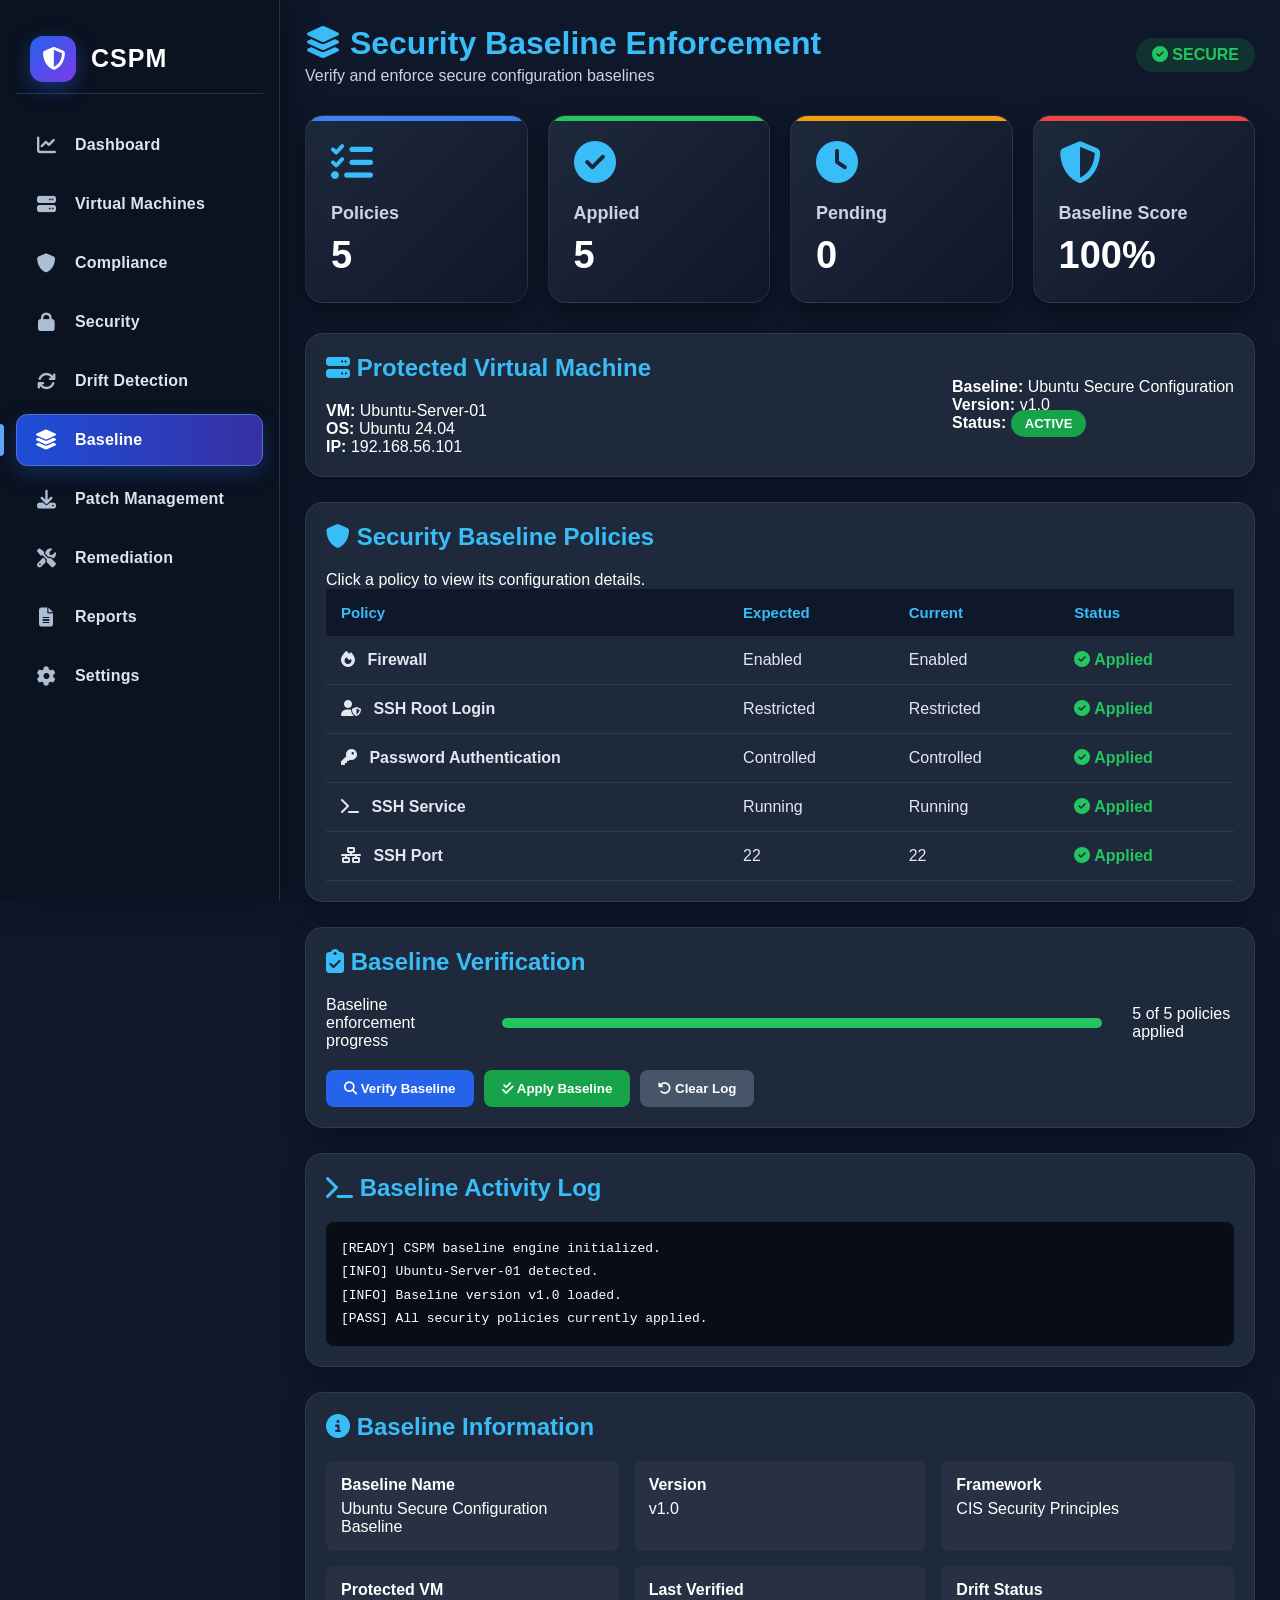
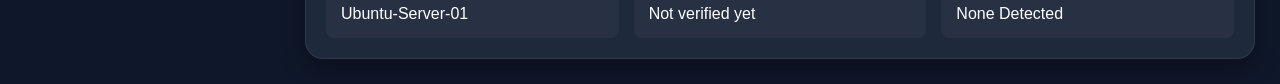
<file: sem5-project/dashboard/baseline.html>
<!DOCTYPE html>
<html lang="en">

<head>
<meta charset="UTF-8">
<meta name="viewport" content="width=device-width, initial-scale=1.0">

<title>Security Baseline Enforcement</title>

<link rel="stylesheet" href="css/style.css">
<link rel="stylesheet" href="css/sidebar.css">
<link rel="stylesheet" href="css/cards.css">
<link rel="stylesheet" href="css/tables.css">
<link rel="stylesheet" href="css/animations.css">
<link rel="stylesheet" href="css/responsive.css">

<link rel="stylesheet"
href="https://cdnjs.cloudflare.com/ajax/libs/font-awesome/6.7.2/css/all.min.css">

<style>

.baseline-header {
    display:flex;
    justify-content:space-between;
    align-items:center;
    gap:20px;
    flex-wrap:wrap;
}

.baseline-status {
    padding:8px 16px;
    border-radius:20px;
    background:rgba(34,197,94,.15);
    color:#22c55e;
    font-weight:bold;
}

.policy-row {
    cursor:pointer;
    transition:.2s;
}

.policy-row:hover {
    background:rgba(255,255,255,.04);
}

.policy-name {
    font-weight:bold;
}

.policy-name i {
    margin-right:8px;
}

.status-applied {
    color:#22c55e;
    font-weight:bold;
}

.status-pending {
    color:#f59e0b;
    font-weight:bold;
}

.status-failed {
    color:#ef4444;
    font-weight:bold;
}

.action-buttons {
    display:flex;
    gap:10px;
    flex-wrap:wrap;
    margin-top:20px;
}

.action-btn {
    border:none;
    padding:11px 18px;
    border-radius:8px;
    cursor:pointer;
    font-weight:bold;
    transition:.2s;
}

.action-btn:hover {
    transform:translateY(-2px);
}

.verify-btn {
    background:#2563eb;
    color:white;
}

.apply-btn {
    background:#16a34a;
    color:white;
}

.reset-btn {
    background:#475569;
    color:white;
}

.details-box {
    display:none;
    margin-top:20px;
    padding:20px;
    border-radius:10px;
    background:rgba(255,255,255,.04);
    border:1px solid rgba(255,255,255,.08);
}

.details-box.show {
    display:block;
}

.detail-grid {
    display:grid;
    grid-template-columns:repeat(3,1fr);
    gap:15px;
    margin-top:15px;
}

.detail-item {
    padding:15px;
    border-radius:8px;
    background:rgba(255,255,255,.04);
}

.detail-item strong {
    display:block;
    margin-bottom:6px;
}

.progress-container {
    margin-top:20px;
}

.progress-bar {
    width:100%;
    height:10px;
    background:rgba(255,255,255,.1);
    border-radius:10px;
    overflow:hidden;
}

.progress-fill {
    width:100%;
    height:100%;
    background:#22c55e;
    transition:width .5s;
}

.log-box {
    max-height:180px;
    overflow:auto;
    padding:15px;
    background:#080d16;
    border-radius:8px;
    font-family:monospace;
    font-size:13px;
    line-height:1.8;
}

.modal {
    display:none;
    position:fixed;
    inset:0;
    background:rgba(0,0,0,.65);
    align-items:center;
    justify-content:center;
    z-index:9999;
}

.modal.show {
    display:flex;
}

.modal-content {
    width:min(600px,90%);
    padding:25px;
    border-radius:12px;
    background:#111827;
    box-shadow:0 20px 60px rgba(0,0,0,.5);
}

.close-modal {
    float:right;
    cursor:pointer;
    font-size:22px;
}

@media(max-width:800px) {
    .detail-grid {
        grid-template-columns:1fr;
    }
}

</style>

</head>

<body>

<!-- SIDEBAR -->

<aside class="sidebar">

<div class="logo">
<i class="fa-solid fa-shield-halved"></i>
<h2>CSPM</h2>
</div>

<ul>

<li>
<a href="index.html">
<i class="fa-solid fa-chart-line"></i>
Dashboard
</a>
</li>

<li>
<a href="vm.html">
<i class="fa-solid fa-server"></i>
Virtual Machines
</a>
</li>

<li>
<a href="compliance.html">
<i class="fa-solid fa-shield"></i>
Compliance
</a>
</li>

<li>
<a href="security.html">
<i class="fa-solid fa-lock"></i>
Security
</a>
</li>

<li>
<a href="drift.html">
<i class="fa-solid fa-arrows-rotate"></i>
Drift Detection
</a>
</li>

<li class="active">
<a href="baseline.html">
<i class="fa-solid fa-layer-group"></i>
Baseline
</a>
</li>

<li>
<a href="patch.html">
<i class="fa-solid fa-download"></i>
Patch Management
</a>
</li>

<li>
<a href="remediation.html">
<i class="fa-solid fa-screwdriver-wrench"></i>
Remediation
</a>
</li>

<li>
<a href="reports.html">
<i class="fa-solid fa-file-lines"></i>
Reports
</a>
</li>

<li>
<a href="settings.html">
<i class="fa-solid fa-gear"></i>
Settings
</a>
</li>

</ul>

</aside>


<!-- MAIN -->

<main class="content">

<header class="header">

<div>

<h1>
<i class="fa-solid fa-layer-group"></i>
Security Baseline Enforcement
</h1>

<p>
Verify and enforce secure configuration baselines
</p>

</div>

<div class="baseline-status" id="overallStatus">
<i class="fa-solid fa-circle-check"></i>
SECURE
</div>

</header>


<!-- SUMMARY CARDS -->

<section class="cards">

<div class="card">

<i class="fa-solid fa-list-check"></i>

<h3>Policies</h3>

<h1 id="policyCount">5</h1>

</div>


<div class="card">

<i class="fa-solid fa-circle-check"></i>

<h3>Applied</h3>

<h1 id="appliedCount">5</h1>

</div>


<div class="card">

<i class="fa-solid fa-clock"></i>

<h3>Pending</h3>

<h1 id="pendingCount">0</h1>

</div>


<div class="card">

<i class="fa-solid fa-shield-halved"></i>

<h3>Baseline Score</h3>

<h1 id="baselineScore">100%</h1>

</div>

</section>


<!-- VM -->

<div class="panel">

<div class="baseline-header">

<div>

<h2>
<i class="fa-solid fa-server"></i>
Protected Virtual Machine
</h2>

<p>
<b>VM:</b> Ubuntu-Server-01
</p>

<p>
<b>OS:</b> Ubuntu 24.04
</p>

<p>
<b>IP:</b> 192.168.56.101
</p>

</div>

<div>

<p>
<b>Baseline:</b> Ubuntu Secure Configuration
</p>

<p>
<b>Version:</b> v1.0
</p>

<p>
<b>Status:</b>
<span class="badge pass" id="vmBaselineStatus">
ACTIVE
</span>
</p>

</div>

</div>

</div>


<!-- POLICIES -->

<div class="panel">

<h2>
<i class="fa-solid fa-shield"></i>
Security Baseline Policies
</h2>

<p>
Click a policy to view its configuration details.
</p>

<table>

<thead>

<tr>
<th>Policy</th>
<th>Expected</th>
<th>Current</th>
<th>Status</th>
</tr>

</thead>

<tbody>

<tr class="policy-row" onclick="showPolicy('Firewall')">

<td class="policy-name">
<i class="fa-solid fa-fire"></i>
Firewall
</td>

<td>Enabled</td>
<td id="firewallCurrent">Enabled</td>

<td>
<span class="status-applied">
<i class="fa-solid fa-circle-check"></i>
Applied
</span>
</td>

</tr>


<tr class="policy-row" onclick="showPolicy('SSH Root Login')">

<td class="policy-name">
<i class="fa-solid fa-user-shield"></i>
SSH Root Login
</td>

<td>Restricted</td>
<td id="sshRootCurrent">Restricted</td>

<td>
<span class="status-applied">
<i class="fa-solid fa-circle-check"></i>
Applied
</span>
</td>

</tr>


<tr class="policy-row" onclick="showPolicy('Password Authentication')">

<td class="policy-name">
<i class="fa-solid fa-key"></i>
Password Authentication
</td>

<td>Controlled</td>
<td id="passwordCurrent">Controlled</td>

<td>
<span class="status-applied">
<i class="fa-solid fa-circle-check"></i>
Applied
</span>
</td>

</tr>


<tr class="policy-row" onclick="showPolicy('SSH Service')">

<td class="policy-name">
<i class="fa-solid fa-terminal"></i>
SSH Service
</td>

<td>Running</td>
<td id="sshServiceCurrent">Running</td>

<td>
<span class="status-applied">
<i class="fa-solid fa-circle-check"></i>
Applied
</span>
</td>

</tr>


<tr class="policy-row" onclick="showPolicy('SSH Port')">

<td class="policy-name">
<i class="fa-solid fa-network-wired"></i>
SSH Port
</td>

<td>22</td>
<td id="sshPortCurrent">22</td>

<td>
<span class="status-applied">
<i class="fa-solid fa-circle-check"></i>
Applied
</span>
</td>

</tr>

</tbody>

</table>


<!-- POLICY DETAILS -->

<div class="details-box" id="policyDetails">

<h3 id="detailTitle">
Policy Details
</h3>

<div class="detail-grid">

<div class="detail-item">

<strong>Expected Configuration</strong>

<span id="detailExpected">-</span>

</div>

<div class="detail-item">

<strong>Current Configuration</strong>

<span id="detailCurrent">-</span>

</div>

<div class="detail-item">

<strong>Security Status</strong>

<span id="detailStatus">-</span>

</div>

</div>

</div>

</div>


<!-- SUMMARY -->

<div class="panel">

<h2>
<i class="fa-solid fa-clipboard-check"></i>
Baseline Verification
</h2>

<div class="progress-container">

<p>
Baseline enforcement progress
</p>

<div class="progress-bar">

<div
class="progress-fill"
id="progressFill">
</div>

</div>

<p id="progressText">
5 of 5 policies applied
</p>

</div>

<div class="action-buttons">

<button
class="action-btn verify-btn"
onclick="verifyBaseline()">

<i class="fa-solid fa-magnifying-glass"></i>
Verify Baseline

</button>


<button
class="action-btn apply-btn"
onclick="applyBaseline()">

<i class="fa-solid fa-check-double"></i>
Apply Baseline

</button>


<button
class="action-btn reset-btn"
onclick="clearLog()">

<i class="fa-solid fa-rotate-left"></i>
Clear Log

</button>

</div>

</div>


<!-- EXECUTION LOG -->

<div class="panel">

<h2>
<i class="fa-solid fa-terminal"></i>
Baseline Activity Log
</h2>

<div class="log-box" id="activityLog">

[READY] CSPM baseline engine initialized.<br>

[INFO] Ubuntu-Server-01 detected.<br>

[INFO] Baseline version v1.0 loaded.<br>

[PASS] All security policies currently applied.

</div>

</div>


<!-- BASELINE INFORMATION -->

<div class="panel">

<h2>
<i class="fa-solid fa-circle-info"></i>
Baseline Information
</h2>

<div class="detail-grid">

<div class="detail-item">

<strong>Baseline Name</strong>

Ubuntu Secure Configuration Baseline

</div>

<div class="detail-item">

<strong>Version</strong>

v1.0

</div>

<div class="detail-item">

<strong>Framework</strong>

CIS Security Principles

</div>

<div class="detail-item">

<strong>Protected VM</strong>

Ubuntu-Server-01

</div>

<div class="detail-item">

<strong>Last Verified</strong>

<span id="lastVerified">
Not verified yet
</span>

</div>

<div class="detail-item">

<strong>Drift Status</strong>

<span id="driftStatus">
None Detected
</span>

</div>

</div>

</div>

</main>


<!-- POLICY MODAL -->

<div class="modal" id="policyModal">

<div class="modal-content">

<span
class="close-modal"
onclick="closeModal()">
&times;
</span>

<h2 id="modalTitle">
Policy
</h2>

<p id="modalDescription">
Policy details
</p>

<button
class="action-btn verify-btn"
onclick="closeModal()">

Close

</button>

</div>

</div>


<script>

const policies = {

"Firewall": {
expected:"Enabled",
current:"Enabled",
description:"The host firewall must remain enabled to protect the virtual machine from unauthorized network access."
},

"SSH Root Login": {
expected:"Restricted",
current:"Restricted",
description:"Direct SSH root access is restricted according to the approved security baseline."
},

"Password Authentication": {
expected:"Controlled",
current:"Controlled",
description:"SSH password authentication must follow the approved security configuration."
},

"SSH Service": {
expected:"Running",
current:"Running",
description:"The SSH service is monitored and must remain available for approved administration."
},

"SSH Port": {
expected:"22",
current:"22",
description:"SSH is configured to use the approved port 22."
}

};


function showPolicy(name) {

const policy = policies[name];

document.getElementById("detailTitle").innerText =
name + " Details";

document.getElementById("detailExpected").innerText =
policy.expected;

document.getElementById("detailCurrent").innerText =
policy.current;

document.getElementById("detailStatus").innerHTML =
'<span class="status-applied">APPLIED</span>';

document.getElementById("policyDetails")
.classList.add("show");

document.getElementById("modalTitle").innerText =
name;

document.getElementById("modalDescription").innerText =
policy.description;

document.getElementById("policyModal")
.classList.add("show");

}


function closeModal() {

document.getElementById("policyModal")
.classList.remove("show");

}


function addLog(message) {

const log =
document.getElementById("activityLog");

const time =
new Date().toLocaleTimeString();

log.innerHTML +=
"<br>[" + time + "] " + message;

log.scrollTop = log.scrollHeight;

}


function verifyBaseline() {

addLog("INFO: Starting baseline verification...");

const progress =
document.getElementById("progressFill");

progress.style.width = "20%";

setTimeout(() => {

addLog("CHECK: Firewall configuration verified.");
progress.style.width = "40%";

},500);

setTimeout(() => {

addLog("CHECK: SSH root login configuration verified.");
progress.style.width = "60%";

},1000);

setTimeout(() => {

addLog("CHECK: Password authentication verified.");
progress.style.width = "80%";

},1500);

setTimeout(() => {

addLog("CHECK: SSH service and port verified.");
progress.style.width = "100%";

document.getElementById("lastVerified")
.innerText =
new Date().toLocaleString();

document.getElementById("driftStatus")
.innerText =
"None Detected";

addLog("PASS: Baseline verification completed.");

document.getElementById("overallStatus")
.innerHTML =
'<i class="fa-solid fa-circle-check"></i> SECURE';

},2000);

}


function applyBaseline() {

addLog("INFO: Applying approved security baseline...");

document.getElementById("progressFill")
.style.width = "20%";

setTimeout(() => {

addLog("APPLY: Firewall policy enforced.");
document.getElementById("progressFill")
.style.width = "40%";

},500);

setTimeout(() => {

addLog("APPLY: SSH root login restriction enforced.");
document.getElementById("progressFill")
.style.width = "60%";

},1000);

setTimeout(() => {

addLog("APPLY: Password authentication policy enforced.");
document.getElementById("progressFill")
.style.width = "80%";

},1500);

setTimeout(() => {

addLog("APPLY: SSH service and port policy verified.");
document.getElementById("progressFill")
.style.width = "100%";

document.getElementById("appliedCount")
.innerText = "5";

document.getElementById("pendingCount")
.innerText = "0";

document.getElementById("baselineScore")
.innerText = "100%";

document.getElementById("progressText")
.innerText =
"5 of 5 policies applied";

document.getElementById("lastVerified")
.innerText =
new Date().toLocaleString();

addLog("SUCCESS: Security baseline successfully applied.");

document.getElementById("overallStatus")
.innerHTML =
'<i class="fa-solid fa-circle-check"></i> SECURE';

},2000);

}


function clearLog() {

document.getElementById("activityLog").innerHTML =
"[READY] Activity log cleared.<br>[INFO] CSPM baseline engine ready.";

}


window.onclick = function(event) {

const modal =
document.getElementById("policyModal");

if(event.target === modal) {

closeModal();

}

};

</script>

</body>
</html>
</file>
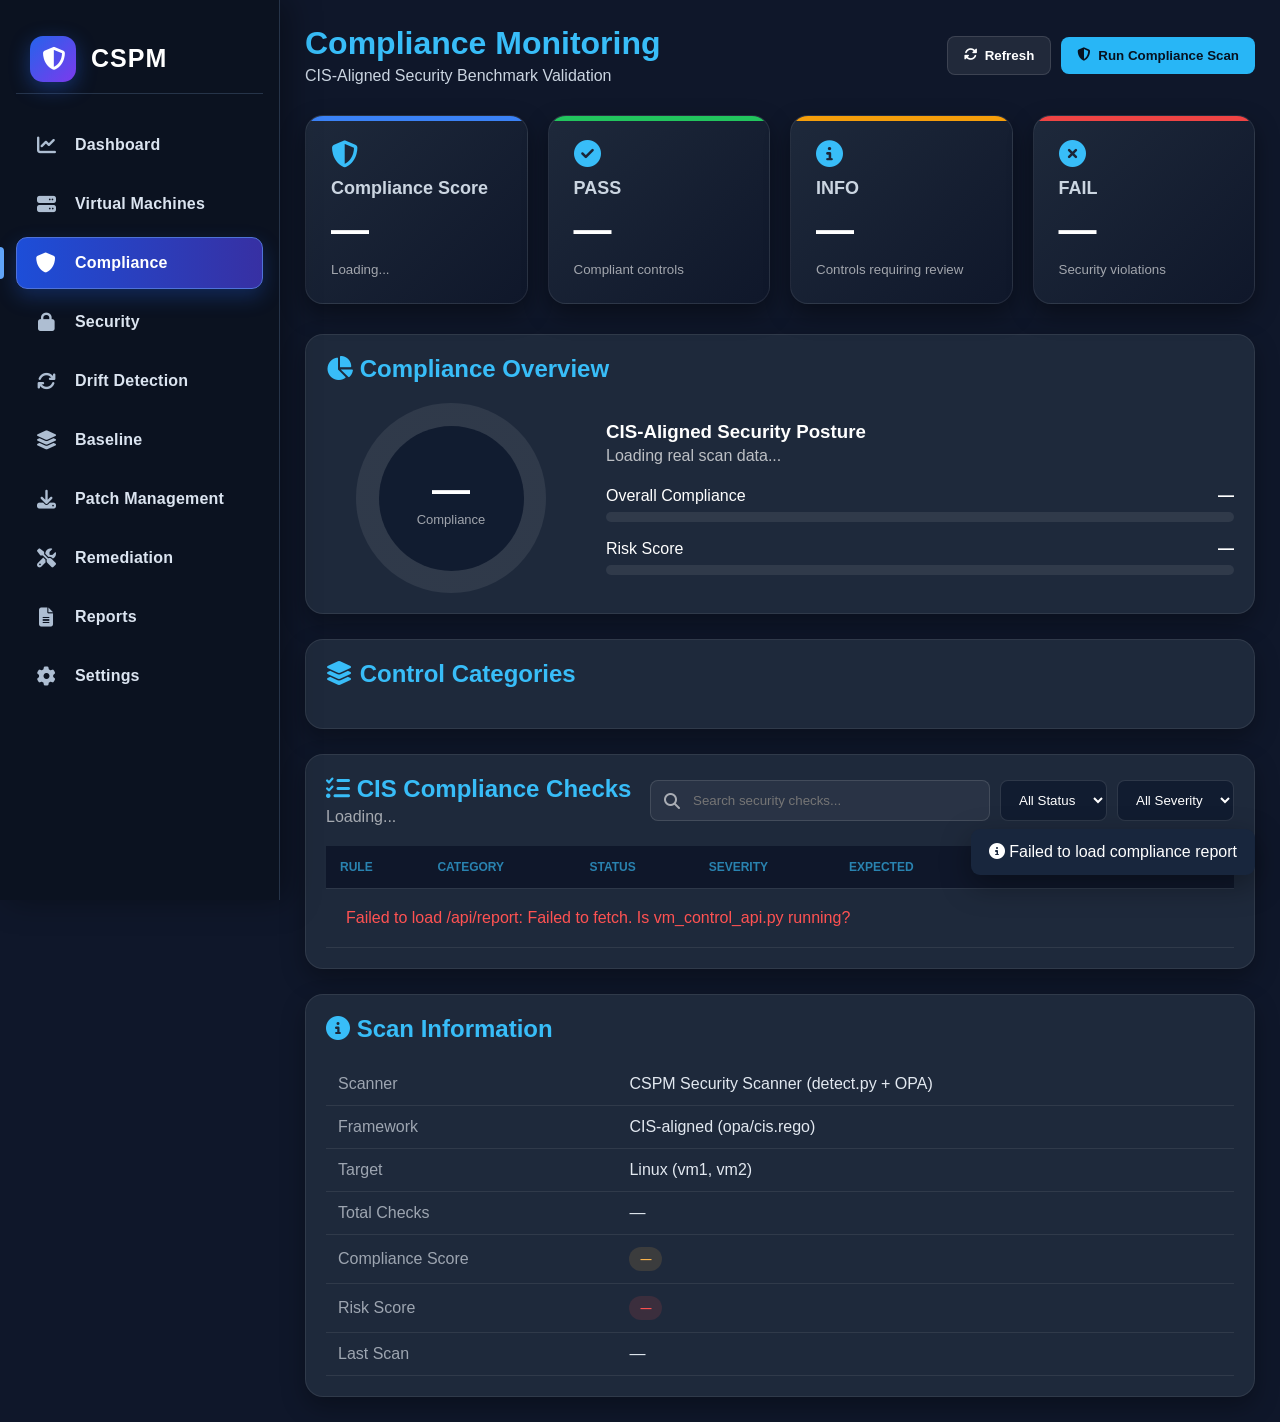
<file: sem5-project/dashboard/compliance.html>
<!DOCTYPE html>
<html lang="en">

<head>

<meta charset="UTF-8">
<meta name="viewport" content="width=device-width, initial-scale=1.0">

<title>CSPM Compliance | Advanced Private Cloud CSPM</title>

<link rel="stylesheet" href="css/style.css">
<link rel="stylesheet" href="css/sidebar.css">
<link rel="stylesheet" href="css/cards.css">
<link rel="stylesheet" href="css/tables.css">
<link rel="stylesheet" href="css/animations.css">
<link rel="stylesheet" href="css/responsive.css">

<link rel="stylesheet"
href="https://cdnjs.cloudflare.com/ajax/libs/font-awesome/6.7.2/css/all.min.css">

<style>

.page-header-actions {
    display: flex;
    gap: 10px;
    align-items: center;
    flex-wrap: wrap;
}

.action-btn {
    border: none;
    padding: 11px 16px;
    border-radius: 8px;
    cursor: pointer;
    font-weight: 600;
    color: white;
    display: inline-flex;
    align-items: center;
    gap: 8px;
    transition: 0.2s ease;
}

.action-btn:hover {
    transform: translateY(-2px);
}

.primary-btn {
    background: #28b6f6;
    color: #07111f;
}

.secondary-btn {
    background: rgba(255,255,255,0.08);
    border: 1px solid rgba(255,255,255,0.12);
}

.compliance-card {
    position: relative;
    overflow: hidden;
}

.compliance-card i {
    font-size: 27px;
    margin-bottom: 10px;
}

.compliance-card h1 {
    margin: 8px 0;
}

.compliance-card small {
    opacity: 0.6;
}

.score-container {
    display: grid;
    grid-template-columns: 250px 1fr;
    gap: 30px;
    align-items: center;
}

.score-circle {
    width: 190px;
    height: 190px;
    border-radius: 50%;
    margin: auto;
    background: conic-gradient(rgba(255,255,255,0.08) 0deg, rgba(255,255,255,0.08) 360deg);
    display: flex;
    align-items: center;
    justify-content: center;
    transition: background 0.4s ease;
}

.score-inner {
    width: 145px;
    height: 145px;
    border-radius: 50%;
    background: #111c30;
    display: flex;
    flex-direction: column;
    align-items: center;
    justify-content: center;
}

.score-inner h1 {
    margin: 0;
    font-size: 38px;
}

.score-inner span {
    opacity: 0.6;
    font-size: 13px;
}

.score-details h3 {
    margin-top: 0;
}

.score-bar-container {
    margin-top: 18px;
}

.score-bar-label {
    display: flex;
    justify-content: space-between;
    margin-bottom: 7px;
}

.score-bar {
    height: 10px;
    border-radius: 10px;
    background: rgba(255,255,255,0.08);
    overflow: hidden;
}

.score-bar-fill {
    height: 100%;
    width: 0%;
    background: #20d47b;
    border-radius: 10px;
    transition: width 0.4s ease;
}

.compliance-toolbar {
    display: flex;
    justify-content: space-between;
    align-items: center;
    gap: 15px;
    flex-wrap: wrap;
    margin-bottom: 20px;
}

.search-container {
    position: relative;
    width: 340px;
    max-width: 100%;
}

.search-container i {
    position: absolute;
    left: 14px;
    top: 50%;
    transform: translateY(-50%);
    opacity: 0.6;
}

.search-container input {
    width: 100%;
    box-sizing: border-box;
    padding: 12px 15px 12px 42px;
    border-radius: 8px;
    border: 1px solid rgba(255,255,255,0.12);
    background: rgba(255,255,255,0.05);
    color: white;
    outline: none;
}

.search-container input:focus {
    border-color: #28b6f6;
}

.filters {
    display: flex;
    gap: 10px;
    flex-wrap: wrap;
}

.filters select {
    padding: 11px 14px;
    border-radius: 8px;
    background: #111c30;
    color: white;
    border: 1px solid rgba(255,255,255,0.12);
}

.compliance-table {
    width: 100%;
    border-collapse: collapse;
}

.compliance-table th {
    padding: 14px;
    text-align: left;
    font-size: 12px;
    text-transform: uppercase;
    opacity: 0.65;
}

.compliance-table td {
    padding: 15px 14px;
    border-top: 1px solid rgba(255,255,255,0.07);
    vertical-align: middle;
}

.compliance-table tbody tr {
    transition: 0.2s ease;
}

.compliance-table tbody tr:hover {
    background: rgba(40,182,246,0.05);
}

.rule-id {
    font-size: 11px;
    opacity: 0.55;
    display: block;
    margin-top: 4px;
}

.rule-name {
    font-weight: 700;
}

.badge {
    padding: 6px 11px;
    border-radius: 20px;
    font-size: 11px;
    font-weight: 700;
    display: inline-block;
}

.badge.pass {
    color: #20d47b;
    background: rgba(32,212,123,0.13);
}

.badge.fail {
    color: #ff5252;
    background: rgba(255,82,82,0.13);
}

.badge.info {
    color: #40bdf5;
    background: rgba(64,189,245,0.13);
}

.badge.warning {
    color: #ffb74d;
    background: rgba(255,183,77,0.13);
}

.badge.high {
    color: #ff5252;
    background: rgba(255,82,82,0.10);
}

.badge.medium {
    color: #ffb74d;
    background: rgba(255,183,77,0.10);
}

.badge.low {
    color: #40bdf5;
    background: rgba(64,189,245,0.10);
}

.details-btn {
    border: 1px solid rgba(255,255,255,0.12);
    background: rgba(255,255,255,0.05);
    color: white;
    padding: 8px 12px;
    border-radius: 6px;
    cursor: pointer;
}

.details-btn:hover {
    border-color: #28b6f6;
}

.rule-details {
    display: none;
}

.rule-details.show {
    display: table-row;
}

.rule-details td {
    background: rgba(255,255,255,0.025);
    padding: 20px;
}

.detail-box {
    display: grid;
    grid-template-columns: repeat(2, 1fr);
    gap: 15px;
}

.detail-item {
    padding: 14px;
    border-radius: 8px;
    background: rgba(255,255,255,0.04);
}

.detail-item h4 {
    margin: 0 0 7px;
    opacity: 0.6;
    font-size: 12px;
    text-transform: uppercase;
}

.detail-item p {
    margin: 0;
    line-height: 1.5;
}

.category-grid {
    display: grid;
    grid-template-columns: repeat(4, 1fr);
    gap: 15px;
    margin-top: 20px;
}

.category-card {
    padding: 18px;
    border-radius: 10px;
    background: rgba(255,255,255,0.045);
    border: 1px solid rgba(255,255,255,0.06);
}

.category-card h3 {
    margin: 0 0 10px;
}

.category-card p {
    margin: 0;
    opacity: 0.7;
}

.category-count {
    font-size: 24px;
    font-weight: bold;
}

.empty-state {
    display: none;
    text-align: center;
    padding: 35px;
    opacity: 0.65;
}

.empty-state i {
    font-size: 35px;
    margin-bottom: 10px;
}

#toast {
    position: fixed;
    right: 25px;
    bottom: 25px;
    background: #18263d;
    color: white;
    padding: 14px 18px;
    border-radius: 9px;
    box-shadow: 0 10px 30px rgba(0,0,0,0.35);
    display: none;
    z-index: 9999;
}

#toast.show {
    display: block;
    animation: toastIn 0.3s ease;
}

@keyframes toastIn {
    from { transform: translateY(20px); opacity: 0; }
    to { transform: translateY(0); opacity: 1; }
}

@media(max-width: 1000px) {
    .score-container { grid-template-columns: 1fr; }
    .category-grid { grid-template-columns: repeat(2, 1fr); }
}

@media(max-width: 700px) {
    .category-grid { grid-template-columns: 1fr; }
    .detail-box { grid-template-columns: 1fr; }
    .compliance-table { min-width: 950px; }
    .panel { overflow-x: auto; }
}

</style>

</head>


<body>


<aside class="sidebar">
<div class="logo">
<i class="fa-solid fa-shield-halved"></i>
<h2>CSPM</h2>
</div>
<ul>
<li><a href="index.html"><i class="fa-solid fa-chart-line"></i> Dashboard</a></li>
<li><a href="vm.html"><i class="fa-solid fa-server"></i> Virtual Machines</a></li>
<li class="active"><a href="compliance.html"><i class="fa-solid fa-shield"></i> Compliance</a></li>
<li><a href="security.html"><i class="fa-solid fa-lock"></i> Security</a></li>
<li><a href="drift.html"><i class="fa-solid fa-arrows-rotate"></i> Drift Detection</a></li>
<li><a href="baseline.html"><i class="fa-solid fa-layer-group"></i> Baseline</a></li>
<li><a href="patch.html"><i class="fa-solid fa-download"></i> Patch Management</a></li>
<li><a href="remediation.html"><i class="fa-solid fa-screwdriver-wrench"></i> Remediation</a></li>
<li><a href="reports.html"><i class="fa-solid fa-file-lines"></i> Reports</a></li>
<li><a href="settings.html"><i class="fa-solid fa-gear"></i> Settings</a></li>
</ul>
</aside>


<main class="content">

<header class="header">
<div>
<h1>Compliance Monitoring</h1>
<p>CIS-Aligned Security Benchmark Validation</p>
</div>

<div class="page-header-actions">
<button class="action-btn secondary-btn" onclick="refreshCompliance()">
<i class="fa-solid fa-rotate"></i> Refresh
</button>
<button class="action-btn primary-btn" onclick="runComplianceScan()">
<i class="fa-solid fa-shield-halved"></i> Run Compliance Scan
</button>
</div>
</header>


<!-- SUMMARY CARDS (values filled by compliance.js) -->
<section class="cards">

<div class="card compliance-card">
<i class="fa-solid fa-shield-halved"></i>
<h3>Compliance Score</h3>
<h1 id="complianceScore">—</h1>
<small id="complianceScoreSub">Loading...</small>
</div>

<div class="card compliance-card">
<i class="fa-solid fa-circle-check"></i>
<h3>PASS</h3>
<h1 id="passCount">—</h1>
<small>Compliant controls</small>
</div>

<div class="card compliance-card">
<i class="fa-solid fa-circle-info"></i>
<h3>INFO</h3>
<h1 id="infoCount">—</h1>
<small>Controls requiring review</small>
</div>

<div class="card compliance-card">
<i class="fa-solid fa-circle-xmark"></i>
<h3>FAIL</h3>
<h1 id="failCount">—</h1>
<small>Security violations</small>
</div>

</section>


<!-- COMPLIANCE OVERVIEW -->
<div class="panel">

<h2><i class="fa-solid fa-chart-pie"></i> Compliance Overview</h2>

<div class="score-container">

<div>
<div class="score-circle">
<div class="score-inner">
<h1>—</h1>
<span>Compliance</span>
</div>
</div>
</div>

<div class="score-details">
<h3>CIS-Aligned Security Posture</h3>
<p id="scoreDescription" style="opacity:0.7; line-height:1.6;">Loading real scan data...</p>

<div class="score-bar-container">
<div class="score-bar-label">
<span>Overall Compliance</span>
<strong id="overallComplianceLabel">—</strong>
</div>
<div class="score-bar">
<div id="overallComplianceBar" class="score-bar-fill"></div>
</div>
</div>

<div class="score-bar-container">
<div class="score-bar-label">
<span>Risk Score</span>
<strong id="riskScoreLabel">—</strong>
</div>
<div class="score-bar">
<div id="riskScoreBar" class="score-bar-fill" style="background:#ff5252;"></div>
</div>
</div>

</div>
</div>
</div>


<!-- CONTROL CATEGORY SUMMARY (built dynamically) -->
<div class="panel">
<h2><i class="fa-solid fa-layer-group"></i> Control Categories</h2>
<div class="category-grid" id="categoryGrid">
<!-- filled by compliance.js -->
</div>
</div>


<!-- COMPLIANCE CHECKS -->
<div class="panel">

<div class="compliance-toolbar">
<div>
<h2 style="margin-bottom:5px;"><i class="fa-solid fa-list-check"></i> CIS Compliance Checks</h2>
<p id="checksSubtitle" style="opacity:0.6; margin-top:0;">Loading...</p>
</div>

<div class="filters">
<div class="search-container">
<i class="fa-solid fa-magnifying-glass"></i>
<input type="text" id="searchInput" placeholder="Search security checks..." onkeyup="filterChecks()">
</div>

<select id="statusFilter" onchange="filterChecks()">
<option value="all">All Status</option>
<option value="PASS">PASS</option>
<option value="FAIL">FAIL</option>
</select>

<select id="severityFilter" onchange="filterChecks()">
<option value="all">All Severity</option>
<option value="HIGH">HIGH</option>
<option value="MEDIUM">MEDIUM</option>
<option value="LOW">LOW</option>
</select>
</div>
</div>

<div style="overflow-x:auto;">
<table class="compliance-table">
<thead>
<tr>
<th>Rule</th>
<th>Category</th>
<th>Status</th>
<th>Severity</th>
<th>Expected</th>
<th>Actual</th>
<th>Details</th>
</tr>
</thead>
<tbody id="complianceTable">
<!-- rows generated live by compliance.js from /api/report -->
</tbody>
</table>

<div id="emptyState" class="empty-state">
<i class="fa-solid fa-magnifying-glass"></i>
<h3>No compliance checks found</h3>
<p>Try changing the search or filters.</p>
</div>

</div>
</div>


<!-- SCAN INFORMATION -->
<div class="panel">
<h2><i class="fa-solid fa-circle-info"></i> Scan Information</h2>
<table class="info-table" style="width:100%; border-collapse:collapse;">
<tr><td style="padding:12px; opacity:0.65;">Scanner</td><td style="padding:12px;">CSPM Security Scanner (detect.py + OPA)</td></tr>
<tr><td style="padding:12px; opacity:0.65;">Framework</td><td style="padding:12px;">CIS-aligned (opa/cis.rego)</td></tr>
<tr><td style="padding:12px; opacity:0.65;">Target</td><td style="padding:12px;">Linux (vm1, vm2)</td></tr>
<tr><td style="padding:12px; opacity:0.65;">Total Checks</td><td style="padding:12px;" id="scanTotalChecks">—</td></tr>
<tr><td style="padding:12px; opacity:0.65;">Compliance Score</td><td style="padding:12px;"><span class="badge warning" id="scanComplianceScore">—</span></td></tr>
<tr><td style="padding:12px; opacity:0.65;">Risk Score</td><td style="padding:12px;"><span class="badge fail" id="scanRiskScore">—</span></td></tr>
<tr><td style="padding:12px; opacity:0.65;">Last Scan</td><td style="padding:12px;" id="scanTimestamp">—</td></tr>
</table>
</div>


</main>


<div id="toast">
<i class="fa-solid fa-circle-info"></i>
<span id="toastMessage">Operation started</span>
</div>


<script>

/* UI-only helpers that stay local to this page.
   Data-fetching and rendering logic lives in compliance.js */

function toggleDetails(id) {
    const row = document.getElementById(id);

    if (!row) {
        console.error("Details row not found:", id);
        return;
    }

    const isOpening = !row.classList.contains("show");
    row.classList.toggle("show", isOpening);
    row.style.display = isOpening ? "table-row" : "none";
}

function filterChecks() {
    const search = document.getElementById("searchInput").value.toLowerCase();
    const status = document.getElementById("statusFilter").value;
    const severity = document.getElementById("severityFilter").value;

    const rows = document.querySelectorAll(".rule-row");
    let visibleCount = 0;

    rows.forEach(row => {
        const rowStatus = row.dataset.status;
        const rowSeverity = row.dataset.severity;
        const rowSearch = row.dataset.search;

        const matchesSearch = rowSearch.includes(search);
        const matchesStatus = status === "all" || rowStatus === status;
        const matchesSeverity = severity === "all" || rowSeverity === severity;

        if (matchesSearch && matchesStatus && matchesSeverity) {
            row.style.display = "";
            visibleCount++;
        } else {
            row.style.display = "none";
        }

        const detailRow = row.nextElementSibling;
        if (detailRow && detailRow.classList.contains("rule-details")) {
            detailRow.style.display = "none";
            detailRow.classList.remove("show");
        }
    });

    const emptyState = document.getElementById("emptyState");
    emptyState.style.display = visibleCount === 0 ? "block" : "none";
}

</script>

<script src="compliance.js"></script>

</body>

</html>
</file>
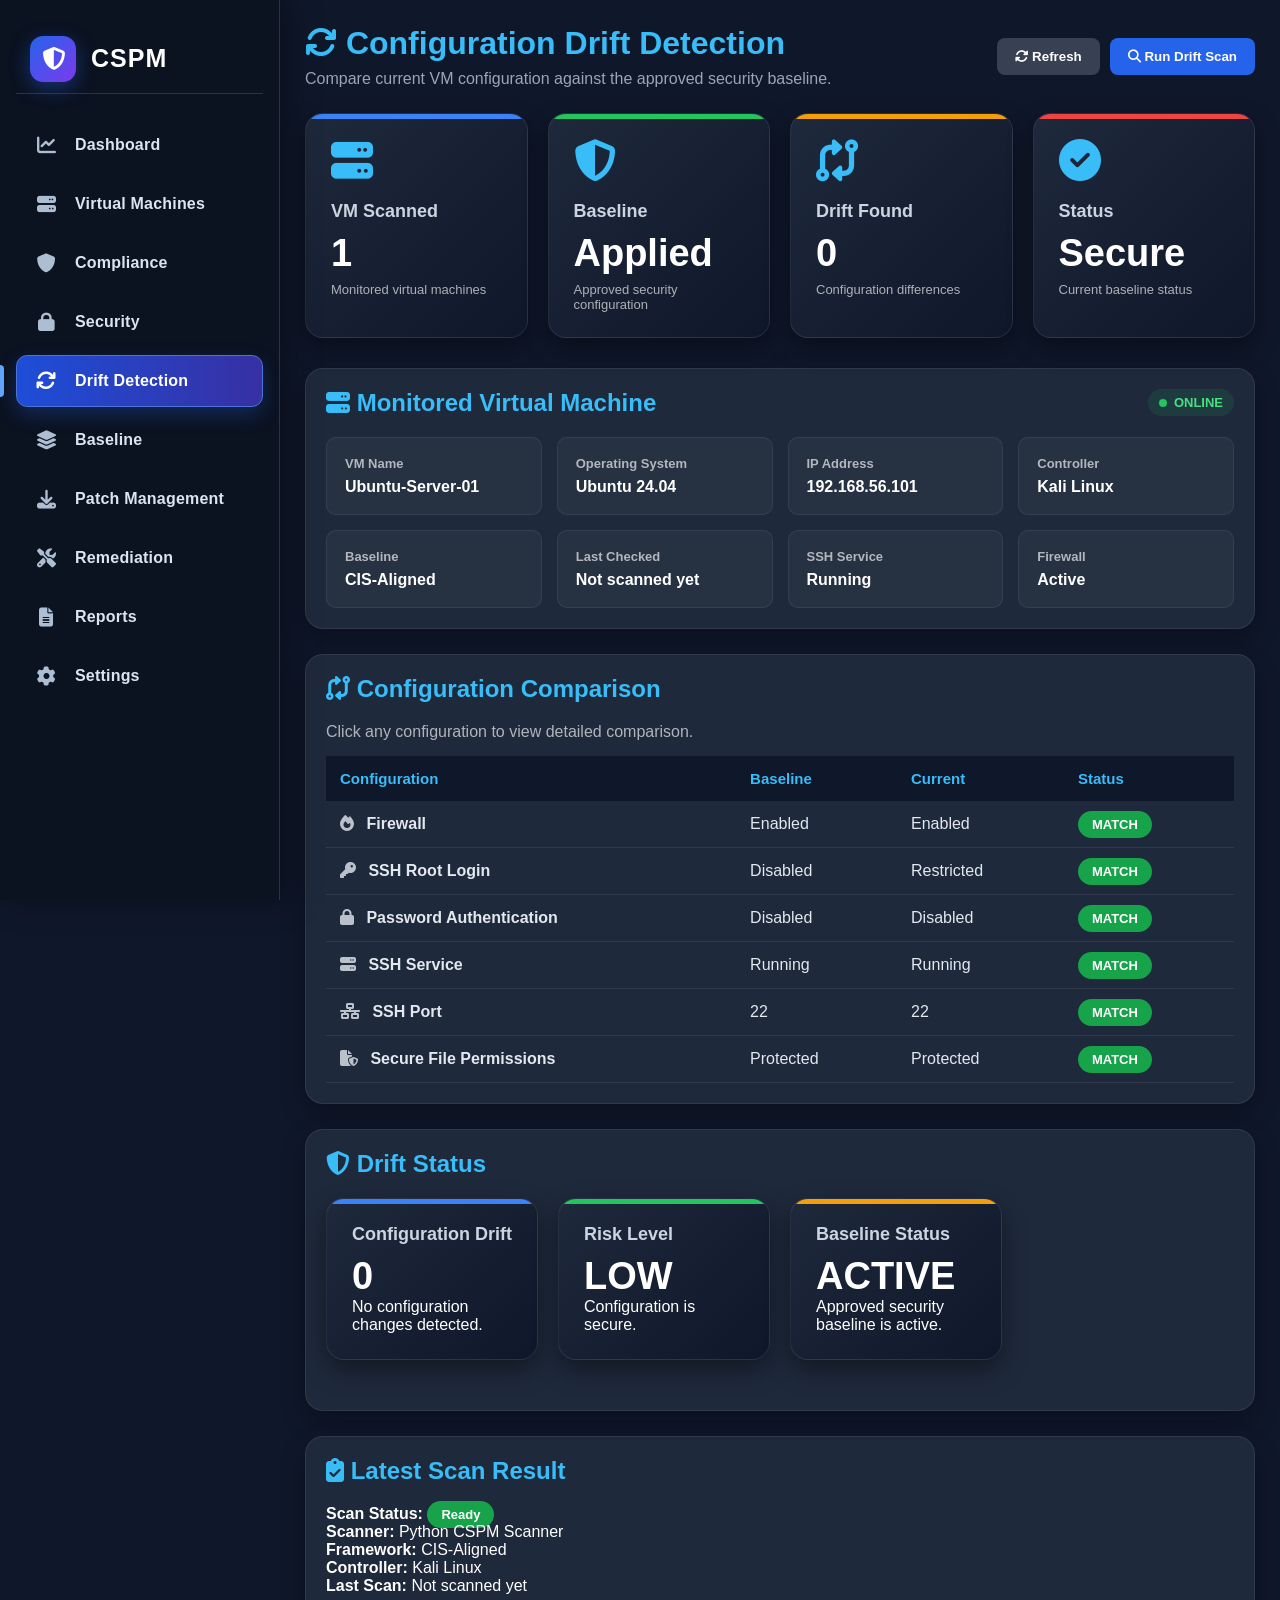
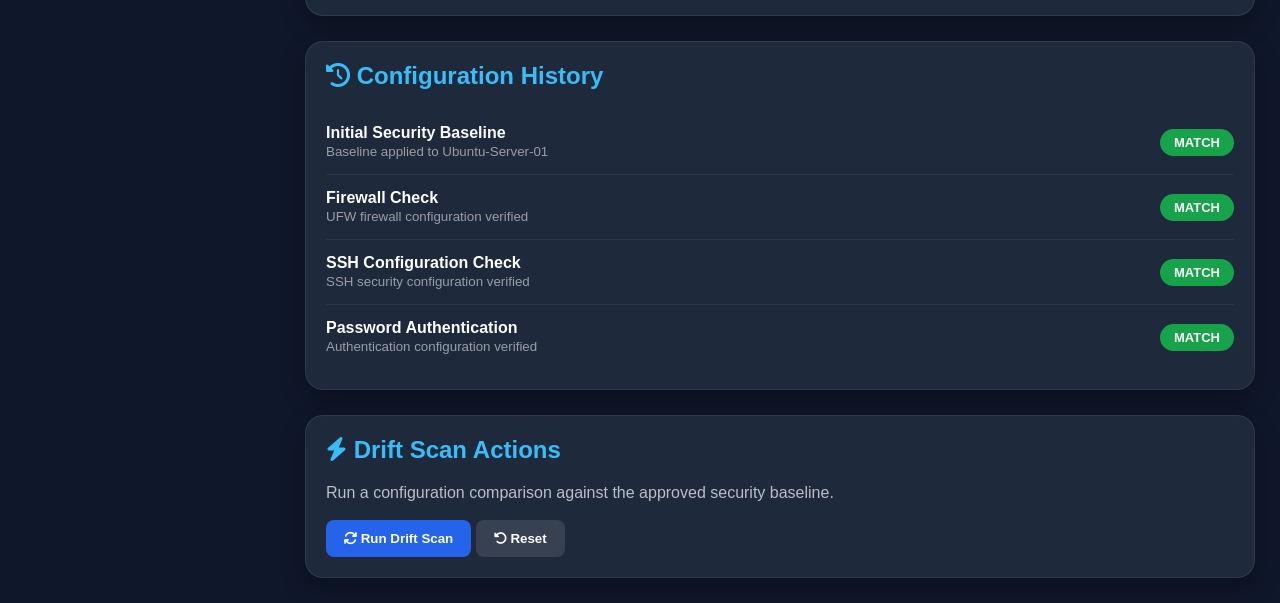
<file: sem5-project/dashboard/drift.html>
<!DOCTYPE html>
<html lang="en">

<head>

<meta charset="UTF-8">
<meta name="viewport" content="width=device-width, initial-scale=1.0">

<title>CSPM - Configuration Drift Detection</title>

<link rel="stylesheet" href="css/style.css">
<link rel="stylesheet" href="css/sidebar.css">
<link rel="stylesheet" href="css/cards.css">
<link rel="stylesheet" href="css/tables.css">
<link rel="stylesheet" href="css/animations.css">
<link rel="stylesheet" href="css/responsive.css">

<link rel="stylesheet"
href="https://cdnjs.cloudflare.com/ajax/libs/font-awesome/6.7.2/css/all.min.css">

<style>

/* =========================================================
   DRIFT PAGE
========================================================= */

.page-header {
    display:flex;
    justify-content:space-between;
    align-items:center;
    gap:20px;
    margin-bottom:25px;
    flex-wrap:wrap;
}

.page-header h1 {
    margin-bottom:8px;
}

.page-header p {
    opacity:.75;
}

/* Header actions */

.header-actions {
    display:flex;
    gap:10px;
    flex-wrap:wrap;
}

.action-btn {
    border:none;
    padding:11px 18px;
    border-radius:8px;
    cursor:pointer;
    font-weight:600;
    transition:.25s;
}

.action-btn:hover {
    transform:translateY(-2px);
}

.scan-btn {
    background:#2563eb;
    color:white;
}

.refresh-btn {
    background:#374151;
    color:white;
}

/* =========================================================
   SUMMARY CARDS
========================================================= */

.summary-card {
    cursor:pointer;
    transition:.25s;
    position:relative;
    overflow:hidden;
}

.summary-card:hover {
    transform:translateY(-4px);
}

.summary-card.selected {
    outline:2px solid #4da6ff;
}

.card-description {
    font-size:13px;
    opacity:.65;
    margin-top:7px;
}

/* =========================================================
   VM PANEL
========================================================= */

.vm-grid {
    display:grid;
    grid-template-columns:repeat(4,1fr);
    gap:15px;
    margin-top:20px;
}

.vm-info {
    padding:18px;
    border-radius:10px;
    background:rgba(255,255,255,.04);
    border:1px solid rgba(255,255,255,.07);
}

.vm-info h4 {
    font-size:13px;
    opacity:.65;
    margin-bottom:7px;
}

.vm-info p {
    font-size:16px;
    font-weight:600;
}

/* =========================================================
   STATUS
========================================================= */

.status-online {
    display:inline-flex;
    align-items:center;
    gap:7px;
    padding:6px 11px;
    border-radius:20px;
    background:rgba(34,197,94,.12);
    color:#4ade80;
    font-size:13px;
    font-weight:bold;
}

.status-online::before {
    content:"";
    width:8px;
    height:8px;
    border-radius:50%;
    background:#22c55e;
}

/* =========================================================
   TABLE
========================================================= */

.drift-table {
    width:100%;
    border-collapse:collapse;
}

.drift-table th,
.drift-table td {
    padding:14px;
    text-align:left;
}

.drift-table tbody tr {
    cursor:pointer;
    transition:.2s;
}

.drift-table tbody tr:hover {
    background:rgba(255,255,255,.04);
}

.config-name {
    font-weight:600;
}

.config-icon {
    margin-right:8px;
    opacity:.8;
}

.status-match {
    color:#4ade80;
}

.status-drift {
    color:#f87171;
}

/* expandable detail */

.detail-row {
    display:none;
}

.detail-row.show {
    display:table-row;
}

.detail-box {
    padding:16px;
    border-radius:8px;
    background:rgba(255,255,255,.035);
    line-height:1.7;
}

.detail-box strong {
    display:inline-block;
    min-width:100px;
}

/* =========================================================
   DRIFT STATUS
========================================================= */

.drift-number {
    font-size:38px;
    font-weight:700;
}

.risk-low {
    color:#4ade80;
}

.risk-medium {
    color:#facc15;
}

.risk-high {
    color:#f87171;
}

/* =========================================================
   PROGRESS
========================================================= */

.scan-progress-container {
    display:none;
    margin-top:20px;
}

.scan-progress-container.show {
    display:block;
}

.progress-bar {
    width:100%;
    height:10px;
    border-radius:10px;
    background:rgba(255,255,255,.08);
    overflow:hidden;
    margin-top:10px;
}

.progress-fill {
    width:0%;
    height:100%;
    border-radius:10px;
    background:#2563eb;
    transition:width .5s ease;
}

.scan-message {
    margin-top:10px;
    font-size:14px;
    opacity:.75;
}

/* =========================================================
   HISTORY
========================================================= */

.history-item {
    display:flex;
    justify-content:space-between;
    align-items:center;
    padding:14px 0;
    border-bottom:1px solid rgba(255,255,255,.06);
}

.history-item:last-child {
    border-bottom:none;
}

.history-left strong {
    display:block;
}

.history-left small {
    opacity:.55;
}

/* =========================================================
   EMPTY / RESULT
========================================================= */

.result-message {
    display:none;
    padding:15px;
    border-radius:8px;
    margin-top:15px;
}

.result-message.show {
    display:block;
}

.result-success {
    background:rgba(34,197,94,.1);
    border:1px solid rgba(34,197,94,.2);
    color:#4ade80;
}

.result-warning {
    background:rgba(250,204,21,.1);
    border:1px solid rgba(250,204,21,.2);
    color:#facc15;
}

/* =========================================================
   RESPONSIVE
========================================================= */

@media(max-width:1000px) {

    .vm-grid {
        grid-template-columns:repeat(2,1fr);
    }

}

@media(max-width:650px) {

    .vm-grid {
        grid-template-columns:1fr;
    }

    .drift-table {
        min-width:700px;
    }

    .panel {
        overflow-x:auto;
    }

}

</style>

</head>


<body>


<!-- =========================================================
     SIDEBAR
========================================================= -->

<aside class="sidebar">

<div class="logo">

<i class="fa-solid fa-shield-halved"></i>

<h2>CSPM</h2>

</div>

<ul>

<li>
<a href="index.html">
<i class="fa-solid fa-chart-line"></i>
Dashboard
</a>
</li>

<li>
<a href="vm.html">
<i class="fa-solid fa-server"></i>
Virtual Machines
</a>
</li>

<li>
<a href="compliance.html">
<i class="fa-solid fa-shield"></i>
Compliance
</a>
</li>

<li>
<a href="security.html">
<i class="fa-solid fa-lock"></i>
Security
</a>
</li>

<li class="active">
<a href="drift.html">
<i class="fa-solid fa-arrows-rotate"></i>
Drift Detection
</a>
</li>

<li>
<a href="baseline.html">
<i class="fa-solid fa-layer-group"></i>
Baseline
</a>
</li>

<li>
<a href="patch.html">
<i class="fa-solid fa-download"></i>
Patch Management
</a>
</li>

<li>
<a href="remediation.html">
<i class="fa-solid fa-screwdriver-wrench"></i>
Remediation
</a>
</li>

<li>
<a href="reports.html">
<i class="fa-solid fa-file-lines"></i>
Reports
</a>
</li>

<li>
<a href="settings.html">
<i class="fa-solid fa-gear"></i>
Settings
</a>
</li>

</ul>

</aside>


<!-- =========================================================
     MAIN CONTENT
========================================================= -->

<main class="content">


<!-- HEADER -->

<header class="header page-header">

<div>

<h1>
<i class="fa-solid fa-arrows-rotate"></i>
Configuration Drift Detection
</h1>

<p>
Compare current VM configuration against the approved security baseline.
</p>

</div>


<div class="header-actions">

<button class="action-btn refresh-btn"
onclick="refreshPage()">

<i class="fa-solid fa-rotate"></i>
Refresh

</button>

<button class="action-btn scan-btn"
onclick="runDriftScan()">

<i class="fa-solid fa-magnifying-glass"></i>
Run Drift Scan

</button>

</div>

</header>


<!-- =========================================================
     SUMMARY CARDS
========================================================= -->

<section class="cards">


<div class="card summary-card"
onclick="showSummary('vm')">

<i class="fa-solid fa-server"></i>

<h3>VM Scanned</h3>

<h1 id="vmCount">1</h1>

<p class="card-description">
Monitored virtual machines
</p>

</div>


<div class="card summary-card"
onclick="showSummary('baseline')">

<i class="fa-solid fa-shield-halved"></i>

<h3>Baseline</h3>

<h1 id="baselineStatus">Applied</h1>

<p class="card-description">
Approved security configuration
</p>

</div>


<div class="card summary-card"
onclick="showSummary('drift')">

<i class="fa-solid fa-code-compare"></i>

<h3>Drift Found</h3>

<h1 id="driftCount">0</h1>

<p class="card-description">
Configuration differences
</p>

</div>


<div class="card summary-card"
onclick="showSummary('status')">

<i class="fa-solid fa-circle-check"></i>

<h3>Status</h3>

<h1 id="overallStatus">Secure</h1>

<p class="card-description">
Current baseline status
</p>

</div>


</section>


<!-- =========================================================
     SCAN PROGRESS
========================================================= -->

<div class="panel scan-progress-container"
id="scanProgress">

<h2>
<i class="fa-solid fa-radar"></i>
Drift Scan in Progress
</h2>

<div class="progress-bar">

<div class="progress-fill"
id="progressFill">
</div>

</div>

<p class="scan-message"
id="scanMessage">

Preparing configuration scan...

</p>

</div>


<!-- =========================================================
     VM INFORMATION
========================================================= -->

<div class="panel"
id="vmPanel">

<h2>

<i class="fa-solid fa-server"></i>

Monitored Virtual Machine

<span class="status-online"
style="float:right;">

ONLINE

</span>

</h2>


<div class="vm-grid">


<div class="vm-info">

<h4>VM Name</h4>

<p>Ubuntu-Server-01</p>

</div>


<div class="vm-info">

<h4>Operating System</h4>

<p>Ubuntu 24.04</p>

</div>


<div class="vm-info">

<h4>IP Address</h4>

<p>192.168.56.101</p>

</div>


<div class="vm-info">

<h4>Controller</h4>

<p>Kali Linux</p>

</div>


<div class="vm-info">

<h4>Baseline</h4>

<p id="vmBaseline">
CIS-Aligned
</p>

</div>


<div class="vm-info">

<h4>Last Checked</h4>

<p id="lastChecked">
Not scanned yet
</p>

</div>


<div class="vm-info">

<h4>SSH Service</h4>

<p>Running</p>

</div>


<div class="vm-info">

<h4>Firewall</h4>

<p>Active</p>

</div>


</div>

</div>


<!-- =========================================================
     CONFIGURATION COMPARISON
========================================================= -->

<div class="panel">

<h2>

<i class="fa-solid fa-code-compare"></i>

Configuration Comparison

</h2>

<p style="opacity:.65;margin-bottom:15px;">
Click any configuration to view detailed comparison.
</p>


<table class="drift-table">

<thead>

<tr>

<th>Configuration</th>

<th>Baseline</th>

<th>Current</th>

<th>Status</th>

</tr>

</thead>


<tbody>


<!-- FIREWALL -->

<tr onclick="toggleDetails('firewallDetail')">

<td class="config-name">

<i class="fa-solid fa-fire config-icon"></i>

Firewall

</td>

<td>Enabled</td>

<td id="firewallCurrent">
Enabled
</td>

<td>
<span class="badge pass"
id="firewallStatus">
MATCH
</span>
</td>

</tr>


<tr class="detail-row"
id="firewallDetail">

<td colspan="4">

<div class="detail-box">

<strong>Baseline:</strong>
UFW firewall enabled
<br>

<strong>Current:</strong>
<span id="firewallDetailCurrent">
UFW firewall active
</span>

<br>

<strong>Result:</strong>
Configuration matches the approved baseline.

</div>

</td>

</tr>


<!-- SSH ROOT -->

<tr onclick="toggleDetails('sshDetail')">

<td class="config-name">

<i class="fa-solid fa-key config-icon"></i>

SSH Root Login

</td>

<td>Disabled</td>

<td id="sshCurrent">
Restricted
</td>

<td>

<span class="badge pass"
id="sshStatus">

MATCH

</span>

</td>

</tr>


<tr class="detail-row"
id="sshDetail">

<td colspan="4">

<div class="detail-box">

<strong>Baseline:</strong>
PermitRootLogin no

<br>

<strong>Current:</strong>
<span id="sshDetailCurrent">
PermitRootLogin restricted
</span>

<br>

<strong>Result:</strong>
Root SSH access is restricted according to baseline.

</div>

</td>

</tr>


<!-- PASSWORD -->

<tr onclick="toggleDetails('passwordDetail')">

<td class="config-name">

<i class="fa-solid fa-lock config-icon"></i>

Password Authentication

</td>

<td>Disabled</td>

<td id="passwordCurrent">
Disabled
</td>

<td>

<span class="badge pass"
id="passwordStatus">

MATCH

</span>

</td>

</tr>


<tr class="detail-row"
id="passwordDetail">

<td colspan="4">

<div class="detail-box">

<strong>Baseline:</strong>
PasswordAuthentication no

<br>

<strong>Current:</strong>
<span id="passwordDetailCurrent">
Password authentication disabled
</span>

<br>

<strong>Result:</strong>
Key-based authentication is enforced.

</div>

</td>

</tr>


<!-- SSH SERVICE -->

<tr onclick="toggleDetails('serviceDetail')">

<td class="config-name">

<i class="fa-solid fa-server config-icon"></i>

SSH Service

</td>

<td>Running</td>

<td>Running</td>

<td>

<span class="badge pass">

MATCH

</span>

</td>

</tr>


<tr class="detail-row"
id="serviceDetail">

<td colspan="4">

<div class="detail-box">

<strong>Baseline:</strong>
SSH service running

<br>

<strong>Current:</strong>
SSH service running

<br>

<strong>Result:</strong>
Service state matches baseline.

</div>

</td>

</tr>


<!-- SSH PORT -->

<tr onclick="toggleDetails('portDetail')">

<td class="config-name">

<i class="fa-solid fa-network-wired config-icon"></i>

SSH Port

</td>

<td>22</td>

<td>22</td>

<td>

<span class="badge pass">

MATCH

</span>

</td>

</tr>


<tr class="detail-row"
id="portDetail">

<td colspan="4">

<div class="detail-box">

<strong>Baseline:</strong>
TCP port 22

<br>

<strong>Current:</strong>
TCP port 22

<br>

<strong>Result:</strong>
SSH is operating on the approved port.

</div>

</td>

</tr>


<!-- FILE PERMISSIONS -->

<tr onclick="toggleDetails('permissionDetail')">

<td class="config-name">

<i class="fa-solid fa-file-shield config-icon"></i>

Secure File Permissions

</td>

<td>Protected</td>

<td>Protected</td>

<td>

<span class="badge pass">

MATCH

</span>

</td>

</tr>


<tr class="detail-row"
id="permissionDetail">

<td colspan="4">

<div class="detail-box">

<strong>Baseline:</strong>
Important system files protected

<br>

<strong>Current:</strong>
Expected permissions detected

<br>

<strong>Result:</strong>
File permission baseline is satisfied.

</div>

</td>

</tr>


</tbody>

</table>

</div>


<!-- =========================================================
     DRIFT STATUS
========================================================= -->

<div class="panel">

<h2>

<i class="fa-solid fa-shield-halved"></i>

Drift Status

</h2>


<div class="cards">


<div class="card">

<h3>
Configuration Drift
</h3>

<h1 class="drift-number"
id="driftNumber">

0

</h1>

<p id="driftDescription">

No configuration changes detected.

</p>

</div>


<div class="card">

<h3>
Risk Level
</h3>

<h1 class="risk-low"
id="riskLevel">

LOW

</h1>

<p id="riskDescription">

Configuration is secure.

</p>

</div>


<div class="card">

<h3>
Baseline Status
</h3>

<h1 id="baselineActive">

ACTIVE

</h1>

<p>

Approved security baseline is active.

</p>

</div>


</div>

</div>


<!-- =========================================================
     SCAN RESULT
========================================================= -->

<div class="panel">

<h2>

<i class="fa-solid fa-clipboard-check"></i>

Latest Scan Result

</h2>


<div id="resultMessage"
class="result-message">

</div>


<p>

<b>Scan Status:</b>

<span class="badge pass"
id="scanStatus">

Ready

</span>

</p>


<p>

<b>Scanner:</b>

Python CSPM Scanner

</p>


<p>

<b>Framework:</b>

CIS-Aligned

</p>


<p>

<b>Controller:</b>

Kali Linux

</p>


<p>

<b>Last Scan:</b>

<span id="resultTime">

Not scanned yet

</span>

</p>

</div>


<!-- =========================================================
     CONFIGURATION HISTORY
========================================================= -->

<div class="panel">

<h2>

<i class="fa-solid fa-clock-rotate-left"></i>

Configuration History

</h2>


<div class="history-item">

<div class="history-left">

<strong>Initial Security Baseline</strong>

<small>Baseline applied to Ubuntu-Server-01</small>

</div>

<span class="badge pass">
MATCH
</span>

</div>


<div class="history-item">

<div class="history-left">

<strong>Firewall Check</strong>

<small>UFW firewall configuration verified</small>

</div>

<span class="badge pass">
MATCH
</span>

</div>


<div class="history-item">

<div class="history-left">

<strong>SSH Configuration Check</strong>

<small>SSH security configuration verified</small>

</div>

<span class="badge pass">
MATCH
</span>

</div>


<div class="history-item">

<div class="history-left">

<strong>Password Authentication</strong>

<small>Authentication configuration verified</small>

</div>

<span class="badge pass">
MATCH
</span>

</div>


</div>


<!-- =========================================================
     ACTION PANEL
========================================================= -->

<div class="panel">

<h2>

<i class="fa-solid fa-bolt"></i>

Drift Scan Actions

</h2>

<p style="opacity:.7;">

Run a configuration comparison against the approved security baseline.

</p>

<br>

<button class="action-btn scan-btn"
onclick="runDriftScan()">

<i class="fa-solid fa-arrows-rotate"></i>

Run Drift Scan

</button>


<button class="action-btn refresh-btn"
onclick="resetScan()">

<i class="fa-solid fa-rotate-left"></i>

Reset

</button>

</div>


</main>


<!-- =========================================================
     JAVASCRIPT
========================================================= -->

<script>

/* =========================================================
   GLOBAL STATE
========================================================= */

let scanning = false;


/* =========================================================
   SUMMARY CARD CLICK
========================================================= */

function showSummary(type) {

    const panels = {
        vm: "vmPanel",
        baseline: "vmPanel",
        drift: "driftNumber",
        status: "resultMessage"
    };

    const target = document.getElementById(panels[type]);

    if (!target) return;

    target.scrollIntoView({
        behavior: "smooth",
        block: "center"
    });

}


/* =========================================================
   EXPAND / COLLAPSE CONFIGURATION
========================================================= */

function toggleDetails(id) {

    const row = document.getElementById(id);

    if (!row) return;

    row.classList.toggle("show");

}


/* =========================================================
   FORMAT DATE
========================================================= */

function getCurrentTime() {

    const now = new Date();

    return now.toLocaleString();

}


/* =========================================================
   RUN DRIFT SCAN
========================================================= */

function runDriftScan() {

    if (scanning) {
        return;
    }

    scanning = true;

    const progressPanel =
        document.getElementById("scanProgress");

    const progress =
        document.getElementById("progressFill");

    const message =
        document.getElementById("scanMessage");

    const result =
        document.getElementById("resultMessage");

    const scanStatus =
        document.getElementById("scanStatus");

    progressPanel.classList.add("show");

    result.className = "result-message";

    progress.style.width = "0%";

    scanStatus.innerHTML = "Scanning";
    scanStatus.className = "badge info";

    const stages = [

        {
            percent: 15,
            text: "Connecting to monitored VM..."
        },

        {
            percent: 30,
            text: "Collecting current configuration..."
        },

        {
            percent: 50,
            text: "Checking firewall configuration..."
        },

        {
            percent: 70,
            text: "Checking SSH security configuration..."
        },

        {
            percent: 85,
            text: "Comparing configuration with baseline..."
        },

        {
            percent: 100,
            text: "Drift analysis completed."
        }

    ];

    let index = 0;

    const interval = setInterval(() => {

        const stage = stages[index];

        progress.style.width =
            stage.percent + "%";

        message.innerHTML =
            stage.text;

        index++;

        if (index >= stages.length) {

            clearInterval(interval);

            setTimeout(() => {

                completeScan();

            }, 500);

        }

    }, 700);

}


/* =========================================================
   COMPLETE SCAN
========================================================= */

function completeScan() {

    scanning = false;

    const progressPanel =
        document.getElementById("scanProgress");

    const scanStatus =
        document.getElementById("scanStatus");

    const result =
        document.getElementById("resultMessage");

    const time =
        getCurrentTime();

    document.getElementById("lastChecked")
        .innerHTML = time;

    document.getElementById("resultTime")
        .innerHTML = time;


    /*
       Current demo baseline result:
       No drift detected.
    */

    document.getElementById("driftCount")
        .innerHTML = "0";

    document.getElementById("driftNumber")
        .innerHTML = "0";

    document.getElementById("overallStatus")
        .innerHTML = "Secure";

    document.getElementById("riskLevel")
        .innerHTML = "LOW";

    document.getElementById("riskLevel")
        .className = "risk-low";

    document.getElementById("driftDescription")
        .innerHTML =
        "No configuration changes detected.";

    document.getElementById("riskDescription")
        .innerHTML =
        "Configuration is secure.";

    document.getElementById("baselineStatus")
        .innerHTML = "Applied";

    document.getElementById("baselineActive")
        .innerHTML = "ACTIVE";


    scanStatus.innerHTML =
        "Completed";

    scanStatus.className =
        "badge pass";


    result.innerHTML =
        "<i class='fa-solid fa-circle-check'></i> " +
        "<strong>Drift scan completed successfully.</strong> " +
        "No configuration drift was detected.";

    result.className =
        "result-message result-success show";


    document.getElementById("firewallStatus")
        .innerHTML = "MATCH";

    document.getElementById("firewallStatus")
        .className = "badge pass";


    document.getElementById("sshStatus")
        .innerHTML = "MATCH";

    document.getElementById("sshStatus")
        .className = "badge pass";


    document.getElementById("passwordStatus")
        .innerHTML = "MATCH";

    document.getElementById("passwordStatus")
        .className = "badge pass";


    progressPanel.classList.remove("show");

}


/* =========================================================
   RESET SCAN
========================================================= */

function resetScan() {

    if (scanning) {
        return;
    }

    document.getElementById("driftCount")
        .innerHTML = "0";

    document.getElementById("driftNumber")
        .innerHTML = "0";

    document.getElementById("overallStatus")
        .innerHTML = "Secure";

    document.getElementById("riskLevel")
        .innerHTML = "LOW";

    document.getElementById("riskLevel")
        .className = "risk-low";

    document.getElementById("baselineStatus")
        .innerHTML = "Applied";

    document.getElementById("baselineActive")
        .innerHTML = "ACTIVE";

    document.getElementById("scanStatus")
        .innerHTML = "Ready";

    document.getElementById("scanStatus")
        .className = "badge info";

    document.getElementById("lastChecked")
        .innerHTML = "Not scanned yet";

    document.getElementById("resultTime")
        .innerHTML = "Not scanned yet";

    document.getElementById("resultMessage")
        .innerHTML = "";

    document.getElementById("resultMessage")
        .className = "result-message";

}


/* =========================================================
   REFRESH
========================================================= */

function refreshPage() {

    const button =
        document.querySelector(".refresh-btn");

    button.innerHTML =
        "<i class='fa-solid fa-spinner fa-spin'></i> Refreshing...";

    setTimeout(() => {

        location.reload();

    }, 700);

}

</script>


</body>

</html>
</file>
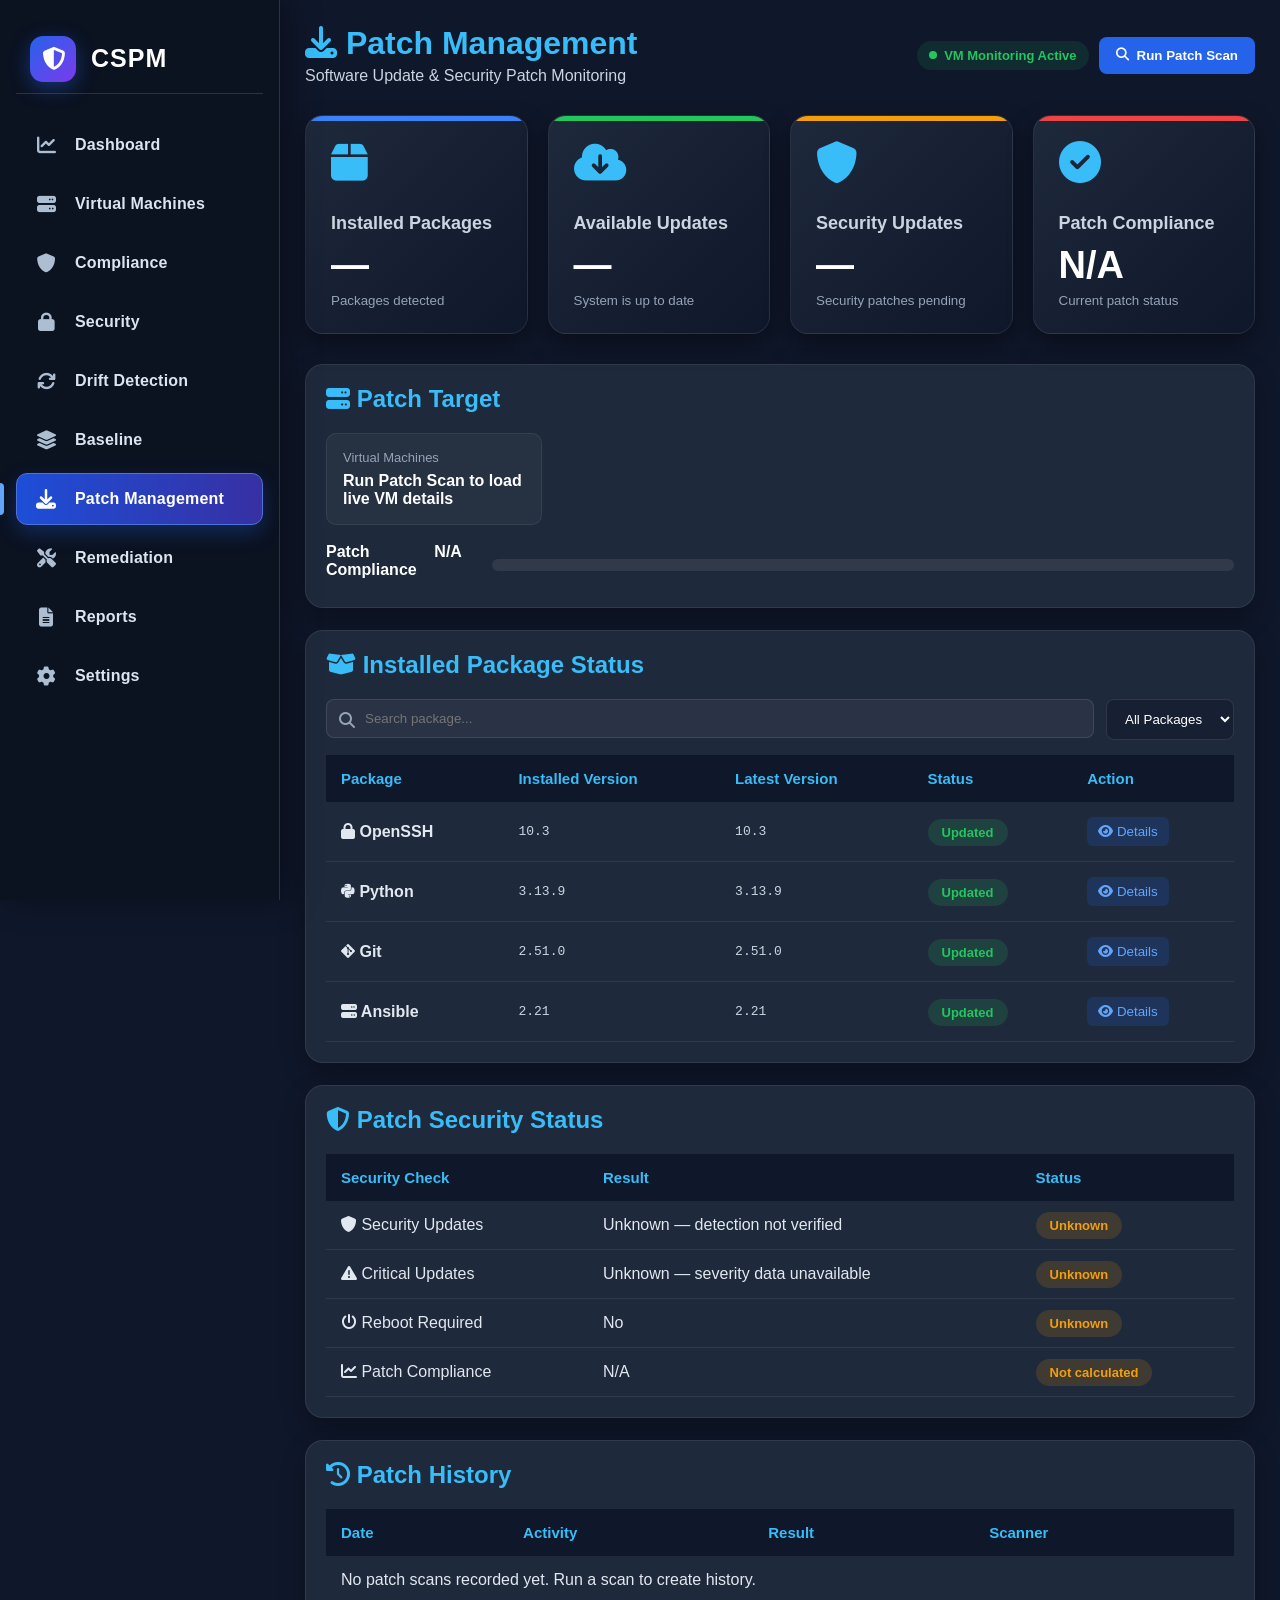
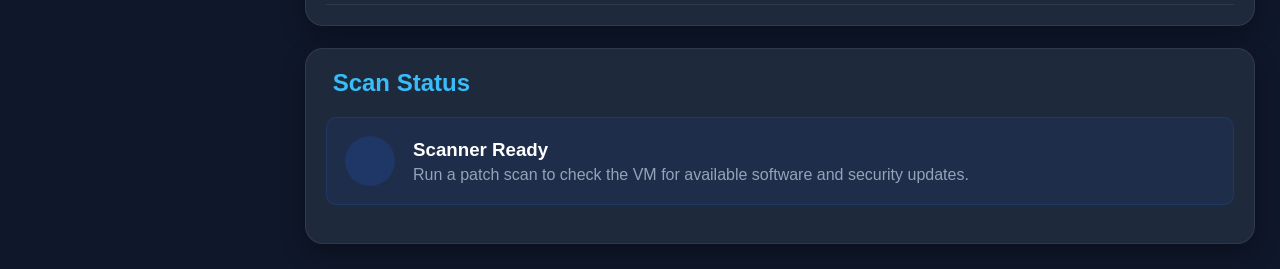
<file: sem5-project/dashboard/patch.html>
<!DOCTYPE html>
<html lang="en">

<head>

<meta charset="UTF-8">
<meta name="viewport" content="width=device-width, initial-scale=1.0">

<title>Patch Management | Advanced Private Cloud CSPM</title>

<link rel="stylesheet" href="css/style.css">
<link rel="stylesheet" href="css/sidebar.css">
<link rel="stylesheet" href="css/cards.css">
<link rel="stylesheet" href="css/tables.css">
<link rel="stylesheet" href="css/animations.css">
<link rel="stylesheet" href="css/responsive.css">

<link rel="stylesheet"
href="https://cdnjs.cloudflare.com/ajax/libs/font-awesome/6.7.2/css/all.min.css">

<style>

/* =========================================================
   PATCH MANAGEMENT PAGE
   ========================================================= */

.page-subtitle {
    color: #94a3b8;
    margin-top: 6px;
}

.header-actions {
    display: flex;
    gap: 10px;
    align-items: center;
}

/* VM Status */

.vm-status {
    display: inline-flex;
    align-items: center;
    gap: 7px;
    padding: 7px 12px;
    border-radius: 20px;
    font-size: 13px;
    font-weight: bold;
    background: rgba(34,197,94,0.12);
    color: #22c55e;
}

.status-dot {
    width: 8px;
    height: 8px;
    border-radius: 50%;
    background: #22c55e;
}

/* Buttons */

.patch-btn {
    border: none;
    padding: 11px 17px;
    border-radius: 8px;
    cursor: pointer;
    font-weight: 600;
    display: inline-flex;
    align-items: center;
    gap: 8px;
    transition: 0.2s ease;
}

.patch-btn:hover {
    transform: translateY(-1px);
    opacity: 0.9;
}

.primary-btn {
    background: #2563eb;
    color: white;
}

.secondary-btn {
    background: rgba(255,255,255,0.08);
    color: #e2e8f0;
}

.success-btn {
    background: #16a34a;
    color: white;
}

.warning-btn {
    background: #d97706;
    color: white;
}

.danger-btn {
    background: #dc2626;
    color: white;
}

.patch-btn:disabled {
    opacity: 0.5;
    cursor: not-allowed;
    transform: none;
}

/* Summary cards */

.patch-card {
    position: relative;
    overflow: hidden;
}

.patch-card .card-icon {
    font-size: 25px;
    margin-bottom: 10px;
}

.patch-card small {
    display: block;
    color: #94a3b8;
    margin-top: 6px;
}

/* Panels */

.patch-panel {
    margin-top: 22px;
}

/* VM information */

.vm-grid {
    display: grid;
    grid-template-columns: repeat(4, 1fr);
    gap: 15px;
    margin-top: 18px;
}

.vm-info {
    padding: 16px;
    border-radius: 10px;
    background: rgba(255,255,255,0.04);
    border: 1px solid rgba(255,255,255,0.07);
}

.vm-info span {
    display: block;
    color: #94a3b8;
    font-size: 13px;
    margin-bottom: 7px;
}

.vm-info strong {
    font-size: 16px;
}

/* Patch progress */

.progress-container {
    margin-top: 18px;
}

.progress-header {
    display: flex;
    justify-content: space-between;
    margin-bottom: 8px;
}

.progress-bar {
    width: 100%;
    height: 12px;
    background: rgba(255,255,255,0.08);
    border-radius: 10px;
    overflow: hidden;
}

.progress-fill {
    width: 100%;
    height: 100%;
    border-radius: 10px;
    transition: width 0.5s ease;
}

/* Package search */

.package-toolbar {
    display: flex;
    justify-content: space-between;
    gap: 12px;
    margin-bottom: 15px;
    flex-wrap: wrap;
}

.search-box {
    position: relative;
    flex: 1;
    min-width: 220px;
}

.search-box i {
    position: absolute;
    left: 13px;
    top: 13px;
    color: #94a3b8;
}

.search-box input {
    width: 100%;
    box-sizing: border-box;
    padding: 11px 12px 11px 38px;
    border-radius: 8px;
    border: 1px solid rgba(255,255,255,0.1);
    background: rgba(255,255,255,0.05);
    color: white;
    outline: none;
}

.filter-select {
    padding: 11px 14px;
    border-radius: 8px;
    border: 1px solid rgba(255,255,255,0.1);
    background: #172033;
    color: white;
    outline: none;
}

/* Package rows */

.package-name {
    font-weight: 600;
}

.package-version {
    font-family: monospace;
    color: #cbd5e1;
}

.package-action {
    padding: 7px 11px;
    border: none;
    border-radius: 6px;
    cursor: pointer;
    background: rgba(37,99,235,0.18);
    color: #60a5fa;
}

.package-action:hover {
    background: rgba(37,99,235,0.3);
}

/* Badges */

.badge.updated {
    background: rgba(34,197,94,0.15);
    color: #22c55e;
}

.badge.pending {
    background: rgba(245,158,11,0.15);
    color: #f59e0b;
}

.badge.critical {
    background: rgba(239,68,68,0.15);
    color: #ef4444;
}

/* Scanner */

.scanner-box {
    display: flex;
    align-items: center;
    gap: 18px;
    padding: 18px;
    border-radius: 10px;
    background: rgba(37,99,235,0.08);
    border: 1px solid rgba(37,99,235,0.18);
}

.scanner-icon {
    width: 50px;
    height: 50px;
    border-radius: 50%;
    display: flex;
    align-items: center;
    justify-content: center;
    background: rgba(37,99,235,0.18);
    font-size: 21px;
}

.scanner-text h3 {
    margin: 0 0 5px;
}

.scanner-text p {
    margin: 0;
    color: #94a3b8;
}

/* Modal */

.modal {
    display: none;
    position: fixed;
    z-index: 9999;
    inset: 0;
    background: rgba(0,0,0,0.72);
    align-items: center;
    justify-content: center;
    padding: 20px;
}

.modal.show {
    display: flex;
}

.modal-content {
    width: 100%;
    max-width: 550px;
    background: #111827;
    border: 1px solid rgba(255,255,255,0.1);
    border-radius: 14px;
    padding: 25px;
    box-shadow: 0 20px 60px rgba(0,0,0,0.5);
}

.modal-header {
    display: flex;
    justify-content: space-between;
    align-items: center;
    margin-bottom: 20px;
}

.close-modal {
    border: none;
    background: transparent;
    color: #94a3b8;
    font-size: 22px;
    cursor: pointer;
}

.detail-row {
    display: flex;
    justify-content: space-between;
    gap: 20px;
    padding: 13px 0;
    border-bottom: 1px solid rgba(255,255,255,0.07);
}

.detail-row:last-child {
    border-bottom: none;
}

.detail-row span {
    color: #94a3b8;
}

/* Toast */

.toast {
    position: fixed;
    right: 25px;
    bottom: 25px;
    z-index: 10000;
    min-width: 280px;
    max-width: 380px;
    padding: 15px 18px;
    border-radius: 10px;
    background: #111827;
    border: 1px solid rgba(255,255,255,0.1);
    box-shadow: 0 10px 30px rgba(0,0,0,0.4);
    display: none;
}

.toast.show {
    display: block;
    animation: toastIn 0.25s ease;
}

@keyframes toastIn {
    from {
        opacity: 0;
        transform: translateY(15px);
    }
    to {
        opacity: 1;
        transform: translateY(0);
    }
}

/* Scan animation */

.scanning {
    animation: pulseScan 1s infinite;
}

@keyframes pulseScan {
    0%,100% {
        transform: scale(1);
        opacity: 1;
    }

    50% {
        transform: scale(1.08);
        opacity: 0.65;
    }
}

/* Responsive */

@media (max-width: 1000px) {

    .vm-grid {
        grid-template-columns: repeat(2, 1fr);
    }

}

@media (max-width: 650px) {

    .vm-grid {
        grid-template-columns: 1fr;
    }

    .header-actions {
        margin-top: 15px;
    }

    .scanner-box {
        flex-direction: column;
        align-items: flex-start;
    }

}

</style>

</head>

<body>

<!-- =========================================================
     SIDEBAR
========================================================= -->

<aside class="sidebar">

<div class="logo">

<i class="fa-solid fa-shield-halved"></i>

<h2>CSPM</h2>

</div>

<ul>

<li>
<a href="index.html">
<i class="fa-solid fa-chart-line"></i>
Dashboard
</a>
</li>

<li>
<a href="vm.html">
<i class="fa-solid fa-server"></i>
Virtual Machines
</a>
</li>

<li>
<a href="compliance.html">
<i class="fa-solid fa-shield"></i>
Compliance
</a>
</li>

<li>
<a href="security.html">
<i class="fa-solid fa-lock"></i>
Security
</a>
</li>

<li>
<a href="drift.html">
<i class="fa-solid fa-arrows-rotate"></i>
Drift Detection
</a>
</li>

<li>
<a href="baseline.html">
<i class="fa-solid fa-layer-group"></i>
Baseline
</a>
</li>

<li class="active">
<a href="patch.html">
<i class="fa-solid fa-download"></i>
Patch Management
</a>
</li>

<li>
<a href="remediation.html">
<i class="fa-solid fa-screwdriver-wrench"></i>
Remediation
</a>
</li>

<li>
<a href="reports.html">
<i class="fa-solid fa-file-lines"></i>
Reports
</a>
</li>

<li>
<a href="settings.html">
<i class="fa-solid fa-gear"></i>
Settings
</a>
</li>

</ul>

</aside>


<!-- =========================================================
     MAIN CONTENT
========================================================= -->

<main class="content">

<header class="header">

<div>

<h1>
<i class="fa-solid fa-download"></i>
Patch Management
</h1>

<p class="page-subtitle">
Software Update & Security Patch Monitoring
</p>

</div>

<div class="header-actions">

<span class="vm-status">
<span class="status-dot"></span>
VM Monitoring Active
</span>

<button class="patch-btn primary-btn"
id="scanButton"
onclick="runPatchScan()">

<i class="fa-solid fa-magnifying-glass"></i>
Run Patch Scan

</button>

</div>

</header>


<!-- =========================================================
     SUMMARY CARDS
========================================================= -->

<section class="cards">

<div class="card patch-card">

<div class="card-icon">
<i class="fa-solid fa-box"></i>
</div>

<h3>Installed Packages</h3>

<h1 id="installedPackages">420</h1>

<small>
Packages detected
</small>

</div>


<div class="card patch-card">

<div class="card-icon">
<i class="fa-solid fa-cloud-arrow-down"></i>
</div>

<h3>Available Updates</h3>

<h1 id="availableUpdates">0</h1>

<small id="updatesText">
System is up to date
</small>

</div>


<div class="card patch-card">

<div class="card-icon">
<i class="fa-solid fa-shield"></i>
</div>

<h3>Security Updates</h3>

<h1 id="securityUpdates">—</h1>

<small>
Security patches pending
</small>

</div>


<div class="card patch-card">

<div class="card-icon">
<i class="fa-solid fa-circle-check"></i>
</div>

<h3>Patch Compliance</h3>

<h1 id="patchCompliance">N/A</h1>

<small>
Current patch status
</small>

</div>

</section>


<!-- =========================================================
     PATCH TARGET
========================================================= -->

<div class="panel patch-panel">

<h2>
<i class="fa-solid fa-server"></i>
Patch Target
</h2>

<div id="patchVmGrid" class="vm-grid">
    <div class="vm-info">
        <span>Virtual Machines</span>
        <strong>Run Patch Scan to load live VM details</strong>
    </div>
</div>


<div class="progress-container">

<div class="progress-header">

<strong>Patch Compliance</strong>

<strong id="progressValue">N/A</strong>

</div>

<div class="progress-bar">

<div
class="progress-fill"
id="progressFill"
style="width:0%; background:#94a3b8;">
</div>

</div>

</div>

</div>


<!-- =========================================================
     PACKAGE TABLE
========================================================= -->

<div class="panel patch-panel">

<h2>
<i class="fa-solid fa-box-open"></i>
Installed Package Status
</h2>

<div class="package-toolbar">

<div class="search-box">

<i class="fa-solid fa-search"></i>

<input
type="text"
id="packageSearch"
placeholder="Search package..."
onkeyup="filterPackages()">

</div>


<select
class="filter-select"
id="packageFilter"
onchange="filterPackages()">

<option value="all">
All Packages
</option>

<option value="updated">
Updated
</option>

<option value="pending">
Pending
</option>

</select>

</div>


<table>

<thead>

<tr>

<th>Package</th>

<th>Installed Version</th>

<th>Latest Version</th>

<th>Status</th>

<th>Action</th>

</tr>

</thead>

<tbody id="packageTable">

<tr data-status="updated">

<td class="package-name">
<i class="fa-solid fa-lock"></i>
OpenSSH
</td>

<td class="package-version">
10.3
</td>

<td class="package-version">
10.3
</td>

<td>
<span class="badge updated">
Updated
</span>
</td>

<td>

<button
class="package-action"
onclick="showPackageDetails('OpenSSH','10.3','10.3','Updated')">

<i class="fa-solid fa-eye"></i>
Details

</button>

</td>

</tr>


<tr data-status="updated">

<td class="package-name">
<i class="fa-brands fa-python"></i>
Python
</td>

<td class="package-version">
3.13.9
</td>

<td class="package-version">
3.13.9
</td>

<td>
<span class="badge updated">
Updated
</span>
</td>

<td>

<button
class="package-action"
onclick="showPackageDetails('Python','3.13.9','3.13.9','Updated')">

<i class="fa-solid fa-eye"></i>
Details

</button>

</td>

</tr>


<tr data-status="updated">

<td class="package-name">
<i class="fa-brands fa-git-alt"></i>
Git
</td>

<td class="package-version">
2.51.0
</td>

<td class="package-version">
2.51.0
</td>

<td>
<span class="badge updated">
Updated
</span>
</td>

<td>

<button
class="package-action"
onclick="showPackageDetails('Git','2.51.0','2.51.0','Updated')">

<i class="fa-solid fa-eye"></i>
Details

</button>

</td>

</tr>


<tr data-status="updated">

<td class="package-name">
<i class="fa-solid fa-server"></i>
Ansible
</td>

<td class="package-version">
2.21
</td>

<td class="package-version">
2.21
</td>

<td>
<span class="badge updated">
Updated
</span>
</td>

<td>

<button
class="package-action"
onclick="showPackageDetails('Ansible','2.21','2.21','Updated')">

<i class="fa-solid fa-eye"></i>
Details

</button>

</td>

</tr>

</tbody>

</table>

</div>


<!-- =========================================================
     SECURITY PATCH STATUS
========================================================= -->

<div class="panel patch-panel">

<h2>
<i class="fa-solid fa-shield-halved"></i>
Patch Security Status
</h2>

<table>

<thead>

<tr>

<th>Security Check</th>

<th>Result</th>

<th>Status</th>

</tr>

</thead>

<tbody>

<tr>

<td>
<i class="fa-solid fa-shield"></i>
Security Updates
</td>

<td id="securityResult">Unknown — detection not verified</td>

<td>
<span class="badge pending" id="securityBadge">Unknown</span>
</td>

</tr>


<tr>

<td>
<i class="fa-solid fa-triangle-exclamation"></i>
Critical Updates
</td>

<td id="criticalResult">Unknown — severity data unavailable</td>

<td>
<span class="badge pending" id="criticalBadge">Unknown</span>

</td>

</tr>


<tr>

<td>
<i class="fa-solid fa-power-off"></i>
Reboot Required
</td>

<td id="rebootResult">
No
</td>

<td>
<span class="badge pending" id="rebootBadge">Unknown</span>

</td>

</tr>


<tr>

<td>
<i class="fa-solid fa-chart-line"></i>
Patch Compliance
</td>

<td id="securityComplianceResult">N/A</td>

<td>
<span class="badge pending" id="securityComplianceBadge">Not calculated</span>

</td>

</tr>

</tbody>

</table>

</div>


<!-- =========================================================
     PATCH HISTORY
========================================================= -->

<div class="panel patch-panel">

<h2>
<i class="fa-solid fa-clock-rotate-left"></i>
Patch History
</h2>

<table>

<thead>

<tr>

<th>Date</th>

<th>Activity</th>

<th>Result</th>

<th>Scanner</th>

</tr>

</thead>

<tbody id="historyTable">
</tbody>

</table>

</div>


<!-- =========================================================
     PATCH SCANNER
========================================================= -->

<div class="panel patch-panel">

<h2>
<i class="fa-solid fa-radar"></i>
Scan Status
</h2>

<div class="scanner-box">

<div
class="scanner-icon"
id="scannerIcon">

<i class="fa-solid fa-shield-check"></i>

</div>

<div class="scanner-text">

<h3 id="scannerTitle">
Scanner Ready
</h3>

<p id="scannerMessage">
Run a patch scan to check the VM for available software
and security updates.
</p>

</div>

</div>

<br>



</div>

</main>


<!-- =========================================================
     PACKAGE DETAILS MODAL
========================================================= -->

<div class="modal" id="packageModal">

<div class="modal-content">

<div class="modal-header">

<h2>
<i class="fa-solid fa-box"></i>
Package Details
</h2>

<button
class="close-modal"
onclick="closePackageModal()">

<i class="fa-solid fa-xmark"></i>

</button>

</div>

<div class="detail-row">

<span>Package</span>

<strong id="modalPackage">
-</strong>

</div>

<div class="detail-row">

<span>Installed Version</span>

<strong id="modalInstalled">
-</strong>

</div>

<div class="detail-row">

<span>Latest Version</span>

<strong id="modalLatest">
-</strong>

</div>

<div class="detail-row">

<span>Status</span>

<strong id="modalStatus">
-
</strong>

</div>

<br>

<button
class="patch-btn secondary-btn"
onclick="closePackageModal()">

Close

</button>

</div>

</div>


<!-- =========================================================
     TOAST
========================================================= -->

<div class="toast" id="toast">

<strong id="toastTitle">
Patch Management
</strong>

<br>

<span id="toastMessage">
Operation completed.
</span>

</div>


<!-- =========================================================
     JAVASCRIPT
========================================================= -->

<script>

/* =========================================================
   PATCH SCAN
========================================================= */

let scanRunning = false;

async function runPatchScan() {
    if (scanRunning) return;
    scanRunning = true;

    const scanButton = document.getElementById("scanButton");
    const bottomButton = document.getElementById("bottomScanButton");
    const scannerIcon = document.getElementById("scannerIcon");
    const scannerTitle = document.getElementById("scannerTitle");
    const scannerMessage = document.getElementById("scannerMessage");

    if (scanButton) scanButton.disabled = true;
    if (bottomButton) bottomButton.disabled = true;
    if (scannerIcon) scannerIcon.classList.add("scanning");

    if (scannerTitle) scannerTitle.innerText = "Scanning managed VMs...";
    if (scannerMessage) {
        scannerMessage.innerText =
            "Collecting installed packages and available updates from the backend...";
    }

    try {
        const response = await fetch("http://127.0.0.1:5000/api/patch-status", {
            method: "GET",
            headers: { "Accept": "application/json" },
            cache: "no-store"
        });

        const data = await response.json();

        if (!response.ok || !data.success) {
            throw new Error(data.error || `Patch scan failed (HTTP ${response.status})`);
        }

        const summary = data.summary || {};
        const hosts = Object.values(data.hosts || {});
        const packages = Array.isArray(data.packages) ? data.packages : [];

        document.getElementById("installedPackages").innerText =
            Number(summary.installed_packages ?? 0).toLocaleString();

        document.getElementById("availableUpdates").innerText =
            Number(summary.available_updates ?? 0).toLocaleString();

        document.getElementById("securityUpdates").innerText =
            Number(summary.security_updates ?? 0).toLocaleString();

        // Installed package counts alone do not establish compliance.
        document.getElementById("patchCompliance").innerText = "N/A";
        document.getElementById("progressValue").innerText = "N/A";
        document.getElementById("progressFill").style.width = "0%";

        // Security detection is not yet validated; do not claim "Secure".
        document.getElementById("securityResult").innerText =
            "Unknown — security detection not verified";
        document.getElementById("securityBadge").innerText = "Unknown";
        document.getElementById("securityBadge").className = "badge pending";

        document.getElementById("criticalResult").innerText =
            "Unknown — severity data unavailable";
        document.getElementById("criticalBadge").innerText = "Unknown";
        document.getElementById("criticalBadge").className = "badge pending";

        document.getElementById("securityComplianceResult").innerText = "N/A";
        document.getElementById("securityComplianceBadge").innerText = "Not calculated";
        document.getElementById("securityComplianceBadge").className = "badge pending";

        const rebootCount = Number(summary.reboot_required_vms ?? 0);
        const updateCount = Number(summary.available_updates ?? 0);

        document.getElementById("rebootResult").innerText =
            rebootCount > 0 ? `${rebootCount} VM(s) require reboot` : "No reboot flagged";
        document.getElementById("rebootBadge").innerText =
            rebootCount > 0 ? "Required" : "Not flagged";
        document.getElementById("rebootBadge").className =
            "badge " + (rebootCount > 0 ? "critical" : "updated");

        const aptChecksSucceeded = hosts.length > 0 &&
            hosts.every(host => host.apt_query_succeeded === true);

        // Render Patch Target cards from actual backend VM data.
        const vmGrid = document.getElementById("patchVmGrid");
        if (vmGrid) {
            vmGrid.replaceChildren();

            if (hosts.length === 0) {
                vmGrid.textContent = "No VM data returned by the backend.";
            } else {
                for (const [vmName, vm] of Object.entries(data.hosts || {})) {
                    const card = document.createElement("div");
                    card.className = "vm-info";

                    const fields = [
                        ["Virtual Machine", vmName],
                        ["Operating System", vm.operating_system || "Unknown"],
                        ["IP Address", vm.ip_address || "Unknown"],
                        ["Available Updates", vm.apt_query_succeeded === true
                            ? String(vm.available_update_count ?? "Unknown")
                            : "Unknown — APT check failed"],
                        ["Reboot Status", vm.reboot_required === true
                            ? "Reboot required"
                            : "No reboot flagged"],
                        ["Patch Status", vm.apt_query_succeeded !== true
                            ? "PARTIAL DATA"
                            : ((Number(vm.available_update_count || 0) > 0 ||
                                vm.reboot_required === true)
                                ? "UPDATES AVAILABLE"
                                : "NO UPDATES FOUND")]
                    ];

                    for (const [label, value] of fields) {
                        const wrapper = document.createElement("div");
                        wrapper.style.marginBottom = "10px";

                        const caption = document.createElement("span");
                        caption.textContent = label;

                        const detail = document.createElement("strong");
                        detail.textContent = value;

                        wrapper.append(caption, detail);
                        card.appendChild(wrapper);
                    }

                    vmGrid.appendChild(card);
                }
            }
        }

        document.getElementById("updatesText").innerText =
            !aptChecksSucceeded ? "Some package update checks could not be confirmed" :
            (updateCount > 0
                ? `${updateCount} package updates available`
                : "No updates listed in the existing APT cache");

        if (scannerTitle) scannerTitle.innerText = "Patch Scan Completed";
        if (scannerMessage) {
            scannerMessage.innerText =
                `${hosts.length} VM(s) checked. ` +
                `${updateCount} available updates; ${rebootCount} VM(s) require reboot. ` +
                (data.cache_note || "");
        }

        // Render real backend package data using the existing five-column table.
        const table = document.getElementById("packageTable");
        if (table) {
            table.replaceChildren();

            if (packages.length === 0) {
                const row = table.insertRow();
                const cell = row.insertCell();
                cell.colSpan = 5;
                cell.textContent = "No package records were returned by the API.";
            } else {
                for (const pkg of packages) {
                    const name = String(pkg.name ?? "Unknown");
                    const installed = String(pkg.installed_version ?? "Unknown");
                    const latest = String(pkg.latest_version ?? "Not available");
                    const status = String(pkg.status ?? "Unknown");

                    const row = table.insertRow();
                    row.dataset.status = status.toLowerCase();

                    const nameCell = row.insertCell();
                    nameCell.className = "package-name";
                    nameCell.textContent = name;

                    const installedCell = row.insertCell();
                    installedCell.className = "package-version";
                    installedCell.textContent = installed;

                    const latestCell = row.insertCell();
                    latestCell.className = "package-version";
                    latestCell.textContent = latest;

                    const statusCell = row.insertCell();
                    const badge = document.createElement("span");
                    badge.className = "badge " +
                        (status.toLowerCase() === "updated" ? "updated" : "pending");
                    badge.textContent = status;
                    statusCell.appendChild(badge);

                    const actionCell = row.insertCell();
                    const button = document.createElement("button");
                    button.className = "package-action";
                    button.type = "button";
                    button.innerHTML = '<i class="fa-solid fa-eye"></i> Details';
                    button.addEventListener("click", () => {
                        showPackageDetails(name, installed, latest, status);
                    });
                    actionCell.appendChild(button);
                }
            }
        }

        addHistoryEntry(
            "Read-only Patch Scan",
            `${hosts.length} VM(s) checked; ${updateCount} updates listed`,
            true
        );

        if (typeof showToast === "function") {
            showToast("Patch Scan Completed",
                `${hosts.length} VM(s) checked; ${updateCount} available updates found.`);
        }
    } catch (error) {
        console.error("Patch status API error:", error);
        addHistoryEntry(
            "Read-only Patch Scan",
            error.message || "Scan failed",
            false
        );

        if (scannerTitle) scannerTitle.innerText = "Patch Scan Failed";
        if (scannerMessage) scannerMessage.innerText =
            error.message || "Unable to retrieve patch status from the backend.";

        if (document.getElementById("vmPatchStatus")) {
            document.getElementById("vmPatchStatus").innerText = "SCAN FAILED";
        }

        if (typeof showToast === "function") {
            showToast("Patch Scan Failed",
                error.message || "Could not retrieve patch status.");
        }
    } finally {
        scanRunning = false;
        if (scanButton) scanButton.disabled = false;
        if (bottomButton) bottomButton.disabled = false;
        if (scannerIcon) scannerIcon.classList.remove("scanning");
    }
}

/* =========================================================
   PACKAGE SEARCH / FILTER
========================================================= */

function filterPackages() {

    const search =
        document.getElementById("packageSearch")
        .value
        .toLowerCase();

    const filter =
        document.getElementById("packageFilter")
        .value;

    const rows =
        document.querySelectorAll(
            "#packageTable tr"
        );

    rows.forEach(function(row) {

        const text =
            row.innerText.toLowerCase();

        const status =
            row.dataset.status;

        const searchMatch =
            text.includes(search);

        const filterMatch =
            filter === "all" ||
            status === filter;

        if (searchMatch && filterMatch) {

            row.style.display = "";

        } else {

            row.style.display = "none";

        }

    });

}


/* =========================================================
   PACKAGE DETAILS
========================================================= */

function showPackageDetails(
    name,
    installed,
    latest,
    status
) {

    document.getElementById("modalPackage")
        .innerText = name;

    document.getElementById("modalInstalled")
        .innerText = installed;

    document.getElementById("modalLatest")
        .innerText = latest;

    document.getElementById("modalStatus")
        .innerText = status;

    document.getElementById("packageModal")
        .classList.add("show");

}


function closePackageModal() {

    document.getElementById("packageModal")
        .classList.remove("show");

}


/* =========================================================
   CLICK OUTSIDE MODAL
========================================================= */

document.getElementById("packageModal")
.addEventListener("click", function(event) {

    if (event.target === this) {

        closePackageModal();

    }

});


/* =========================================================
   TOAST
========================================================= */

function showToast(title, message) {

    const toast =
        document.getElementById("toast");

    document.getElementById("toastTitle")
        .innerText = title;

    document.getElementById("toastMessage")
        .innerText = message;

    toast.classList.add("show");

    setTimeout(function() {

        toast.classList.remove("show");

    }, 4000);

}


/* =========================================================
   PATCH HISTORY — records actual scan events
========================================================= */

function renderPatchHistory() {
    const table = document.getElementById("historyTable");
    if (!table) return;

    table.replaceChildren();

    let entries = [];
    try {
        entries = JSON.parse(localStorage.getItem("sentinelforgePatchHistory") || "[]");
        if (!Array.isArray(entries)) entries = [];
    } catch (_) {
        entries = [];
    }

    if (entries.length === 0) {
        const row = table.insertRow();
        const cell = row.insertCell();
        cell.colSpan = 4;
        cell.textContent = "No patch scans recorded yet. Run a scan to create history.";
        return;
    }

    for (const entry of entries) {
        const row = table.insertRow();
        const dateCell = row.insertCell();
        dateCell.textContent = entry.date || "Unknown";

        const activityCell = row.insertCell();
        activityCell.textContent = entry.activity || "Patch Scan";

        const resultCell = row.insertCell();
        const badge = document.createElement("span");
        badge.className = "badge " + (entry.success ? "updated" : "critical");
        badge.textContent = entry.result || "Unknown";
        resultCell.appendChild(badge);

        const scannerCell = row.insertCell();
        scannerCell.textContent = "SENTINELFORGE";
    }
}

function addHistoryEntry(activity, result, success = true) {
    const entries = (() => {
        try {
            const saved = JSON.parse(
                localStorage.getItem("sentinelforgePatchHistory") || "[]"
            );
            return Array.isArray(saved) ? saved : [];
        } catch (_) {
            return [];
        }
    })();

    entries.unshift({
        date: new Date().toLocaleString("en-GB", {
            day: "2-digit",
            month: "short",
            year: "numeric",
            hour: "2-digit",
            minute: "2-digit",
            second: "2-digit"
        }),
        activity,
        result,
        success
    });

    try {
        localStorage.setItem(
            "sentinelforgePatchHistory",
            JSON.stringify(entries.slice(0, 50))
        );
    } catch (error) {
        console.warn("Could not persist patch history:", error);
    }

    renderPatchHistory();
}

/* =========================================================
   INITIAL STATE
========================================================= */

document.addEventListener("DOMContentLoaded", function() {
    renderPatchHistory();
    document.getElementById("installedPackages").innerText = "—";
    document.getElementById("availableUpdates").innerText = "—";
    document.getElementById("securityUpdates").innerText = "—";
    document.getElementById("patchCompliance").innerText = "N/A";
    document.getElementById("progressValue").innerText = "N/A";
    document.getElementById("progressFill").style.width = "0%";
});

</script>

</body>

</html>
</file>
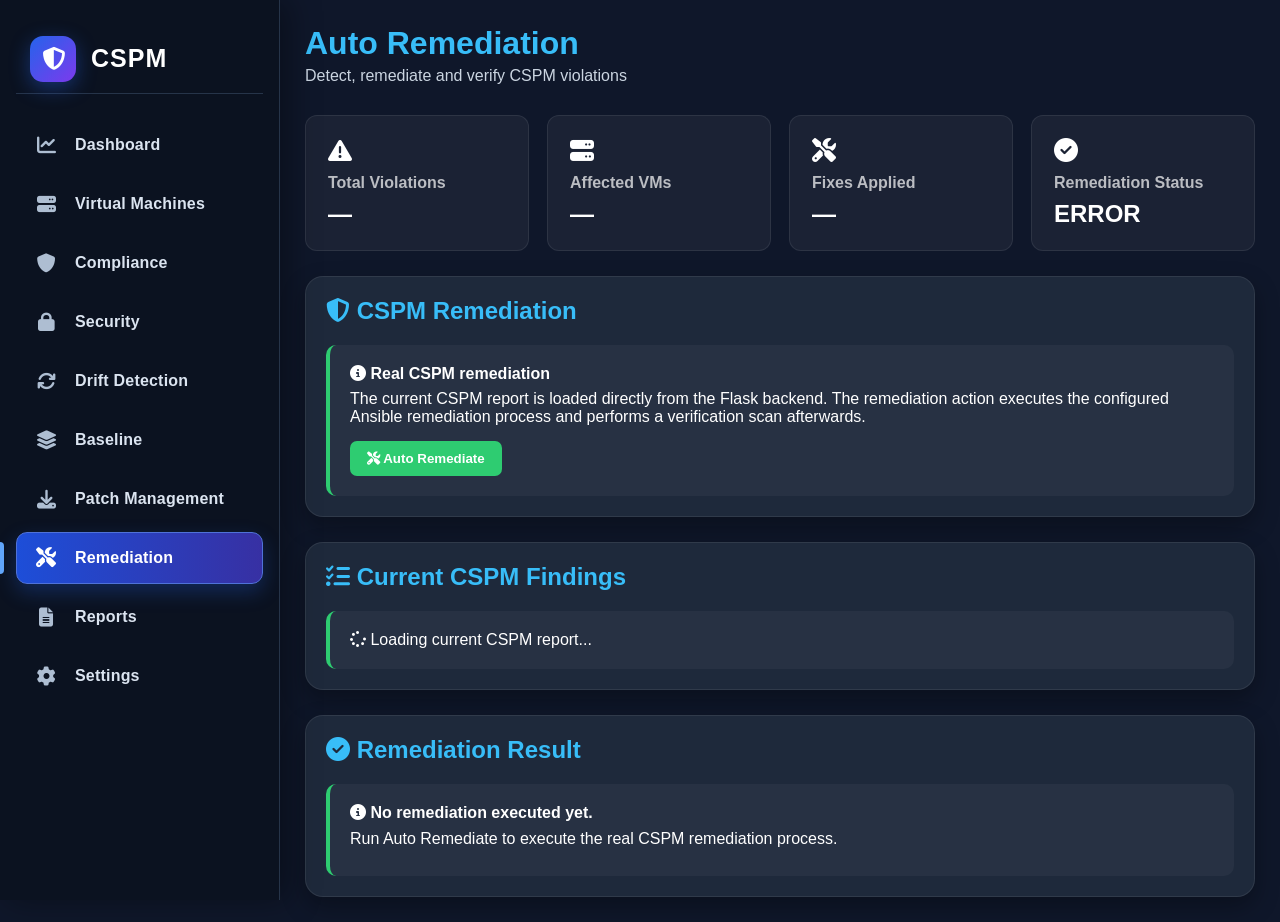
<file: sem5-project/dashboard/remediation.html>
<!DOCTYPE html>
<html lang="en">

<head>

<meta charset="UTF-8">
<meta name="viewport" content="width=device-width, initial-scale=1.0">

<title>Auto Remediation | Advanced Private Cloud CSPM</title>

<link rel="stylesheet" href="css/style.css">
<link rel="stylesheet" href="css/sidebar.css">
<link rel="stylesheet" href="css/cards.css">
<link rel="stylesheet" href="css/tables.css">
<link rel="stylesheet" href="css/animations.css">
<link rel="stylesheet" href="css/responsive.css">

<link rel="stylesheet"
href="https://cdnjs.cloudflare.com/ajax/libs/font-awesome/6.7.2/css/all.min.css">

<style>

/* =========================
   REMEDIATION PAGE
========================= */

.page-intro {
    margin-bottom: 25px;
}

.page-intro h1 {
    margin-bottom: 8px;
}

.page-intro p {
    opacity: 0.75;
}


/* =========================
   STATUS CARDS
========================= */

.remediation-cards {
    display: grid;
    grid-template-columns: repeat(4, 1fr);
    gap: 18px;
    margin-bottom: 25px;
}

.rem-card {
    padding: 22px;
    border-radius: 12px;
    background: rgba(255,255,255,0.05);
    border: 1px solid rgba(255,255,255,0.08);
    transition: 0.25s;
}

.rem-card:hover {
    transform: translateY(-3px);
    background: rgba(255,255,255,0.08);
}

.rem-card i {
    font-size: 24px;
    margin-bottom: 12px;
}

.rem-card h4 {
    margin: 0 0 8px;
    opacity: 0.7;
}

.rem-card h2 {
    margin: 0;
}


/* =========================
   INFORMATION BOX
========================= */

.approval-box {
    padding: 20px;
    border-radius: 10px;
    background: rgba(255,255,255,0.04);
    border-left: 4px solid #2ecc71;
    margin-top: 15px;
}

.approval-box strong {
    display: block;
    margin-bottom: 7px;
}


/* =========================
   ACTION BUTTONS
========================= */

.action-buttons {
    display: flex;
    gap: 10px;
    flex-wrap: wrap;
    margin-top: 15px;
}

.rem-btn {
    padding: 10px 17px;
    border: none;
    border-radius: 7px;
    cursor: pointer;
    font-weight: 600;
    transition: 0.2s;
}

.rem-btn:hover {
    transform: translateY(-1px);
}

.rem-btn:disabled {
    opacity: 0.6;
    cursor: not-allowed;
    transform: none;
}

.btn-approve {
    background: #2ecc71;
    color: white;
}


/* =========================
   FINDINGS
========================= */

.vm-finding-section {
    margin-bottom: 25px;
    padding: 18px;
    border-radius: 10px;
    background: rgba(255,255,255,0.025);
    border: 1px solid rgba(255,255,255,0.07);
}

.vm-finding-section h3 {
    margin-top: 0;
    margin-bottom: 15px;

    display: flex;
    align-items: center;
    gap: 10px;

    flex-wrap: wrap;
}

.finding-list {
    width: 100%;
}

.issue-row {
    display: grid;
    grid-template-columns: 180px 1fr;
    gap: 10px;

    padding: 11px 0;

    border-bottom:
        1px solid rgba(255,255,255,0.07);
}

.issue-row:last-child {
    border-bottom: none;
}

.issue-row strong {
    display: flex;
    align-items: center;
    gap: 8px;
}

.issue-row span {
    opacity: 0.9;
    line-height: 1.5;
}


/* =========================
   REMEDIATION RESULT
========================= */

#remediationResult .approval-box {
    border-left-color: #2ecc71;
}

#remediationResult p {
    margin: 8px 0;
}


/* =========================
   STATUS BADGES
========================= */

.badge {
    display: inline-block;
    padding: 4px 9px;
    border-radius: 12px;
    font-size: 12px;
    font-weight: 600;
}

.badge.info {
    background: rgba(52,152,219,0.15);
    color: #3498db;
}


/* =========================
   RESPONSIVE
========================= */

@media (max-width: 1000px) {

    .remediation-cards {
        grid-template-columns: repeat(2, 1fr);
    }

}

@media (max-width: 600px) {

    .remediation-cards {
        grid-template-columns: 1fr;
    }

    .issue-row {
        grid-template-columns: 1fr;
    }

}

</style>

</head>


<body>


<!-- =========================
     SIDEBAR
========================= -->

<aside class="sidebar">

<div class="logo">

<i class="fa-solid fa-shield-halved"></i>

<h2>CSPM</h2>

</div>


<ul>

<li>
<a href="index.html">
<i class="fa-solid fa-chart-line"></i>
Dashboard
</a>
</li>


<li>
<a href="vm.html">
<i class="fa-solid fa-server"></i>
Virtual Machines
</a>
</li>


<li>
<a href="compliance.html">
<i class="fa-solid fa-shield"></i>
Compliance
</a>
</li>


<li>
<a href="security.html">
<i class="fa-solid fa-lock"></i>
Security
</a>
</li>


<li>
<a href="drift.html">
<i class="fa-solid fa-arrows-rotate"></i>
Drift Detection
</a>
</li>


<li>
<a href="baseline.html">
<i class="fa-solid fa-layer-group"></i>
Baseline
</a>
</li>


<li>
<a href="patch.html">
<i class="fa-solid fa-download"></i>
Patch Management
</a>
</li>


<li class="active">
<a href="remediation.html">
<i class="fa-solid fa-screwdriver-wrench"></i>
Remediation
</a>
</li>


<li>
<a href="reports.html">
<i class="fa-solid fa-file-lines"></i>
Reports
</a>
</li>


<li>
<a href="settings.html">
<i class="fa-solid fa-gear"></i>
Settings
</a>
</li>

</ul>

</aside>


<!-- =========================
     MAIN CONTENT
========================= -->

<main class="content">


<header class="header">

<div>

<h1>Auto Remediation</h1>

<p>
Detect, remediate and verify CSPM violations
</p>

</div>

</header>


<!-- =========================
     SUMMARY CARDS
========================= -->

<section class="remediation-cards">


<div class="rem-card">

<i class="fa-solid fa-triangle-exclamation"></i>

<h4>Total Violations</h4>

<h2 id="totalViolations">—</h2>

</div>


<div class="rem-card">

<i class="fa-solid fa-server"></i>

<h4>Affected VMs</h4>

<h2 id="affectedVMs">—</h2>

</div>


<div class="rem-card">

<i class="fa-solid fa-screwdriver-wrench"></i>

<h4>Fixes Applied</h4>

<h2 id="fixesApplied">—</h2>

</div>


<div class="rem-card">

<i class="fa-solid fa-circle-check"></i>

<h4>Remediation Status</h4>

<h2 id="remediationStatus">—</h2>

</div>


</section>


<!-- =========================
     CSPM REMEDIATION
========================= -->

<div class="panel">

<h2>

<i class="fa-solid fa-shield-halved"></i>

CSPM Remediation

</h2>


<div class="approval-box">

<strong>

<i class="fa-solid fa-circle-info"></i>

Real CSPM remediation

</strong>


<p>
The current CSPM report is loaded directly from the
Flask backend. The remediation action executes the
configured Ansible remediation process and performs
a verification scan afterwards.
</p>


<div class="action-buttons">

<button
id="remediateButton"
class="rem-btn btn-approve">

<i class="fa-solid fa-screwdriver-wrench"></i>

Auto Remediate

</button>

</div>

</div>

</div>


<!-- =========================
     CURRENT FINDINGS
========================= -->

<div class="panel">

<h2>

<i class="fa-solid fa-list-check"></i>

Current CSPM Findings

</h2>


<div id="realFindings">

<div class="approval-box">

<i class="fa-solid fa-spinner fa-spin"></i>

Loading current CSPM report...

</div>

</div>

</div>


<!-- =========================
     REMEDIATION RESULT
========================= -->

<div class="panel">

<h2>

<i class="fa-solid fa-circle-check"></i>

Remediation Result

</h2>


<div id="remediationResult">

<div class="approval-box">

<strong>

<i class="fa-solid fa-circle-info"></i>

No remediation executed yet.

</strong>


<p>
Run Auto Remediate to execute the real CSPM
remediation process.
</p>

</div>

</div>

</div>


</main>


<!-- =========================
     JAVASCRIPT
========================= -->

<script src="js/remediation.js"></script>


</body>

</html>
</file>
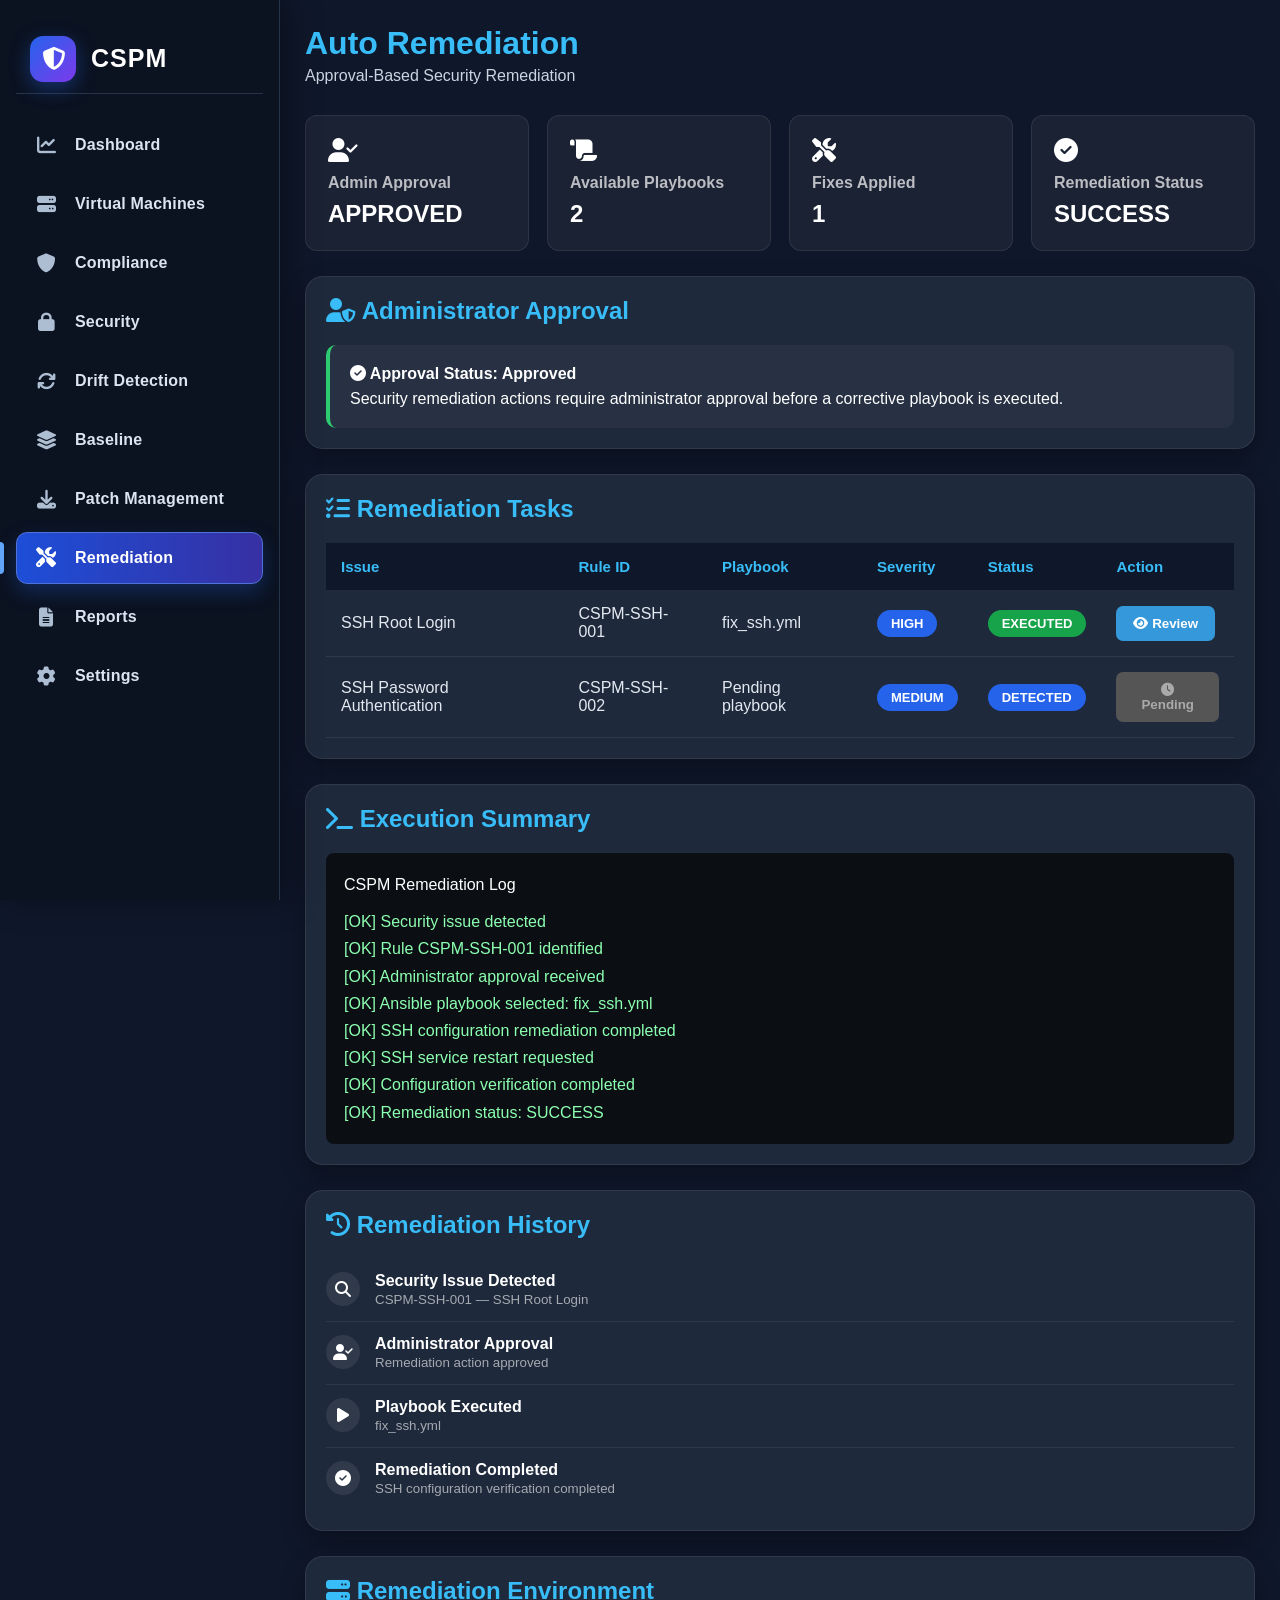
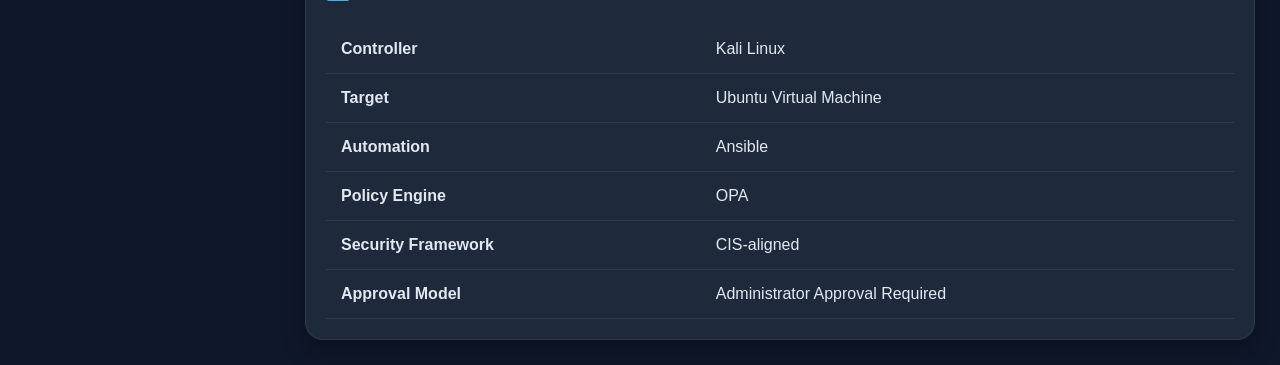
<file: sem5-project/dashboard/remediation_backup.html>
<!DOCTYPE html>
<html lang="en">

<head>

<meta charset="UTF-8">
<meta name="viewport" content="width=device-width, initial-scale=1.0">

<title>Auto Remediation | Advanced Private Cloud CSPM</title>

<link rel="stylesheet" href="css/style.css">
<link rel="stylesheet" href="css/sidebar.css">
<link rel="stylesheet" href="css/cards.css">
<link rel="stylesheet" href="css/tables.css">
<link rel="stylesheet" href="css/animations.css">
<link rel="stylesheet" href="css/responsive.css">

<link rel="stylesheet"
href="https://cdnjs.cloudflare.com/ajax/libs/font-awesome/6.7.2/css/all.min.css">

<style>

/* =========================
   REMEDIATION PAGE
========================= */

.page-intro {
    margin-bottom: 25px;
}

.page-intro h1 {
    margin-bottom: 8px;
}

.page-intro p {
    opacity: 0.75;
}

/* Status cards */

.remediation-cards {
    display: grid;
    grid-template-columns: repeat(4, 1fr);
    gap: 18px;
    margin-bottom: 25px;
}

.rem-card {
    padding: 22px;
    border-radius: 12px;
    background: rgba(255,255,255,0.05);
    border: 1px solid rgba(255,255,255,0.08);
    transition: 0.25s;
}

.rem-card:hover {
    transform: translateY(-3px);
    background: rgba(255,255,255,0.08);
}

.rem-card i {
    font-size: 24px;
    margin-bottom: 12px;
}

.rem-card h4 {
    margin: 0 0 8px;
    opacity: 0.7;
}

.rem-card h2 {
    margin: 0;
}

/* Approval */

.approval-box {
    padding: 20px;
    border-radius: 10px;
    background: rgba(255,255,255,0.04);
    border-left: 4px solid #2ecc71;
    margin-top: 15px;
}

.approval-box strong {
    display: block;
    margin-bottom: 7px;
}

/* Action buttons */

.action-buttons {
    display: flex;
    gap: 10px;
    flex-wrap: wrap;
}

.rem-btn {
    padding: 10px 17px;
    border: none;
    border-radius: 7px;
    cursor: pointer;
    font-weight: 600;
    transition: 0.2s;
}

.rem-btn:hover {
    transform: translateY(-1px);
}

.btn-review {
    background: #3498db;
    color: white;
}

.btn-approve {
    background: #2ecc71;
    color: white;
}

.btn-reject {
    background: #e74c3c;
    color: white;
}

.btn-disabled {
    background: #555;
    color: #aaa;
    cursor: not-allowed;
}

/* Issue information */

.issue-details {
    display: none;
    margin-top: 18px;
    padding: 18px;
    border-radius: 9px;
    background: rgba(0,0,0,0.18);
}

.issue-details.show {
    display: block;
}

.issue-row {
    display: grid;
    grid-template-columns: 180px 1fr;
    gap: 10px;
    padding: 9px 0;
    border-bottom: 1px solid rgba(255,255,255,0.07);
}

.issue-row:last-child {
    border-bottom: none;
}

/* Timeline */

.timeline {
    margin-top: 10px;
}

.timeline-item {
    display: flex;
    gap: 15px;
    padding: 13px 0;
    border-bottom: 1px solid rgba(255,255,255,0.07);
}

.timeline-item:last-child {
    border-bottom: none;
}

.timeline-icon {
    min-width: 34px;
    height: 34px;
    border-radius: 50%;
    display: flex;
    align-items: center;
    justify-content: center;
    background: rgba(255,255,255,0.08);
}

.timeline-content strong {
    display: block;
}

.timeline-content small {
    opacity: 0.6;
}

/* Execution terminal */

.terminal {
    background: #0b0f14;
    color: #8cffb0;
    padding: 18px;
    border-radius: 8px;
    font-family: monospace;
    line-height: 1.7;
    overflow-x: auto;
}

.terminal-title {
    color: #fff;
    margin-bottom: 10px;
}

/* Responsive */

@media (max-width: 1000px) {

    .remediation-cards {
        grid-template-columns: repeat(2, 1fr);
    }

}

@media (max-width: 600px) {

    .remediation-cards {
        grid-template-columns: 1fr;
    }

    .issue-row {
        grid-template-columns: 1fr;
    }

}

</style>

</head>


<body>


<!-- =========================
     SIDEBAR
========================= -->

<aside class="sidebar">

<div class="logo">

<i class="fa-solid fa-shield-halved"></i>

<h2>CSPM</h2>

</div>


<ul>

<li>
<a href="index.html">
<i class="fa-solid fa-chart-line"></i>
Dashboard
</a>
</li>

<li>
<a href="vm.html">
<i class="fa-solid fa-server"></i>
Virtual Machines
</a>
</li>

<li>
<a href="compliance.html">
<i class="fa-solid fa-shield"></i>
Compliance
</a>
</li>

<li>
<a href="security.html">
<i class="fa-solid fa-lock"></i>
Security
</a>
</li>

<li>
<a href="drift.html">
<i class="fa-solid fa-arrows-rotate"></i>
Drift Detection
</a>
</li>

<li>
<a href="baseline.html">
<i class="fa-solid fa-layer-group"></i>
Baseline
</a>
</li>

<li>
<a href="patch.html">
<i class="fa-solid fa-download"></i>
Patch Management
</a>
</li>

<li class="active">
<a href="remediation.html">
<i class="fa-solid fa-screwdriver-wrench"></i>
Remediation
</a>
</li>

<li>
<a href="reports.html">
<i class="fa-solid fa-file-lines"></i>
Reports
</a>
</li>

<li>
<a href="settings.html">
<i class="fa-solid fa-gear"></i>
Settings
</a>
</li>

</ul>

</aside>


<!-- =========================
     MAIN CONTENT
========================= -->

<main class="content">


<header class="header">

<div>

<h1>Auto Remediation</h1>

<p>Approval-Based Security Remediation</p>

</div>

</header>


<!-- =========================
     SUMMARY CARDS
========================= -->

<section class="remediation-cards">


<div class="rem-card">

<i class="fa-solid fa-user-check"></i>

<h4>Admin Approval</h4>

<h2>APPROVED</h2>

</div>


<div class="rem-card">

<i class="fa-solid fa-scroll"></i>

<h4>Available Playbooks</h4>

<h2>2</h2>

</div>


<div class="rem-card">

<i class="fa-solid fa-screwdriver-wrench"></i>

<h4>Fixes Applied</h4>

<h2>1</h2>

</div>


<div class="rem-card">

<i class="fa-solid fa-circle-check"></i>

<h4>Remediation Status</h4>

<h2>SUCCESS</h2>

</div>


</section>


<!-- =========================
     APPROVAL STATUS
========================= -->

<div class="panel">

<h2>

<i class="fa-solid fa-user-shield"></i>

Administrator Approval

</h2>


<div class="approval-box">

<strong>

<i class="fa-solid fa-circle-check"></i>

Approval Status: Approved

</strong>

<p>
Security remediation actions require administrator approval
before a corrective playbook is executed.
</p>

</div>

</div>


<!-- =========================
     REMEDIATION TASKS
========================= -->

<div class="panel">

<h2>

<i class="fa-solid fa-list-check"></i>

Remediation Tasks

</h2>


<table>

<thead>

<tr>

<th>Issue</th>

<th>Rule ID</th>

<th>Playbook</th>

<th>Severity</th>

<th>Status</th>

<th>Action</th>

</tr>

</thead>


<tbody>


<tr>

<td>
SSH Root Login
</td>

<td>
CSPM-SSH-001
</td>

<td>
fix_ssh.yml
</td>

<td>
<span class="badge info">
HIGH
</span>
</td>

<td>
<span class="badge pass">
EXECUTED
</span>
</td>

<td>

<div class="action-buttons">

<button
class="rem-btn btn-review"
onclick="showIssue()">

<i class="fa-solid fa-eye"></i>
Review

</button>

</div>

</td>

</tr>


<tr>

<td>
SSH Password Authentication
</td>

<td>
CSPM-SSH-002
</td>

<td>
Pending playbook
</td>

<td>
<span class="badge info">
MEDIUM
</span>
</td>

<td>
<span class="badge info">
DETECTED
</span>
</td>

<td>

<button
class="rem-btn btn-disabled"
onclick="pendingMessage()">

<i class="fa-solid fa-clock"></i>
Pending

</button>

</td>

</tr>


</tbody>

</table>


<!-- Issue Details -->

<div id="issueDetails" class="issue-details">

<h3>

<i class="fa-solid fa-circle-info"></i>

SSH Root Login Remediation Details

</h3>


<div class="issue-row">

<strong>Rule ID</strong>

<span>CSPM-SSH-001</span>

</div>


<div class="issue-row">

<strong>Expected</strong>

<span>PermitRootLogin no</span>

</div>


<div class="issue-row">

<strong>Detected</strong>

<span>PermitRootLogin prohibit-password</span>

</div>


<div class="issue-row">

<strong>Remediation</strong>

<span>
Set PermitRootLogin no in the effective SSH configuration.
</span>

</div>


<div class="issue-row">

<strong>Playbook</strong>

<span>playbooks/fix_ssh.yml</span>

</div>


<div class="issue-row">

<strong>Approval</strong>

<span>Administrator Approved</span>

</div>

</div>

</div>


<!-- =========================
     EXECUTION SUMMARY
========================= -->

<div class="panel">

<h2>

<i class="fa-solid fa-terminal"></i>

Execution Summary

</h2>


<div class="terminal">

<div class="terminal-title">
CSPM Remediation Log
</div>

<div>
[OK] Security issue detected
</div>

<div>
[OK] Rule CSPM-SSH-001 identified
</div>

<div>
[OK] Administrator approval received
</div>

<div>
[OK] Ansible playbook selected: fix_ssh.yml
</div>

<div>
[OK] SSH configuration remediation completed
</div>

<div>
[OK] SSH service restart requested
</div>

<div>
[OK] Configuration verification completed
</div>

<div>
[OK] Remediation status: SUCCESS
</div>

</div>

</div>


<!-- =========================
     REMEDIATION HISTORY
========================= -->

<div class="panel">

<h2>

<i class="fa-solid fa-clock-rotate-left"></i>

Remediation History

</h2>


<div class="timeline">


<div class="timeline-item">

<div class="timeline-icon">

<i class="fa-solid fa-magnifying-glass"></i>

</div>

<div class="timeline-content">

<strong>
Security Issue Detected
</strong>

<small>
CSPM-SSH-001 — SSH Root Login
</small>

</div>

</div>


<div class="timeline-item">

<div class="timeline-icon">

<i class="fa-solid fa-user-check"></i>

</div>

<div class="timeline-content">

<strong>
Administrator Approval
</strong>

<small>
Remediation action approved
</small>

</div>

</div>


<div class="timeline-item">

<div class="timeline-icon">

<i class="fa-solid fa-play"></i>

</div>

<div class="timeline-content">

<strong>
Playbook Executed
</strong>

<small>
fix_ssh.yml
</small>

</div>

</div>


<div class="timeline-item">

<div class="timeline-icon">

<i class="fa-solid fa-circle-check"></i>

</div>

<div class="timeline-content">

<strong>
Remediation Completed
</strong>

<small>
SSH configuration verification completed
</small>

</div>

</div>


</div>

</div>


<!-- =========================
     SYSTEM INFORMATION
========================= -->

<div class="panel">

<h2>

<i class="fa-solid fa-server"></i>

Remediation Environment

</h2>


<table>

<tbody>

<tr>

<td><strong>Controller</strong></td>

<td>Kali Linux</td>

</tr>

<tr>

<td><strong>Target</strong></td>

<td>Ubuntu Virtual Machine</td>

</tr>

<tr>

<td><strong>Automation</strong></td>

<td>Ansible</td>

</tr>

<tr>

<td><strong>Policy Engine</strong></td>

<td>OPA</td>

</tr>

<tr>

<td><strong>Security Framework</strong></td>

<td>CIS-aligned</td>

</tr>

<tr>

<td><strong>Approval Model</strong></td>

<td>Administrator Approval Required</td>

</tr>

</tbody>

</table>

</div>


</main>


<script>

/* =========================
   ISSUE DETAILS
========================= */

function showIssue() {

    const details =
        document.getElementById("issueDetails");

    details.classList.toggle("show");

}


/* =========================
   PENDING MESSAGE
========================= */

function pendingMessage() {

    alert(
        "Remediation playbook is not configured yet.\n\n" +
        "Issue: SSH Password Authentication\n" +
        "Rule: CSPM-SSH-002\n\n" +
        "Current status: DETECTED\n" +
        "Action: Pending playbook integration"
    );

}

</script>


</body>

</html>
</file>
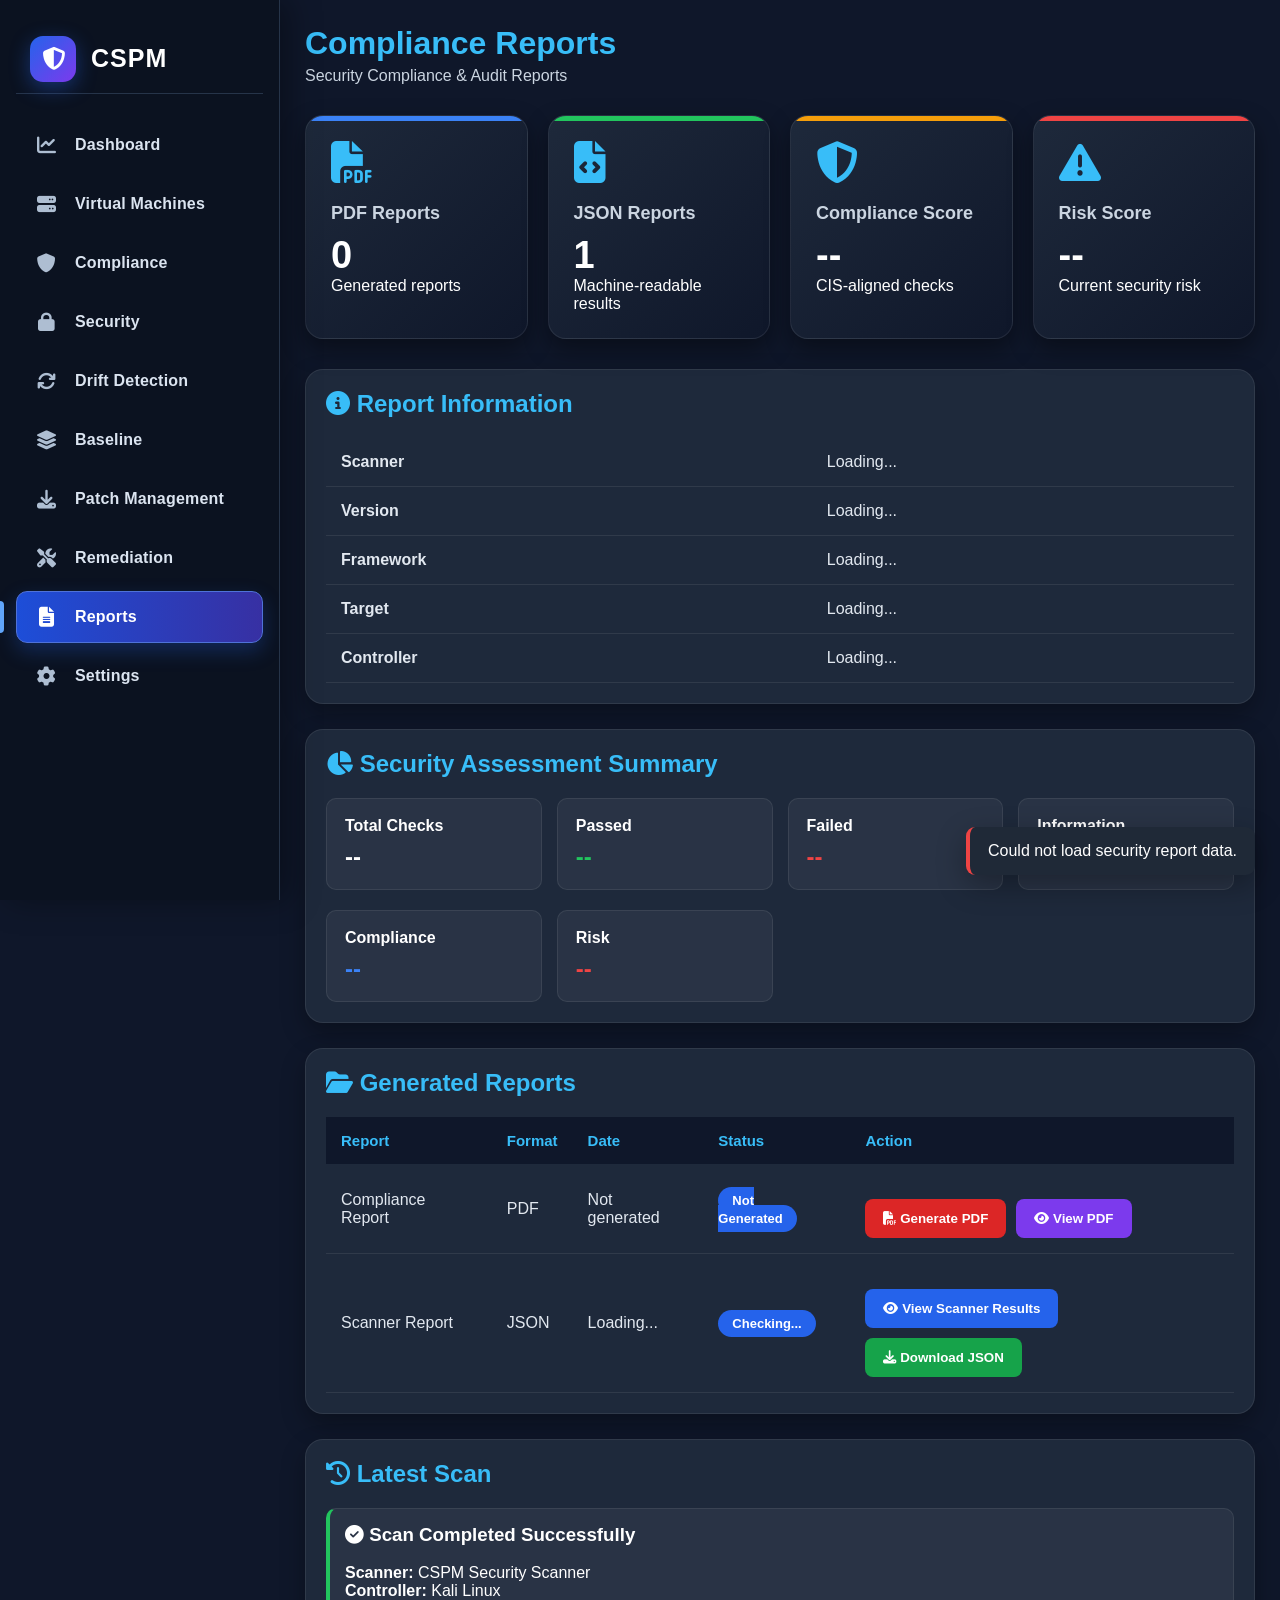
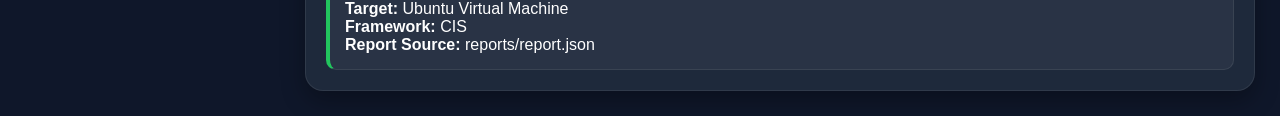
<file: sem5-project/dashboard/reports.html>
<!DOCTYPE html>
<html lang="en">

<head>

    <meta charset="UTF-8">
    <meta name="viewport" content="width=device-width, initial-scale=1.0">

    <title>CSPM | Compliance Reports</title>

    <link rel="stylesheet" href="css/style.css">
    <link rel="stylesheet" href="css/sidebar.css">
    <link rel="stylesheet" href="css/cards.css">
    <link rel="stylesheet" href="css/tables.css">
    <link rel="stylesheet" href="css/animations.css">
    <link rel="stylesheet" href="css/responsive.css">

    <link rel="stylesheet"
          href="https://cdnjs.cloudflare.com/ajax/libs/font-awesome/6.7.2/css/all.min.css">

    <style>

        .report-actions {
            display: flex;
            gap: 10px;
            flex-wrap: wrap;
            margin-top: 20px;
        }

        .report-btn {
            border: none;
            padding: 12px 18px;
            border-radius: 8px;
            cursor: pointer;
            font-weight: 600;
            color: white;
            transition: 0.2s;
        }

        .report-btn:hover {
            transform: translateY(-2px);
            opacity: 0.9;
        }

        .btn-view {
            background: #2563eb;
        }

        .btn-json {
            background: #16a34a;
        }

        .btn-pdf {
            background: #dc2626;
        }

        .btn-pdf-view {
            background: #7c3aed;
        }

        .status-box {
            padding: 15px;
            border-radius: 10px;
            margin-top: 15px;
            background: rgba(255,255,255,0.05);
            border: 1px solid rgba(255,255,255,0.08);
        }

        .status-success {
            border-left: 4px solid #22c55e;
        }

        .status-error {
            border-left: 4px solid #ef4444;
        }

        .status-info {
            border-left: 4px solid #3b82f6;
        }

        #scannerResults {
            display: none;
            margin-top: 20px;
        }

        #scannerResults.show {
            display: block;
        }

        .json-viewer {
            background: #0f172a;
            color: #e2e8f0;
            padding: 20px;
            border-radius: 10px;
            overflow-x: auto;
            max-height: 600px;
            white-space: pre-wrap;
            word-break: break-word;
            font-family: monospace;
            font-size: 13px;
        }

        .summary-grid {
            display: grid;
            grid-template-columns: repeat(4, 1fr);
            gap: 15px;
            margin-top: 20px;
        }

        .summary-box {
            padding: 18px;
            border-radius: 10px;
            background: rgba(255,255,255,0.05);
            border: 1px solid rgba(255,255,255,0.08);
        }

        .summary-box h4 {
            margin-bottom: 8px;
        }

        .summary-box p {
            font-size: 24px;
            font-weight: 700;
            margin: 0;
        }

        .pass-value {
            color: #22c55e;
        }

        .fail-value {
            color: #ef4444;
        }

        .info-value {
            color: #f59e0b;
        }

        .score-value {
            color: #3b82f6;
        }

        .toast-container {
            position: fixed;
            right: 25px;
            bottom: 25px;
            z-index: 9999;
        }

        .toast {
            min-width: 280px;
            padding: 15px 18px;
            margin-top: 10px;
            border-radius: 9px;
            background: #1f2937;
            color: white;
            box-shadow: 0 10px 30px rgba(0,0,0,0.3);
        }

        .toast.success {
            border-left: 4px solid #22c55e;
        }

        .toast.error {
            border-left: 4px solid #ef4444;
        }

        .toast.info {
            border-left: 4px solid #3b82f6;
        }

        @media (max-width: 900px) {

            .summary-grid {
                grid-template-columns: repeat(2, 1fr);
            }

        }

        @media (max-width: 600px) {

            .summary-grid {
                grid-template-columns: 1fr;
            }

        }

    </style>

</head>


<body>


<!-- ================= SIDEBAR ================= -->

<aside class="sidebar">

    <div class="logo">

        <i class="fa-solid fa-shield-halved"></i>

        <h2>CSPM</h2>

    </div>


    <ul>

        <li>
            <a href="index.html">
                <i class="fa-solid fa-chart-line"></i>
                Dashboard
            </a>
        </li>

        <li>
            <a href="vm.html">
                <i class="fa-solid fa-server"></i>
                Virtual Machines
            </a>
        </li>

        <li>
            <a href="compliance.html">
                <i class="fa-solid fa-shield"></i>
                Compliance
            </a>
        </li>

        <li>
            <a href="security.html">
                <i class="fa-solid fa-lock"></i>
                Security
            </a>
        </li>

        <li>
            <a href="drift.html">
                <i class="fa-solid fa-arrows-rotate"></i>
                Drift Detection
            </a>
        </li>

        <li>
            <a href="baseline.html">
                <i class="fa-solid fa-layer-group"></i>
                Baseline
            </a>
        </li>

        <li>
            <a href="patch.html">
                <i class="fa-solid fa-download"></i>
                Patch Management
            </a>
        </li>

        <li>
            <a href="remediation.html">
                <i class="fa-solid fa-screwdriver-wrench"></i>
                Remediation
            </a>
        </li>

        <li class="active">
            <a href="reports.html">
                <i class="fa-solid fa-file-lines"></i>
                Reports
            </a>
        </li>

        <li>
            <a href="settings.html">
                <i class="fa-solid fa-gear"></i>
                Settings
            </a>
        </li>

    </ul>

</aside>


<!-- ================= MAIN CONTENT ================= -->

<main class="content">


    <!-- HEADER -->

    <header class="header">

        <div>

            <h1>
                Compliance Reports
            </h1>

            <p>
                Security Compliance & Audit Reports
            </p>

        </div>

    </header>


    <!-- ================= SUMMARY CARDS ================= -->

    <section class="cards">


        <div class="card">

            <i class="fa-solid fa-file-pdf"></i>

            <h3>
                PDF Reports
            </h3>

            <h1 id="pdfCount">
                0
            </h1>

            <p>
                Generated reports
            </p>

        </div>


        <div class="card">

            <i class="fa-solid fa-file-code"></i>

            <h3>
                JSON Reports
            </h3>

            <h1 id="jsonCount">
                1
            </h1>

            <p>
                Machine-readable results
            </p>

        </div>


        <div class="card">

            <i class="fa-solid fa-shield-halved"></i>

            <h3>
                Compliance Score
            </h3>

            <h1 id="complianceScore">
                --
            </h1>

            <p>
                CIS-aligned checks
            </p>

        </div>


        <div class="card">

            <i class="fa-solid fa-triangle-exclamation"></i>

            <h3>
                Risk Score
            </h3>

            <h1 id="riskScore">
                --
            </h1>

            <p>
                Current security risk
            </p>

        </div>


    </section>


    <!-- ================= REPORT INFORMATION ================= -->

    <div class="panel">

        <h2>

            <i class="fa-solid fa-circle-info"></i>

            Report Information

        </h2>


        <table>

            <tbody>

                <tr>
                    <td><strong>Scanner</strong></td>
                    <td id="scannerName">Loading...</td>
                </tr>

                <tr>
                    <td><strong>Version</strong></td>
                    <td id="scannerVersion">Loading...</td>
                </tr>

                <tr>
                    <td><strong>Framework</strong></td>
                    <td id="framework">Loading...</td>
                </tr>
<tr>
    <td><strong>Target</strong></td>
    <td id="reportTarget">Loading...</td>
</tr>
    <tr>
    <td><strong>Controller</strong></td>
    <td id="controllerOS">Loading...</td>
</tr>
            </tbody>

        </table>

    </div>


    <!-- ================= SECURITY ASSESSMENT ================= -->

    <div class="panel">

        <h2>

            <i class="fa-solid fa-chart-pie"></i>

            Security Assessment Summary

        </h2>


        <div class="summary-grid">


            <div class="summary-box">

                <h4>
                    Total Checks
                </h4>

                <p id="totalChecks">
                    --
                </p>

            </div>


            <div class="summary-box">

                <h4>
                    Passed
                </h4>

                <p id="passedChecks"
                   class="pass-value">
                    --
                </p>

            </div>


            <div class="summary-box">

                <h4>
                    Failed
                </h4>

                <p id="failedChecks"
                   class="fail-value">
                    --
                </p>

            </div>


            <div class="summary-box">

                <h4>
                    Information
                </h4>

                <p id="infoChecks"
                   class="info-value">
                    --
                </p>

            </div>


        </div>


        <div class="summary-grid">


            <div class="summary-box">

                <h4>
                    Compliance
                </h4>

                <p id="summaryCompliance"
                   class="score-value">
                    --
                </p>

            </div>


            <div class="summary-box">

                <h4>
                    Risk
                </h4>

                <p id="summaryRisk"
                   class="fail-value">
                    --
                </p>

            </div>


        </div>

    </div>


    <!-- ================= GENERATED REPORTS ================= -->

    <div class="panel">

        <h2>

            <i class="fa-solid fa-folder-open"></i>

            Generated Reports

        </h2>


        <table>

            <thead>

                <tr>

                    <th>
                        Report
                    </th>

                    <th>
                        Format
                    </th>

                    <th>
                        Date
                    </th>

                    <th>
                        Status
                    </th>

                    <th>
                        Action
                    </th>

                </tr>

            </thead>


            <tbody>


                <tr>

                    <td>
                        Compliance Report
                    </td>

                    <td>
                        PDF
                    </td>

                    <td id="pdfDate">
                        Not generated
                    </td>

                    <td>

                        <span id="pdfStatus"
                              class="badge info">

                            Not Generated

                        </span>

                    </td>

                    <td>

                        <div class="report-actions">

                            <button
                                class="report-btn btn-pdf"
                                onclick="generatePDF()">

                                <i class="fa-solid fa-file-pdf"></i>

                                Generate PDF

                            </button>


                            <button
                                id="viewPdfBtn"
                                class="report-btn btn-pdf-view"
                                onclick="viewPDF()"
                                disabled>

                                <i class="fa-solid fa-eye"></i>

                                View PDF

                            </button>

                        </div>

                    </td>

                </tr>


                <tr>

                    <td>
                        Scanner Report
                    </td>

                    <td>
                        JSON
                    </td>
<td id="jsonDate">Loading...</td>

                    <td>
<span id="jsonStatus" class="badge info">
    Checking...
</span>

                    </td>

                    <td>

                        <div class="report-actions">

                            <button
                                class="report-btn btn-view"
                                onclick="viewScannerResults()">

                                <i class="fa-solid fa-eye"></i>

                                View Scanner Results

                            </button>


                            <button
                                class="report-btn btn-json"
                                onclick="downloadJSON()">

                                <i class="fa-solid fa-download"></i>

                                Download JSON

                            </button>

                        </div>

                    </td>

                </tr>


            </tbody>

        </table>

    </div>


    <!-- ================= SCANNER RESULTS ================= -->

    <div class="panel"
         id="scannerResults">

        <h2>

            <i class="fa-solid fa-code"></i>

            Scanner Results

        </h2>


        <div id="resultsStatus"
             class="status-box status-info">

            Loading scanner report...

        </div>


        <pre id="jsonViewer"
             class="json-viewer"></pre>

    </div>


    <!-- ================= LATEST SCAN ================= -->

    <div class="panel">

        <h2>

            <i class="fa-solid fa-clock-rotate-left"></i>

            Latest Scan

        </h2>


        <div class="status-box status-success">

            <h3>

                <i class="fa-solid fa-circle-check"></i>

                Scan Completed Successfully

            </h3>

            <br>

            <p>
                <strong>Scanner:</strong>
                CSPM Security Scanner
            </p>

            <p>
                <strong>Controller:</strong>
                Kali Linux
            </p>

            <p>
                <strong>Target:</strong>
                Ubuntu Virtual Machine
            </p>

            <p>
                <strong>Framework:</strong>
                CIS
            </p>

            <p>
                <strong>Report Source:</strong>
                reports/report.json
            </p>

        </div>

    </div>


</main>


<!-- ================= TOAST ================= -->

<div id="toastContainer"
     class="toast-container">
</div>


<!-- ================= JS ================= -->

<script src="js/report.js"></script>


</body>

</html>
</file>
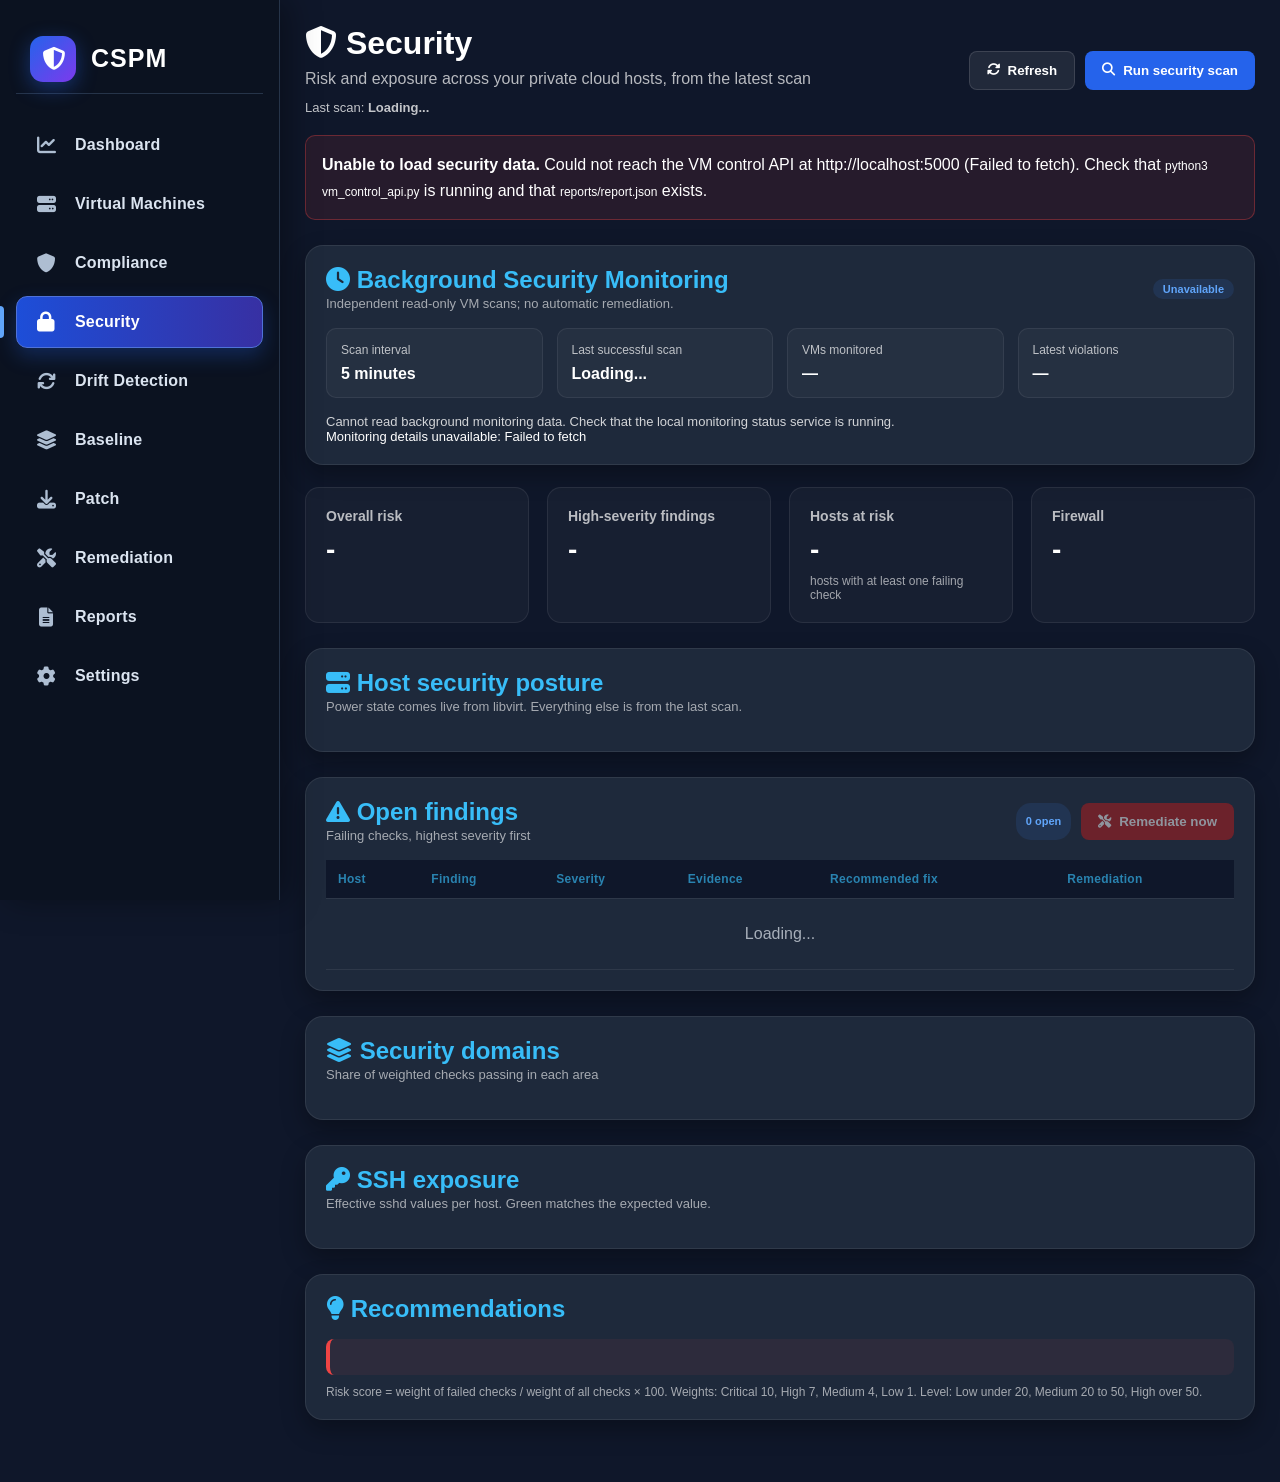
<file: sem5-project/dashboard/security.html>
<!DOCTYPE html>
<html lang="en">
<head>
<meta charset="UTF-8">
<meta name="viewport" content="width=device-width, initial-scale=1.0">
<title>Security | Advanced Private Cloud CSPM</title>

<link rel="stylesheet" href="css/style.css">
<link rel="stylesheet" href="css/sidebar.css">
<link rel="stylesheet" href="css/cards.css">
<link rel="stylesheet" href="css/tables.css">
<link rel="stylesheet" href="css/animations.css">
<link rel="stylesheet" href="css/responsive.css">
<link rel="stylesheet" href="https://cdnjs.cloudflare.com/ajax/libs/font-awesome/6.7.2/css/all.min.css">

<style>
.security-page { padding-bottom: 40px; }
.security-header { display:flex; justify-content:space-between; align-items:center; gap:20px; margin-bottom:20px; flex-wrap:wrap; }
.security-title h1 { margin-bottom:8px; }
.security-title p { margin:0; opacity:.7; }
.header-actions { display:flex; gap:10px; flex-wrap:wrap; }
.security-btn { border:none; border-radius:8px; padding:11px 17px; cursor:pointer; font-weight:600; display:inline-flex; align-items:center; gap:8px; transition:.2s ease; color:inherit; }
.security-btn:hover:not(:disabled) { transform:translateY(-2px); }
.security-btn:disabled { opacity:.5; cursor:not-allowed; }
.primary-btn { background:#2563eb; color:#fff; }
.secondary-btn { background:rgba(255,255,255,.08); border:1px solid rgba(255,255,255,.12); }
.danger-btn { background:#b91c1c; color:#fff; }

.scan-meta { margin-top:12px; font-size:13px; opacity:.75; display:flex; gap:12px; align-items:center; flex-wrap:wrap; }
.stale { display:none; padding:4px 10px; border-radius:14px; background:rgba(245,158,11,.14); color:#f59e0b; font-weight:600; }
.load-error { display:none; padding:16px; margin-bottom:20px; border-radius:10px; background:rgba(239,68,68,.1); border:1px solid rgba(239,68,68,.35); line-height:1.6; }

.security-cards { display:grid; grid-template-columns:repeat(4,1fr); gap:18px; margin-bottom:25px; }
.security-card { padding:20px; border-radius:14px; border:1px solid rgba(255,255,255,.08); background:rgba(255,255,255,.035); }
.security-card h3 { margin:0 0 10px; font-size:14px; opacity:.7; }
.security-card h2 { margin:0; font-size:28px; }
.security-card p { margin:8px 0 0; font-size:12px; opacity:.6; }

.security-panel { margin-bottom:22px; }
.panel-heading { display:flex; justify-content:space-between; align-items:center; gap:15px; flex-wrap:wrap; margin-bottom:16px; }
.panel-heading h2 { margin:0; }
.panel-subtitle { opacity:.6; font-size:13px; }

.host-grid { display:grid; grid-template-columns:repeat(auto-fit,minmax(300px,1fr)); gap:16px; }
.host-card { padding:18px; border-radius:12px; background:rgba(255,255,255,.035); border:1px solid rgba(255,255,255,.07); }
.host-top { display:flex; justify-content:space-between; align-items:center; margin-bottom:12px; }
.host-top h3 { margin:0; }
.host-risk { display:flex; align-items:baseline; gap:12px; margin-bottom:12px; }
.host-risk strong { font-size:32px; }
.host-facts { display:grid; grid-template-columns:auto 1fr; gap:6px 16px; margin:0; font-size:13px; }
.host-facts dt { opacity:.6; }
.host-facts dd { margin:0; }

.security-table-wrapper { overflow-x:auto; }
.security-table { width:100%; border-collapse:collapse; }
.security-table th, .security-table td { padding:12px; text-align:left; border-bottom:1px solid rgba(255,255,255,.07); vertical-align:top; }
.security-table th { font-size:12px; opacity:.65; letter-spacing:.3px; }
.sub { font-size:11px; opacity:.55; margin-top:3px; }
.empty-row { text-align:center !important; opacity:.7; padding:26px !important; }
code { font-size:12px; word-break:break-word; }
.ok-text { color:#22c55e; }
.bad-text { color:#ef4444; }

.security-badge { display:inline-flex; align-items:center; justify-content:center; padding:4px 10px; border-radius:15px; font-size:11px; font-weight:700; }
.badge-pass { background:rgba(34,197,94,.12); color:#22c55e; }
.badge-info { background:rgba(59,130,246,.12); color:#60a5fa; }
.badge-warn { background:rgba(245,158,11,.14); color:#f59e0b; }
.badge-fail { background:rgba(239,68,68,.12); color:#ef4444; }

.domain-row { display:grid; grid-template-columns:190px 1fr 50px 80px; align-items:center; gap:12px; margin-bottom:14px; }
.risk-bar { height:8px; background:rgba(255,255,255,.08); border-radius:10px; overflow:hidden; }
.risk-bar-fill { height:100%; border-radius:10px; transition:width .4s ease; }

.recommendation { padding:18px; border-left:4px solid #ef4444; background:rgba(239,68,68,.07); border-radius:8px; }
.recommendation.good { border-left-color:#22c55e; background:rgba(34,197,94,.07); }
.recommendation h3 { margin-top:0; }
.recommendation-list { padding-left:20px; line-height:1.8; }
.formula { font-size:12px; opacity:.6; margin-top:10px; }

.scan-box { display:none; margin-bottom:20px; padding:14px 16px; border-radius:10px; background:rgba(37,99,235,.08); border:1px solid rgba(37,99,235,.2); }
.scan-box.show { display:block; }

.toast { position:fixed; right:25px; bottom:25px; min-width:260px; max-width:380px; padding:14px 17px; border-radius:9px; background:#111827; border:1px solid rgba(255,255,255,.1); box-shadow:0 15px 40px rgba(0,0,0,.35); transform:translateY(120px); opacity:0; transition:.3s ease; z-index:10000; }
.toast.show { transform:translateY(0); opacity:1; }
.toast-title { font-weight:700; margin-bottom:4px; }
.toast-message { font-size:13px; opacity:.75; }

@media (max-width:1000px) { .security-cards { grid-template-columns:repeat(2,1fr); } }
@media (max-width:700px) {
  .security-cards { grid-template-columns:1fr; }
  .domain-row { grid-template-columns:1fr 1fr; }
}
@media (prefers-reduced-motion:reduce) { * { transition:none !important; } }

.monitor-grid {
  display: grid;
  grid-template-columns: repeat(4, minmax(0, 1fr));
  gap: 14px;
  margin: 16px 0;
}
.monitor-grid > div {
  padding: 14px;
  border-radius: 10px;
  background: rgba(255,255,255,.035);
  border: 1px solid rgba(255,255,255,.07);
  min-width: 0;
}
.monitor-grid span, .monitor-grid strong {
  display: block;
  overflow-wrap: anywhere;
}
.monitor-grid span { font-size: 12px; opacity: .7; margin-bottom: 8px; }
.monitor-grid strong { font-size: 16px; }
#backgroundMonitorMessage { font-size: 13px; opacity: .8; }
#backgroundMonitorFindings { font-size: 13px; overflow-wrap: anywhere; }
#backgroundMonitorFindings ul { padding-left: 22px; }
#backgroundMonitorFindings li { margin: 7px 0; }
@media (max-width: 1000px) {
  .monitor-grid { grid-template-columns: repeat(2, minmax(0, 1fr)); }
}
@media (max-width: 500px) {
  .monitor-grid { grid-template-columns: 1fr; }
}

</style>
</head>

<body>

<aside class="sidebar">
<div class="logo"><i class="fa-solid fa-shield-halved"></i><h2>CSPM</h2></div>
<ul>
<li><a href="index.html"><i class="fa-solid fa-chart-line"></i> Dashboard</a></li>
<li><a href="vm.html"><i class="fa-solid fa-server"></i> Virtual Machines</a></li>
<li><a href="compliance.html"><i class="fa-solid fa-shield"></i> Compliance</a></li>
<li class="active"><a href="security.html"><i class="fa-solid fa-lock"></i> Security</a></li>
<li><a href="drift.html"><i class="fa-solid fa-arrows-rotate"></i> Drift Detection</a></li>
<li><a href="baseline.html"><i class="fa-solid fa-layer-group"></i> Baseline</a></li>
<li><a href="patch.html"><i class="fa-solid fa-download"></i> Patch</a></li>
<li><a href="remediation.html"><i class="fa-solid fa-screwdriver-wrench"></i> Remediation</a></li>
<li><a href="reports.html"><i class="fa-solid fa-file-lines"></i> Reports</a></li>
<li><a href="settings.html"><i class="fa-solid fa-gear"></i> Settings</a></li>
</ul>
</aside>

<main class="content security-page">

<header class="security-header">
  <div class="security-title">
    <h1><i class="fa-solid fa-shield-halved"></i> Security</h1>
    <p>Risk and exposure across your private cloud hosts, from the latest scan</p>
    <div class="scan-meta">
      <span>Last scan: <strong id="lastScanTime">Loading...</strong></span>
      <span class="stale" id="staleWarning"></span>
    </div>
  </div>
  <div class="header-actions">
    <button class="security-btn secondary-btn" id="refreshBtn" onclick="refreshSecurity(true)">
      <i class="fa-solid fa-rotate"></i> Refresh
    </button>
    <button class="security-btn primary-btn" id="scanBtn" onclick="runSecurityScan()">
      <i class="fa-solid fa-magnifying-glass"></i> Run security scan
    </button>
  </div>
</header>

<div class="load-error" id="loadError"></div>
<div class="scan-box" id="scanBox"><span id="scanMessage"></span></div>

<section class="panel security-panel" id="backgroundMonitorPanel">
  <div class="panel-heading">
    <div>
      <h2><i class="fa-solid fa-clock"></i> Background Security Monitoring</h2>
      <span class="panel-subtitle">Independent read-only VM scans; no automatic remediation.</span>
    </div>
    <span class="security-badge badge-info" id="backgroundMonitorStatus">Checking...</span>
  </div>
  <div class="monitor-grid">
    <div><span>Scan interval</span><strong id="backgroundMonitorInterval">5 minutes</strong></div>
    <div><span>Last successful scan</span><strong id="backgroundMonitorLastScan">Loading...</strong></div>
    <div><span>VMs monitored</span><strong id="backgroundMonitorHosts">—</strong></div>
    <div><span>Latest violations</span><strong id="backgroundMonitorViolations">—</strong></div>
  </div>
  <p id="backgroundMonitorMessage" aria-live="polite">Loading monitoring status...</p>
  <div id="backgroundMonitorFindings">Loading latest monitoring findings...</div>
</section>


<section class="security-cards">
  <div class="security-card">
    <h3>Overall risk</h3>
    <h2 id="riskValue">-</h2>
    <p><span id="riskLevel"></span></p>
    <p id="riskNote"></p>
  </div>
  <div class="security-card">
    <h3>High-severity findings</h3>
    <h2 id="openHigh">-</h2>
    <p id="openTotal"></p>
  </div>
  <div class="security-card">
    <h3>Hosts at risk</h3>
    <h2 id="hostsAtRisk">-</h2>
    <p>hosts with at least one failing check</p>
  </div>
  <div class="security-card">
    <h3>Firewall</h3>
    <h2 id="firewallValue">-</h2>
    <p id="firewallNote"></p>
  </div>
</section>

<div class="panel security-panel">
  <div class="panel-heading">
    <div>
      <h2><i class="fa-solid fa-server"></i> Host security posture</h2>
      <span class="panel-subtitle">Power state comes live from libvirt. Everything else is from the last scan.</span>
    </div>
  </div>
  <div class="host-grid" id="hostCards"></div>
</div>

<div class="panel security-panel">
  <div class="panel-heading">
    <div>
      <h2><i class="fa-solid fa-triangle-exclamation"></i> Open findings</h2>
      <span class="panel-subtitle">Failing checks, highest severity first</span>
    </div>
    <div class="header-actions">
      <span class="security-badge badge-info" id="findingsCount">0 open</span>
      <button class="security-btn danger-btn" id="remediateBtn" onclick="remediateNow()" disabled>
        <i class="fa-solid fa-screwdriver-wrench"></i> Remediate now
      </button>
    </div>
  </div>
  <div class="security-table-wrapper">
    <table class="security-table">
      <thead><tr><th>Host</th><th>Finding</th><th>Severity</th><th>Evidence</th><th>Recommended fix</th><th>Remediation</th></tr></thead>
      <tbody id="findingsBody"><tr><td colspan="6" class="empty-row">Loading...</td></tr></tbody>
    </table>
  </div>
</div>

<div class="panel security-panel">
  <div class="panel-heading">
    <div>
      <h2><i class="fa-solid fa-layer-group"></i> Security domains</h2>
      <span class="panel-subtitle">Share of weighted checks passing in each area</span>
    </div>
  </div>
  <div id="domainList"></div>
</div>

<div class="panel security-panel">
  <div class="panel-heading">
    <div>
      <h2><i class="fa-solid fa-key"></i> SSH exposure</h2>
      <span class="panel-subtitle">Effective sshd values per host. Green matches the expected value.</span>
    </div>
  </div>
  <div class="security-table-wrapper">
    <table class="security-table"><thead id="sshHead"></thead><tbody id="sshBody"></tbody></table>
  </div>
</div>

<div class="panel security-panel">
  <div class="panel-heading">
    <h2><i class="fa-solid fa-lightbulb"></i> Recommendations</h2>
  </div>
  <div class="recommendation" id="recommendationBox"></div>
  <p class="formula">
    Risk score = weight of failed checks / weight of all checks &times; 100.
    Weights: Critical 10, High 7, Medium 4, Low 1. Level: Low under 20, Medium 20 to 50, High over 50.
  </p>
</div>

</main>

<div class="toast" id="toast">
  <div class="toast-title" id="toastTitle"></div>
  <div class="toast-message" id="toastMessage"></div>
</div>

<script src="js/security.js"></script>
</body>
</html>
</file>
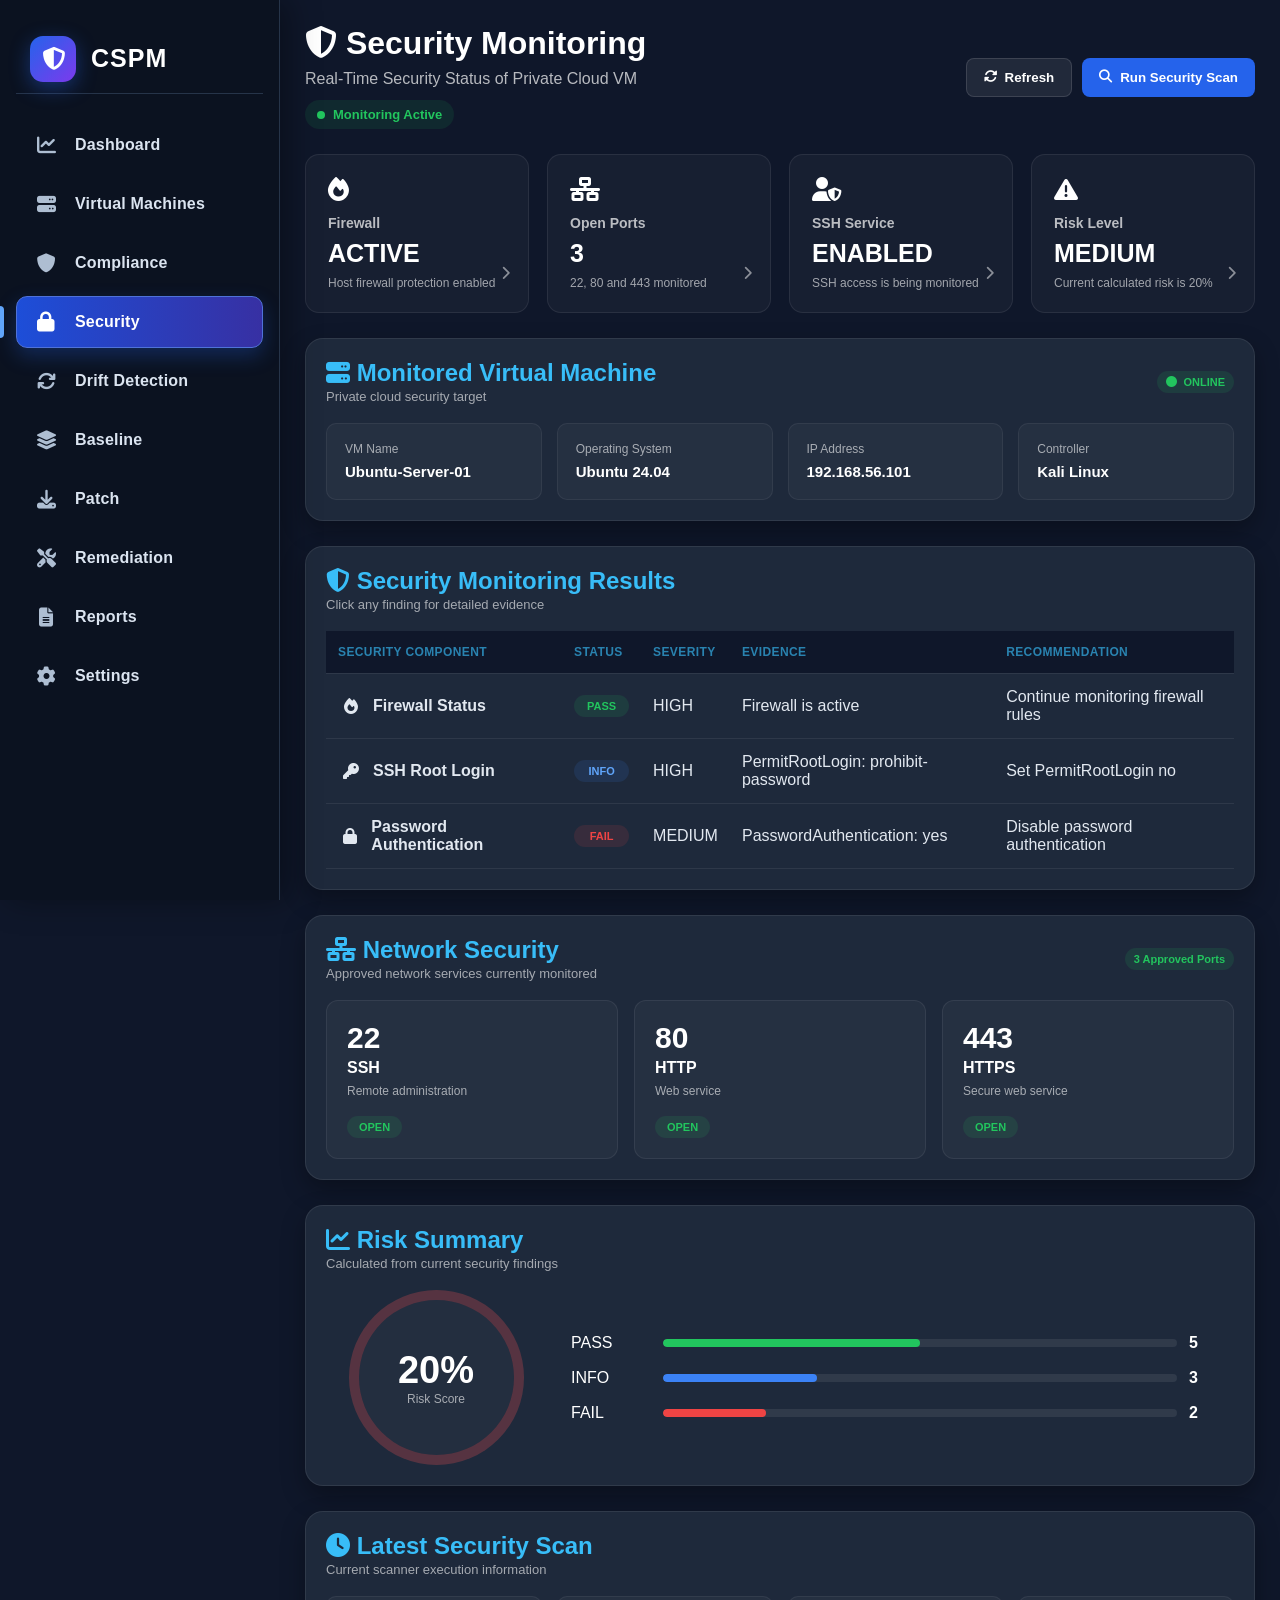
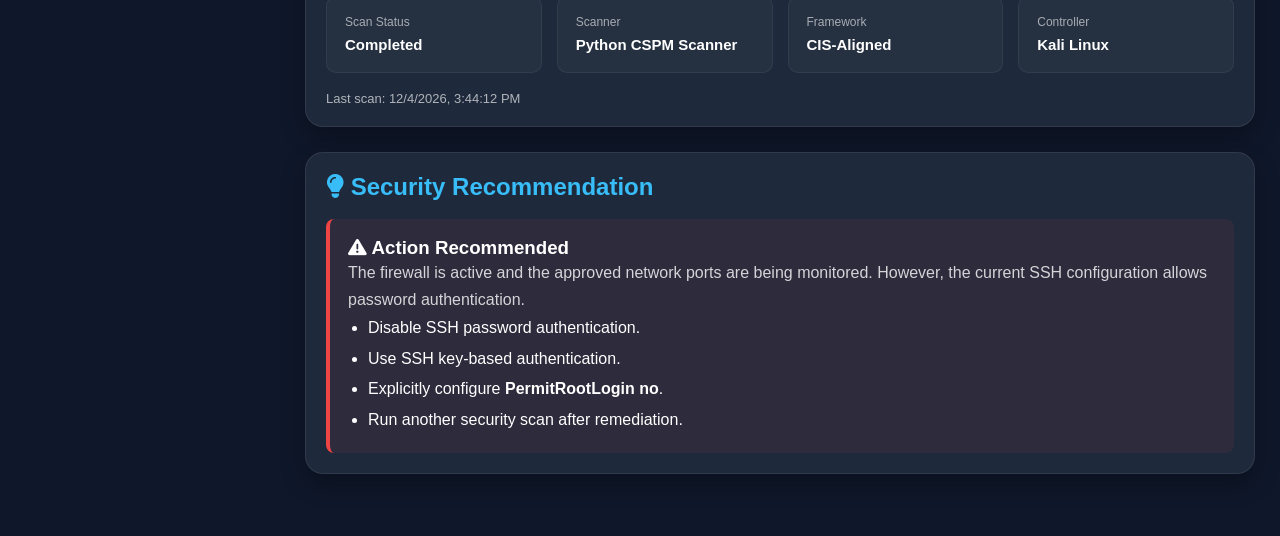
<file: sem5-project/dashboard/security_before.html>
<!DOCTYPE html>
<html lang="en">

<head>

<meta charset="UTF-8">
<meta name="viewport" content="width=device-width, initial-scale=1.0">

<title>Security Monitoring | Advanced Private Cloud CSPM</title>

<link rel="stylesheet" href="css/style.css">
<link rel="stylesheet" href="css/sidebar.css">
<link rel="stylesheet" href="css/cards.css">
<link rel="stylesheet" href="css/tables.css">
<link rel="stylesheet" href="css/animations.css">
<link rel="stylesheet" href="css/responsive.css">

<link rel="stylesheet"
href="https://cdnjs.cloudflare.com/ajax/libs/font-awesome/6.7.2/css/all.min.css">

<style>

/* =========================================================
   SECURITY PAGE
   ========================================================= */

.security-page {
    padding-bottom: 40px;
}

/* Header */

.security-header {
    display: flex;
    justify-content: space-between;
    align-items: center;
    gap: 20px;
    margin-bottom: 25px;
    flex-wrap: wrap;
}

.security-title h1 {
    margin-bottom: 8px;
}

.security-title p {
    margin: 0;
    opacity: 0.7;
}

.header-actions {
    display: flex;
    gap: 10px;
    flex-wrap: wrap;
}

/* Buttons */

.security-btn {
    border: none;
    border-radius: 8px;
    padding: 11px 17px;
    cursor: pointer;
    font-weight: 600;
    display: inline-flex;
    align-items: center;
    gap: 8px;
    transition: 0.2s ease;
}

.security-btn:hover {
    transform: translateY(-2px);
}

.primary-btn {
    background: #2563eb;
    color: white;
}

.secondary-btn {
    background: rgba(255,255,255,0.08);
    color: inherit;
    border: 1px solid rgba(255,255,255,0.12);
}

/* Monitoring indicator */

.monitoring-status {
    display: inline-flex;
    align-items: center;
    gap: 8px;
    margin-top: 12px;
    padding: 7px 12px;
    border-radius: 20px;
    background: rgba(34,197,94,0.10);
    color: #22c55e;
    font-size: 13px;
    font-weight: 600;
}

.monitoring-dot {
    width: 8px;
    height: 8px;
    border-radius: 50%;
    background: #22c55e;
    animation: pulseDot 1.5s infinite;
}

@keyframes pulseDot {

    0%,100% {
        opacity: 1;
        transform: scale(1);
    }

    50% {
        opacity: 0.4;
        transform: scale(0.75);
    }

}

/* =========================================================
   SUMMARY CARDS
   ========================================================= */

.security-cards {
    display: grid;
    grid-template-columns: repeat(4, 1fr);
    gap: 18px;
    margin-bottom: 25px;
}

.security-card {
    position: relative;
    padding: 22px;
    border-radius: 14px;
    cursor: pointer;
    overflow: hidden;
    transition: 0.25s ease;
    border: 1px solid rgba(255,255,255,0.08);
    background: rgba(255,255,255,0.035);
}

.security-card:hover {
    transform: translateY(-4px);
    border-color: rgba(255,255,255,0.18);
}

.security-card i {
    font-size: 24px;
    margin-bottom: 14px;
}

.security-card h3 {
    margin: 0 0 8px;
    font-size: 14px;
    opacity: 0.7;
}

.security-card h2 {
    margin: 0;
    font-size: 25px;
}

.security-card p {
    margin: 8px 0 0;
    font-size: 12px;
    opacity: 0.6;
}

.card-arrow {
    position: absolute;
    right: 18px;
    bottom: 18px;
    font-size: 14px !important;
    opacity: 0.5;
}

/* =========================================================
   PANELS
   ========================================================= */

.security-panel {
    margin-bottom: 22px;
}

.panel-heading {
    display: flex;
    justify-content: space-between;
    align-items: center;
    gap: 15px;
    flex-wrap: wrap;
    margin-bottom: 18px;
}

.panel-heading h2 {
    margin: 0;
}

.panel-subtitle {
    opacity: 0.6;
    font-size: 13px;
}

/* =========================================================
   VM STATUS
   ========================================================= */

.vm-status {
    display: grid;
    grid-template-columns: repeat(4, 1fr);
    gap: 15px;
}

.vm-item {
    padding: 18px;
    border-radius: 10px;
    background: rgba(255,255,255,0.035);
    border: 1px solid rgba(255,255,255,0.06);
}

.vm-item span {
    display: block;
    font-size: 12px;
    opacity: 0.6;
    margin-bottom: 7px;
}

.vm-item strong {
    font-size: 15px;
}

/* =========================================================
   TABLE
   ========================================================= */

.security-table-wrapper {
    overflow-x: auto;
}

.security-table {
    width: 100%;
    border-collapse: collapse;
}

.security-table th,
.security-table td {
    padding: 14px 12px;
    text-align: left;
    border-bottom: 1px solid rgba(255,255,255,0.07);
}

.security-table th {
    font-size: 12px;
    opacity: 0.65;
    text-transform: uppercase;
    letter-spacing: 0.4px;
}

.security-row {
    cursor: pointer;
    transition: 0.2s ease;
}

.security-row:hover {
    background: rgba(255,255,255,0.035);
}

.component-name {
    display: flex;
    align-items: center;
    gap: 10px;
    font-weight: 600;
}

.component-name i {
    width: 25px;
    text-align: center;
}

/* Badges */

.security-badge {
    display: inline-flex;
    align-items: center;
    justify-content: center;
    min-width: 55px;
    padding: 5px 9px;
    border-radius: 15px;
    font-size: 11px;
    font-weight: 700;
}

.badge-pass {
    background: rgba(34,197,94,0.12);
    color: #22c55e;
}

.badge-info {
    background: rgba(59,130,246,0.12);
    color: #60a5fa;
}

.badge-fail {
    background: rgba(239,68,68,0.12);
    color: #ef4444;
}

.badge-open {
    background: rgba(34,197,94,0.12);
    color: #22c55e;
}

/* =========================================================
   PORT CARDS
   ========================================================= */

.port-grid {
    display: grid;
    grid-template-columns: repeat(3, 1fr);
    gap: 16px;
}

.port-card {
    padding: 20px;
    border-radius: 12px;
    background: rgba(255,255,255,0.035);
    border: 1px solid rgba(255,255,255,0.07);
    cursor: pointer;
    transition: 0.25s ease;
}

.port-card:hover {
    transform: translateY(-3px);
    border-color: rgba(255,255,255,0.18);
}

.port-number {
    font-size: 30px;
    font-weight: 800;
}

.port-service {
    margin-top: 4px;
    font-weight: 700;
}

.port-description {
    margin-top: 7px;
    font-size: 12px;
    opacity: 0.6;
}

/* =========================================================
   RISK SECTION
   ========================================================= */

.risk-layout {
    display: grid;
    grid-template-columns: 220px 1fr;
    gap: 25px;
    align-items: center;
}

.risk-circle {
    width: 175px;
    height: 175px;
    border-radius: 50%;
    margin: auto;
    display: flex;
    flex-direction: column;
    justify-content: center;
    align-items: center;
    border: 10px solid rgba(239,68,68,0.25);
    background: rgba(255,255,255,0.025);
}

.risk-circle strong {
    font-size: 38px;
}

.risk-circle span {
    font-size: 12px;
    opacity: 0.6;
}

.risk-bars {
    display: flex;
    flex-direction: column;
    gap: 17px;
}

.risk-bar-row {
    display: grid;
    grid-template-columns: 80px 1fr 45px;
    align-items: center;
    gap: 12px;
}

.risk-bar {
    height: 8px;
    background: rgba(255,255,255,0.08);
    border-radius: 10px;
    overflow: hidden;
}

.risk-bar-fill {
    height: 100%;
    border-radius: 10px;
}

.pass-fill {
    width: 50%;
    background: #22c55e;
}

.info-fill {
    width: 30%;
    background: #3b82f6;
}

.fail-fill {
    width: 20%;
    background: #ef4444;
}

/* =========================================================
   RECOMMENDATION
   ========================================================= */

.recommendation {
    padding: 18px;
    border-left: 4px solid #ef4444;
    background: rgba(239,68,68,0.07);
    border-radius: 8px;
}

.recommendation h3 {
    margin-top: 0;
}

.recommendation p {
    line-height: 1.7;
    opacity: 0.8;
}

.recommendation-list {
    padding-left: 20px;
    line-height: 1.9;
}

/* =========================================================
   SCAN PROGRESS
   ========================================================= */

.scan-box {
    display: none;
    margin-top: 18px;
    padding: 16px;
    border-radius: 10px;
    background: rgba(37,99,235,0.08);
    border: 1px solid rgba(37,99,235,0.2);
}

.scan-box.show {
    display: block;
}

.scan-message {
    font-weight: 600;
    margin-bottom: 10px;
}

.progress-container {
    width: 100%;
    height: 8px;
    border-radius: 10px;
    background: rgba(255,255,255,0.08);
    overflow: hidden;
}

.progress-bar {
    width: 0%;
    height: 100%;
    background: #2563eb;
    transition: width 0.35s ease;
}

/* =========================================================
   MODAL
   ========================================================= */

.modal-overlay {
    position: fixed;
    inset: 0;
    background: rgba(0,0,0,0.72);
    display: none;
    align-items: center;
    justify-content: center;
    z-index: 9999;
    padding: 20px;
}

.modal-overlay.show {
    display: flex;
}

.security-modal {
    width: min(650px, 100%);
    max-height: 85vh;
    overflow-y: auto;
    border-radius: 14px;
    padding: 25px;
    background: #111827;
    border: 1px solid rgba(255,255,255,0.1);
    box-shadow: 0 25px 80px rgba(0,0,0,0.45);
}

.modal-header {
    display: flex;
    justify-content: space-between;
    align-items: center;
    gap: 15px;
}

.modal-header h2 {
    margin: 0;
}

.modal-close {
    width: 35px;
    height: 35px;
    border: none;
    border-radius: 7px;
    cursor: pointer;
    background: rgba(255,255,255,0.08);
    color: white;
    font-size: 18px;
}

.modal-content {
    margin-top: 20px;
}

.modal-detail {
    padding: 13px;
    margin-bottom: 10px;
    border-radius: 8px;
    background: rgba(255,255,255,0.04);
}

.modal-detail strong {
    display: block;
    margin-bottom: 5px;
    opacity: 0.65;
    font-size: 12px;
}

.modal-detail span {
    line-height: 1.5;
}

/* =========================================================
   TOAST
   ========================================================= */

.toast {
    position: fixed;
    right: 25px;
    bottom: 25px;
    min-width: 260px;
    max-width: 380px;
    padding: 14px 17px;
    border-radius: 9px;
    background: #111827;
    border: 1px solid rgba(255,255,255,0.1);
    box-shadow: 0 15px 40px rgba(0,0,0,0.35);
    transform: translateY(120px);
    opacity: 0;
    transition: 0.3s ease;
    z-index: 10000;
}

.toast.show {
    transform: translateY(0);
    opacity: 1;
}

.toast-title {
    font-weight: 700;
    margin-bottom: 4px;
}

.toast-message {
    font-size: 13px;
    opacity: 0.7;
}

/* =========================================================
   RESPONSIVE
   ========================================================= */

@media (max-width: 1000px) {

    .security-cards {
        grid-template-columns: repeat(2, 1fr);
    }

    .vm-status {
        grid-template-columns: repeat(2, 1fr);
    }

    .port-grid {
        grid-template-columns: 1fr;
    }

}

@media (max-width: 700px) {

    .security-cards {
        grid-template-columns: 1fr;
    }

    .vm-status {
        grid-template-columns: 1fr;
    }

    .risk-layout {
        grid-template-columns: 1fr;
    }

    .security-header {
        align-items: flex-start;
    }

}

</style>

</head>


<body>


<!-- =========================================================
     SIDEBAR
     ========================================================= -->

<aside class="sidebar">

<div class="logo">

<i class="fa-solid fa-shield-halved"></i>

<h2>CSPM</h2>

</div>


<ul>

<li>
<a href="index.html">
<i class="fa-solid fa-chart-line"></i>
Dashboard
</a>
</li>

<li>
<a href="vm.html">
<i class="fa-solid fa-server"></i>
Virtual Machines
</a>
</li>

<li>
<a href="compliance.html">
<i class="fa-solid fa-shield"></i>
Compliance
</a>
</li>

<li class="active">
<a href="security.html">
<i class="fa-solid fa-lock"></i>
Security
</a>
</li>

<li>
<a href="drift.html">
<i class="fa-solid fa-arrows-rotate"></i>
Drift Detection
</a>
</li>

<li>
<a href="baseline.html">
<i class="fa-solid fa-layer-group"></i>
Baseline
</a>
</li>

<li>
<a href="patch.html">
<i class="fa-solid fa-download"></i>
Patch
</a>
</li>

<li>
<a href="remediation.html">
<i class="fa-solid fa-screwdriver-wrench"></i>
Remediation
</a>
</li>

<li>
<a href="reports.html">
<i class="fa-solid fa-file-lines"></i>
Reports
</a>
</li>

<li>
<a href="settings.html">
<i class="fa-solid fa-gear"></i>
Settings
</a>
</li>

</ul>

</aside>


<!-- =========================================================
     MAIN CONTENT
     ========================================================= -->

<main class="content security-page">


<!-- HEADER -->

<header class="security-header">

<div class="security-title">

<h1>
<i class="fa-solid fa-shield-halved"></i>
Security Monitoring
</h1>

<p>
Real-Time Security Status of Private Cloud VM
</p>

<div class="monitoring-status">

<span class="monitoring-dot"></span>

Monitoring Active

</div>

</div>


<div class="header-actions">

<button
class="security-btn secondary-btn"
onclick="refreshSecurity()">

<i class="fa-solid fa-rotate"></i>

Refresh

</button>


<button
class="security-btn primary-btn"
onclick="runSecurityScan()">

<i class="fa-solid fa-magnifying-glass"></i>

Run Security Scan

</button>

</div>

</header>


<!-- =========================================================
     SUMMARY CARDS
     ========================================================= -->

<section class="security-cards">


<div
class="security-card"
onclick="showFirewallDetails()">

<i class="fa-solid fa-fire"></i>

<h3>Firewall</h3>

<h2 id="firewallValue">ACTIVE</h2>

<p>Host firewall protection enabled</p>

<i class="fa-solid fa-chevron-right card-arrow"></i>

</div>


<div
class="security-card"
onclick="showPortsDetails()">

<i class="fa-solid fa-network-wired"></i>

<h3>Open Ports</h3>

<h2 id="portsValue">3</h2>

<p>22, 80 and 443 monitored</p>

<i class="fa-solid fa-chevron-right card-arrow"></i>

</div>


<div
class="security-card"
onclick="showSSHDetails()">

<i class="fa-solid fa-user-shield"></i>

<h3>SSH Service</h3>

<h2 id="sshValue">ENABLED</h2>

<p>SSH access is being monitored</p>

<i class="fa-solid fa-chevron-right card-arrow"></i>

</div>


<div
class="security-card"
onclick="showRiskDetails()">

<i class="fa-solid fa-triangle-exclamation"></i>

<h3>Risk Level</h3>

<h2 id="riskLevelValue">MEDIUM</h2>

<p>Current calculated risk is 20%</p>

<i class="fa-solid fa-chevron-right card-arrow"></i>

</div>


</section>


<!-- =========================================================
     SCAN PROGRESS
     ========================================================= -->

<div class="scan-box" id="scanBox">

<div class="scan-message" id="scanMessage">
Preparing security scan...
</div>

<div class="progress-container">

<div
class="progress-bar"
id="progressBar">
</div>

</div>

</div>


<!-- =========================================================
     VM INFORMATION
     ========================================================= -->

<div class="panel security-panel">


<div class="panel-heading">

<div>

<h2>
<i class="fa-solid fa-server"></i>
Monitored Virtual Machine
</h2>

<span class="panel-subtitle">
Private cloud security target
</span>

</div>

<span class="security-badge badge-pass">
<i class="fa-solid fa-circle"></i>
&nbsp; ONLINE
</span>

</div>


<div class="vm-status">


<div class="vm-item">

<span>VM Name</span>

<strong>Ubuntu-Server-01</strong>

</div>


<div class="vm-item">

<span>Operating System</span>

<strong>Ubuntu 24.04</strong>

</div>


<div class="vm-item">

<span>IP Address</span>

<strong>192.168.56.101</strong>

</div>


<div class="vm-item">

<span>Controller</span>

<strong>Kali Linux</strong>

</div>

</div>

</div>


<!-- =========================================================
     SECURITY RESULTS
     ========================================================= -->

<div class="panel security-panel">


<div class="panel-heading">

<div>

<h2>
<i class="fa-solid fa-shield-halved"></i>
Security Monitoring Results
</h2>

<span class="panel-subtitle">
Click any finding for detailed evidence
</span>

</div>

</div>


<div class="security-table-wrapper">

<table class="security-table">

<thead>

<tr>

<th>Security Component</th>

<th>Status</th>

<th>Severity</th>

<th>Evidence</th>

<th>Recommendation</th>

</tr>

</thead>


<tbody>


<tr
class="security-row"
onclick="showFinding(
'Firewall Status',
'PASS',
'HIGH',
'Firewall is active',
'Continue monitoring firewall rules.'
)">

<td>

<div class="component-name">

<i class="fa-solid fa-fire"></i>

Firewall Status

</div>

</td>

<td>
<span class="security-badge badge-pass">
PASS
</span>
</td>

<td>HIGH</td>

<td>Firewall is active</td>

<td>Continue monitoring firewall rules</td>

</tr>


<tr
class="security-row"
onclick="showFinding(
'SSH Root Login',
'INFO',
'HIGH',
'PermitRootLogin: prohibit-password',
'Set PermitRootLogin no.'
)">

<td>

<div class="component-name">

<i class="fa-solid fa-key"></i>

SSH Root Login

</div>

</td>

<td>
<span class="security-badge badge-info">
INFO
</span>
</td>

<td>HIGH</td>

<td>PermitRootLogin: prohibit-password</td>

<td>Set PermitRootLogin no</td>

</tr>


<tr
class="security-row"
onclick="showFinding(
'Password Authentication',
'FAIL',
'MEDIUM',
'PasswordAuthentication: yes',
'Set PasswordAuthentication no and use key-based authentication.'
)">

<td>

<div class="component-name">

<i class="fa-solid fa-lock"></i>

Password Authentication

</div>

</td>

<td>
<span class="security-badge badge-fail">
FAIL
</span>
</td>

<td>MEDIUM</td>

<td>PasswordAuthentication: yes</td>

<td>Disable password authentication</td>

</tr>


</tbody>

</table>

</div>

</div>


<!-- =========================================================
     NETWORK SECURITY
     ========================================================= -->

<div class="panel security-panel">


<div class="panel-heading">

<div>

<h2>
<i class="fa-solid fa-network-wired"></i>
Network Security
</h2>

<span class="panel-subtitle">
Approved network services currently monitored
</span>

</div>

<span class="security-badge badge-pass">
3 Approved Ports
</span>

</div>


<div class="port-grid">


<div
class="port-card"
onclick="showPortDetails(22)">

<div class="port-number">
22
</div>

<div class="port-service">
SSH
</div>

<div class="port-description">
Remote administration
</div>

<br>

<span class="security-badge badge-open">
OPEN
</span>

</div>


<div
class="port-card"
onclick="showPortDetails(80)">

<div class="port-number">
80
</div>

<div class="port-service">
HTTP
</div>

<div class="port-description">
Web service
</div>

<br>

<span class="security-badge badge-open">
OPEN
</span>

</div>


<div
class="port-card"
onclick="showPortDetails(443)">

<div class="port-number">
443
</div>

<div class="port-service">
HTTPS
</div>

<div class="port-description">
Secure web service
</div>

<br>

<span class="security-badge badge-open">
OPEN
</span>

</div>


</div>

</div>


<!-- =========================================================
     RISK SUMMARY
     ========================================================= -->

<div class="panel security-panel">


<div class="panel-heading">

<div>

<h2>
<i class="fa-solid fa-chart-line"></i>
Risk Summary
</h2>

<span class="panel-subtitle">
Calculated from current security findings
</span>

</div>

</div>


<div class="risk-layout">


<div class="risk-circle">

<strong id="riskScore">
20%
</strong>

<span>Risk Score</span>

</div>


<div class="risk-bars">


<div class="risk-bar-row">

<span>PASS</span>

<div class="risk-bar">

<div class="risk-bar-fill pass-fill"></div>

</div>

<strong>5</strong>

</div>


<div class="risk-bar-row">

<span>INFO</span>

<div class="risk-bar">

<div class="risk-bar-fill info-fill"></div>

</div>

<strong>3</strong>

</div>


<div class="risk-bar-row">

<span>FAIL</span>

<div class="risk-bar">

<div class="risk-bar-fill fail-fill"></div>

</div>

<strong>2</strong>

</div>


</div>

</div>

</div>


<!-- =========================================================
     LATEST SCAN
     ========================================================= -->

<div class="panel security-panel">


<div class="panel-heading">

<div>

<h2>
<i class="fa-solid fa-clock"></i>
Latest Security Scan
</h2>

<span class="panel-subtitle">
Current scanner execution information
</span>

</div>

</div>


<div class="vm-status">


<div class="vm-item">

<span>Scan Status</span>

<strong id="scanStatus">
Completed
</strong>

</div>


<div class="vm-item">

<span>Scanner</span>

<strong>Python CSPM Scanner</strong>

</div>


<div class="vm-item">

<span>Framework</span>

<strong>CIS-Aligned</strong>

</div>


<div class="vm-item">

<span>Controller</span>

<strong>Kali Linux</strong>

</div>

</div>


<p style="margin-top:18px;opacity:0.65;font-size:13px;">

Last scan:
<span id="lastScanTime">
Not yet refreshed
</span>

</p>

</div>


<!-- =========================================================
     RECOMMENDATION
     ========================================================= -->

<div class="panel security-panel">


<div class="panel-heading">

<h2>

<i class="fa-solid fa-lightbulb"></i>

Security Recommendation

</h2>

</div>


<div class="recommendation">

<h3>
<i class="fa-solid fa-triangle-exclamation"></i>
Action Recommended
</h3>


<p>

The firewall is active and the approved network ports are
being monitored. However, the current SSH configuration
allows password authentication.

</p>


<ul class="recommendation-list">

<li>
Disable SSH password authentication.
</li>

<li>
Use SSH key-based authentication.
</li>

<li>
Explicitly configure
<strong>PermitRootLogin no</strong>.
</li>

<li>
Run another security scan after remediation.
</li>

</ul>

</div>

</div>


</main>


<!-- =========================================================
     MODAL
     ========================================================= -->

<div
class="modal-overlay"
id="securityModal"
onclick="closeModalOutside(event)">

<div class="security-modal">

<div class="modal-header">

<h2 id="modalTitle">
Security Details
</h2>

<button
class="modal-close"
onclick="closeModal()">

<i class="fa-solid fa-xmark"></i>

</button>

</div>


<div
class="modal-content"
id="modalContent">

</div>

</div>

</div>


<!-- =========================================================
     TOAST
     ========================================================= -->

<div
class="toast"
id="toast">

<div
class="toast-title"
id="toastTitle">
Security
</div>

<div
class="toast-message"
id="toastMessage">
Action completed.
</div>

</div>


<!-- =========================================================
     JAVASCRIPT
     ========================================================= -->

<script>


/* =========================================================
   SECURITY DATA
   ========================================================= */

const securityData = {

    firewall: "ACTIVE",

    openPorts: [22, 80, 443],

    ssh: "ENABLED",

    riskScore: 20,

    riskLevel: "MEDIUM",

    pass: 5,

    info: 3,

    fail: 2

};


/* =========================================================
   MODAL
   ========================================================= */

function openModal(title, content) {

    document.getElementById("modalTitle").innerHTML = title;

    document.getElementById("modalContent").innerHTML = content;

    document
        .getElementById("securityModal")
        .classList.add("show");

}


function closeModal() {

    document
        .getElementById("securityModal")
        .classList.remove("show");

}


function closeModalOutside(event) {

    if (event.target.id === "securityModal") {

        closeModal();

    }

}


/* =========================================================
   FIREWALL
   ========================================================= */

function showFirewallDetails() {

    openModal(

        "Firewall Security",

        `
        <div class="modal-detail">

            <strong>STATUS</strong>

            <span>
                <span class="security-badge badge-pass">
                    ACTIVE
                </span>
            </span>

        </div>

        <div class="modal-detail">

            <strong>PROTECTION</strong>

            <span>
                Host firewall protection is enabled.
            </span>

        </div>

        <div class="modal-detail">

            <strong>APPROVED PORTS</strong>

            <span>
                22 / 80 / 443
            </span>

        </div>

        <div class="modal-detail">

            <strong>RECOMMENDATION</strong>

            <span>
                Continue monitoring firewall rules and
                remove unnecessary exposed services.
            </span>

        </div>
        `

    );

}


/* =========================================================
   PORT DETAILS
   ========================================================= */

function showPortsDetails() {

    openModal(

        "Open Port Monitoring",

        `
        <div class="modal-detail">

            <strong>MONITORED PORTS</strong>

            <span>
                22, 80, 443
            </span>

        </div>

        <div class="modal-detail">

            <strong>PORT 22</strong>

            <span>
                SSH - Remote administration
            </span>

        </div>

        <div class="modal-detail">

            <strong>PORT 80</strong>

            <span>
                HTTP - Web service
            </span>

        </div>

        <div class="modal-detail">

            <strong>PORT 443</strong>

            <span>
                HTTPS - Secure web service
            </span>

        </div>
        `

    );

}


function showPortDetails(port) {

    let title = "";
    let description = "";

    if (port === 22) {

        title = "Port 22 - SSH";

        description =
        "SSH is used for remote administration. " +
        "Access should be restricted to trusted sources " +
        "and key-based authentication should be preferred.";

    }

    else if (port === 80) {

        title = "Port 80 - HTTP";

        description =
        "HTTP provides web service access. " +
        "If public access is required, HTTPS should be " +
        "preferred for sensitive traffic.";

    }

    else if (port === 443) {

        title = "Port 443 - HTTPS";

        description =
        "HTTPS provides encrypted web communication " +
        "using TLS.";

    }


    openModal(

        title,

        `
        <div class="modal-detail">

            <strong>PORT</strong>

            <span>${port}</span>

        </div>

        <div class="modal-detail">

            <strong>STATUS</strong>

            <span>
                <span class="security-badge badge-open">
                    OPEN
                </span>
            </span>

        </div>

        <div class="modal-detail">

            <strong>SECURITY INFORMATION</strong>

            <span>
                ${description}
            </span>

        </div>
        `

    );

}


/* =========================================================
   SSH DETAILS
   ========================================================= */

function showSSHDetails() {

    openModal(

        "SSH Security Configuration",

        `
        <div class="modal-detail">

            <strong>SSH SERVICE</strong>

            <span>
                <span class="security-badge badge-pass">
                    ENABLED
                </span>
            </span>

        </div>

        <div class="modal-detail">

            <strong>ROOT LOGIN</strong>

            <span>
                PermitRootLogin: prohibit-password
            </span>

        </div>

        <div class="modal-detail">

            <strong>PASSWORD AUTHENTICATION</strong>

            <span>
                PasswordAuthentication: yes
            </span>

        </div>

        <div class="modal-detail">

            <strong>RECOMMENDED BASELINE</strong>

            <span>
                PermitRootLogin no
                <br><br>
                PasswordAuthentication no
            </span>

        </div>
        `

    );

}


/* =========================================================
   RISK DETAILS
   ========================================================= */

function showRiskDetails() {

    openModal(

        "Security Risk Analysis",

        `
        <div class="modal-detail">

            <strong>OVERALL RISK SCORE</strong>

            <span>
                <strong style="font-size:28px;">
                    20%
                </strong>
            </span>

        </div>

        <div class="modal-detail">

            <strong>RISK LEVEL</strong>

            <span>
                MEDIUM
            </span>

        </div>

        <div class="modal-detail">

            <strong>PASS FINDINGS</strong>

            <span>
                5
            </span>

        </div>

        <div class="modal-detail">

            <strong>INFO FINDINGS</strong>

            <span>
                3
            </span>

        </div>

        <div class="modal-detail">

            <strong>FAIL FINDINGS</strong>

            <span>
                2
            </span>

        </div>

        <div class="modal-detail">

            <strong>MAIN RISK</strong>

            <span>
                SSH password authentication is enabled.
            </span>

        </div>
        `

    );

}


/* =========================================================
   SECURITY FINDING
   ========================================================= */

function showFinding(
    name,
    status,
    severity,
    evidence,
    recommendation
) {

    let badgeClass = "badge-info";

    if (status === "PASS") {

        badgeClass = "badge-pass";

    }

    else if (status === "FAIL") {

        badgeClass = "badge-fail";

    }


    openModal(

        name,

        `
        <div class="modal-detail">

            <strong>STATUS</strong>

            <span>
                <span class="security-badge ${badgeClass}">
                    ${status}
                </span>
            </span>

        </div>

        <div class="modal-detail">

            <strong>SEVERITY</strong>

            <span>
                ${severity}
            </span>

        </div>

        <div class="modal-detail">

            <strong>EVIDENCE</strong>

            <span>
                ${evidence}
            </span>

        </div>

        <div class="modal-detail">

            <strong>RECOMMENDATION</strong>

            <span>
                ${recommendation}
            </span>

        </div>
        `

    );

}


/* =========================================================
   REFRESH
   ========================================================= */

function refreshSecurity() {

    const button =
        document.querySelector(
            ".secondary-btn"
        );

    button.innerHTML =
        '<i class="fa-solid fa-spinner fa-spin"></i> Refreshing...';

    setTimeout(function() {

        document.getElementById("lastScanTime")
            .innerHTML =
            new Date().toLocaleString();

        button.innerHTML =
            '<i class="fa-solid fa-rotate"></i> Refresh';

        showToast(
            "Security Data Refreshed",
            "Current security information has been refreshed."
        );

    }, 900);

}


/* =========================================================
   SECURITY SCAN
   ========================================================= */

function runSecurityScan() {

    const scanBox =
        document.getElementById("scanBox");

    const progress =
        document.getElementById("progressBar");

    const message =
        document.getElementById("scanMessage");

    const status =
        document.getElementById("scanStatus");

    const button =
        document.querySelector(".primary-btn");


    scanBox.classList.add("show");

    button.disabled = true;

    button.innerHTML =
        '<i class="fa-solid fa-spinner fa-spin"></i> Scanning...';

    status.innerHTML = "Scanning";


    const steps = [

        "Checking firewall status...",

        "Checking SSH configuration...",

        "Checking password authentication...",

        "Checking approved network ports...",

        "Calculating security risk...",

        "Finalizing security report..."

    ];


    let step = 0;


    const interval =
        setInterval(function() {

            let percentage =
                Math.round(
                    ((step + 1) / steps.length) * 100
                );


            progress.style.width =
                percentage + "%";


            message.innerHTML =
                steps[step] +
                " " +
                percentage +
                "%";


            step++;


            if (step >= steps.length) {

                clearInterval(interval);


                setTimeout(function() {

                    message.innerHTML =
                        "Security scan completed successfully.";

                    progress.style.width =
                        "100%";

                    status.innerHTML =
                        "Completed";

                    button.disabled = false;

                    button.innerHTML =
                        '<i class="fa-solid fa-magnifying-glass"></i> Run Security Scan';


                    document.getElementById("lastScanTime")
                        .innerHTML =
                        new Date().toLocaleString();


                    showToast(
                        "Scan Completed",
                        "Security scan completed. Risk score: 20%."
                    );


                }, 500);

            }

        }, 650);

}


/* =========================================================
   TOAST
   ========================================================= */

function showToast(title, message) {

    const toast =
        document.getElementById("toast");

    document.getElementById("toastTitle")
        .innerHTML = title;

    document.getElementById("toastMessage")
        .innerHTML = message;

    toast.classList.add("show");


    setTimeout(function() {

        toast.classList.remove("show");

    }, 3500);

}


/* =========================================================
   INITIALIZATION
   ========================================================= */

document.addEventListener(
    "DOMContentLoaded",
    function() {

        document.getElementById("lastScanTime")
            .innerHTML =
            new Date().toLocaleString();

    }
);

</script>

</body>

</html>
</file>
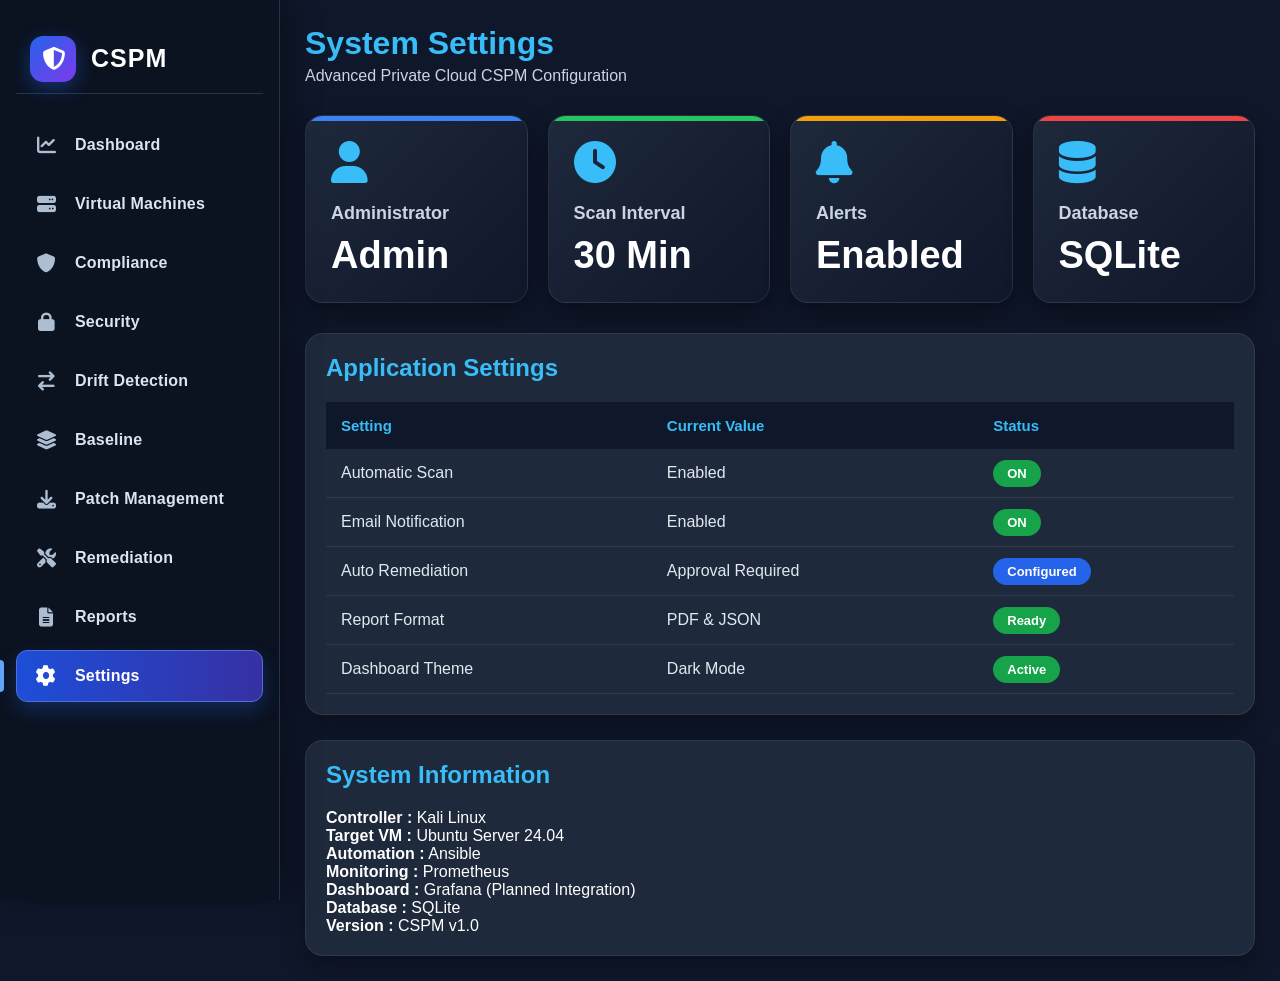
<file: sem5-project/dashboard/settings.html>
<!DOCTYPE html>
<html lang="en">

<head>

<meta charset="UTF-8">
<meta name="viewport" content="width=device-width, initial-scale=1.0">

<title>Settings</title>

<link rel="stylesheet" href="css/style.css">
<link rel="stylesheet" href="css/sidebar.css">
<link rel="stylesheet" href="css/cards.css">
<link rel="stylesheet" href="css/tables.css">
<link rel="stylesheet" href="css/animations.css">
<link rel="stylesheet" href="css/responsive.css">

<link rel="stylesheet"
href="https://cdnjs.cloudflare.com/ajax/libs/font-awesome/6.7.2/css/all.min.css">

</head>

<body>

<aside class="sidebar">

<div class="logo">

<i class="fa-solid fa-shield-halved"></i>

<h2>CSPM</h2>

</div>

<ul>

<li><a href="index.html"><i class="fa-solid fa-chart-line"></i> Dashboard</a></li>

<li><a href="vm.html"><i class="fa-solid fa-server"></i> Virtual Machines</a></li>

<li><a href="compliance.html"><i class="fa-solid fa-shield"></i> Compliance</a></li>

<li><a href="security.html"><i class="fa-solid fa-lock"></i> Security</a></li>

<li><a href="drift.html"><i class="fa-solid fa-arrow-right-arrow-left"></i> Drift Detection</a></li>

<li><a href="baseline.html"><i class="fa-solid fa-layer-group"></i> Baseline</a></li>

<li><a href="patch.html"><i class="fa-solid fa-download"></i> Patch Management</a></li>

<li><a href="remediation.html"><i class="fa-solid fa-screwdriver-wrench"></i> Remediation</a></li>

<li><a href="reports.html"><i class="fa-solid fa-file-lines"></i> Reports</a></li>

<li class="active"><a href="settings.html"><i class="fa-solid fa-gear"></i> Settings</a></li>

</ul>

</aside>

<main class="content">

<header class="header">

<div>

<h1>System Settings</h1>

<p>Advanced Private Cloud CSPM Configuration</p>

</div>

</header>

<section class="cards">

<div class="card">

<i class="fa-solid fa-user"></i>

<h3>Administrator</h3>

<h1>Admin</h1>

</div>

<div class="card">

<i class="fa-solid fa-clock"></i>

<h3>Scan Interval</h3>

<h1>30 Min</h1>

</div>

<div class="card">

<i class="fa-solid fa-bell"></i>

<h3>Alerts</h3>

<h1>Enabled</h1>

</div>

<div class="card">

<i class="fa-solid fa-database"></i>

<h3>Database</h3>

<h1>SQLite</h1>

</div>

</section>

<div class="panel">

<h2>Application Settings</h2>

<table>

<thead>

<tr>

<th>Setting</th>

<th>Current Value</th>

<th>Status</th>

</tr>

</thead>

<tbody>

<tr>

<td>Automatic Scan</td>

<td>Enabled</td>

<td><span class="badge pass">ON</span></td>

</tr>

<tr>

<td>Email Notification</td>

<td>Enabled</td>

<td><span class="badge pass">ON</span></td>

</tr>

<tr>

<td>Auto Remediation</td>

<td>Approval Required</td>

<td><span class="badge info">Configured</span></td>

</tr>

<tr>

<td>Report Format</td>

<td>PDF & JSON</td>

<td><span class="badge pass">Ready</span></td>

</tr>

<tr>

<td>Dashboard Theme</td>

<td>Dark Mode</td>

<td><span class="badge pass">Active</span></td>

</tr>

</tbody>

</table>

</div>

<div class="panel">

<h2>System Information</h2>

<p><b>Controller :</b> Kali Linux</p>

<p><b>Target VM :</b> Ubuntu Server 24.04</p>

<p><b>Automation :</b> Ansible</p>

<p><b>Monitoring :</b> Prometheus</p>

<p><b>Dashboard :</b> Grafana (Planned Integration)</p>

<p><b>Database :</b> SQLite</p>

<p><b>Version :</b> CSPM v1.0</p>

</div>

</main>

</body>

</html>
</file>
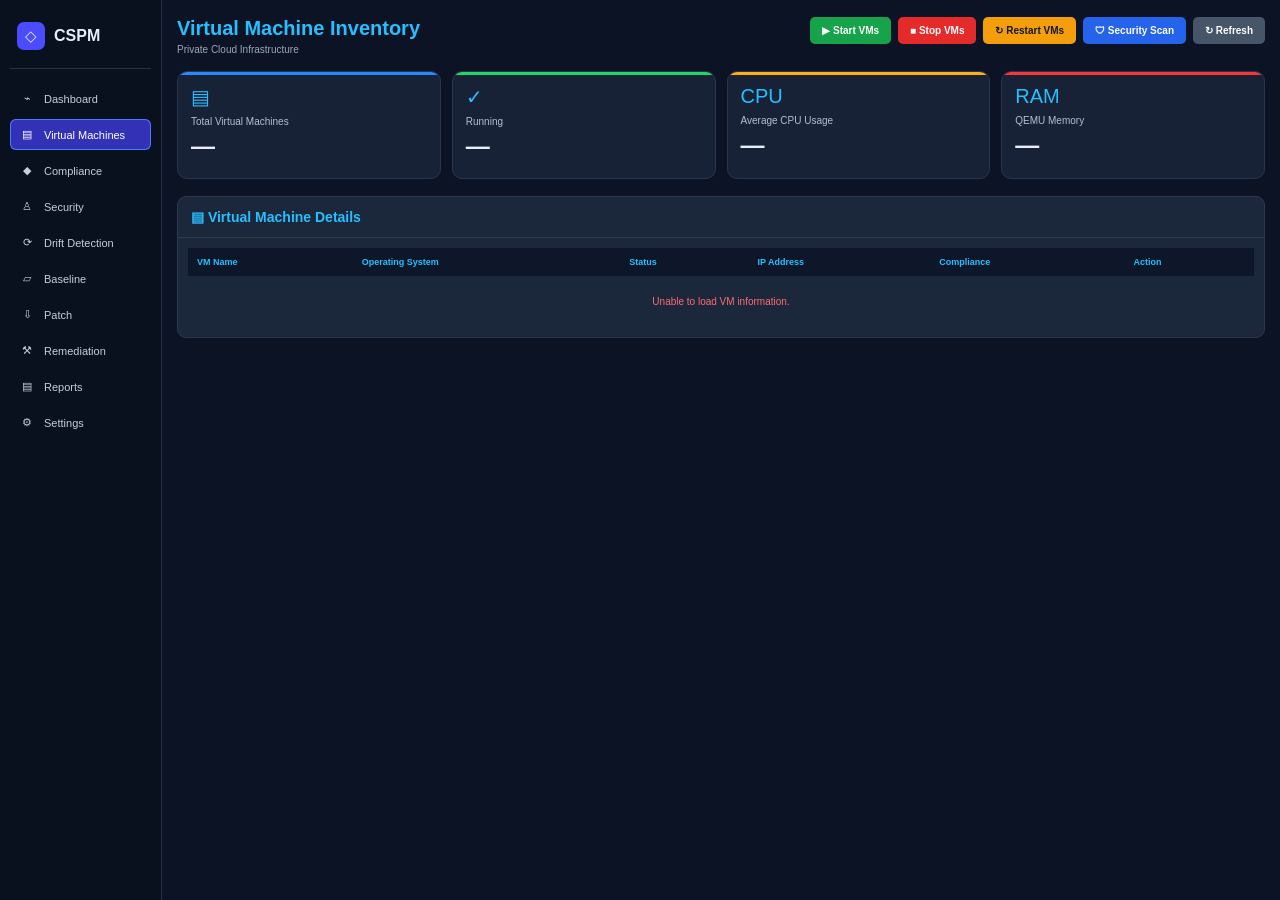
<file: sem5-project/dashboard/vm.html>
<!DOCTYPE html>
<html lang="en">

<head>

    <meta charset="UTF-8">

    <meta
        name="viewport"
        content="width=device-width, initial-scale=1.0"
    >

    <title>SENTINELFORGE - Virtual Machines</title>

    <style>

        * {
            box-sizing: border-box;
        }

        body {
            margin: 0;
            font-family:
                Inter,
                "Segoe UI",
                Arial,
                sans-serif;

            background: #0b1324;
            color: #e8eef8;
        }

        button {
            font-family: inherit;
        }

        .layout {
            display: flex;
            min-height: 100vh;
        }

        /* ==================================================
           SIDEBAR
           ================================================== */

        .sidebar {
            width: 162px;
            background: #09111f;
            border-right: 1px solid #24324a;
            padding: 18px 10px;
            flex-shrink: 0;
        }

        .brand {
            display: flex;
            align-items: center;
            gap: 9px;
            padding: 4px 7px 18px;
            border-bottom: 1px solid #26344b;
            margin-bottom: 14px;
        }

        .brand-icon {
            width: 28px;
            height: 28px;
            border-radius: 7px;
            background: #4c4cff;
            display: flex;
            align-items: center;
            justify-content: center;
            font-size: 15px;
        }

        .brand-name {
            font-size: 16px;
            font-weight: 700;
        }

        .nav {
            display: flex;
            flex-direction: column;
            gap: 5px;
        }

        .nav a {
            color: #c4cede;
            text-decoration: none;
            padding: 9px 9px;
            border-radius: 6px;
            font-size: 11px;
            display: flex;
            align-items: center;
            gap: 9px;
        }

        .nav a:hover {
            background: #17233a;
        }

        .nav a.active {
            background: #3132b6;
            color: white;
            box-shadow:
                inset 0 0 0 1px #4d79ff;
        }

        .nav-icon {
            width: 16px;
            text-align: center;
        }


        /* ==================================================
           MAIN
           ================================================== */

        .main {
            flex: 1;
            min-width: 0;
            padding: 17px 15px 30px;
        }

        .page-header {
            display: flex;
            justify-content: space-between;
            align-items: flex-start;
            gap: 20px;
            margin-bottom: 16px;
        }

        .page-header h1 {
            margin: 0;
            color: #28bfff;
            font-size: 20px;
        }

        .page-header p {
            margin: 4px 0 0;
            color: #9aa8bd;
            font-size: 10px;
        }

        .top-actions {
            display: flex;
            gap: 7px;
            flex-wrap: wrap;
            justify-content: flex-end;
        }


        /* ==================================================
           BUTTONS
           ================================================== */

        .btn {
            border: 0;
            border-radius: 5px;
            padding: 8px 12px;
            color: white;
            font-size: 10px;
            font-weight: 600;
            cursor: pointer;
            transition: 0.2s;
        }

        .btn:hover {
            filter: brightness(1.12);
        }

        .btn:disabled {
            opacity: 0.55;
            cursor: not-allowed;
            filter: none;
        }

        .btn-green {
            background: #16a34a;
        }

        .btn-red {
            background: #e52a2a;
        }

        .btn-yellow {
            background: #f59e0b;
            color: #111827;
        }

        .btn-blue {
            background: #2563eb;
        }

        .btn-gray {
            background: #475569;
        }


        /* ==================================================
           SUMMARY CARDS
           ================================================== */

        .summary-grid {
            display: grid;
            grid-template-columns:
                repeat(4, minmax(0, 1fr));

            gap: 11px;
            margin-bottom: 17px;
        }

        .summary-card {
            background: #172237;
            border: 1px solid #263650;
            border-radius: 10px;
            min-height: 108px;
            padding: 13px;
            position: relative;
            overflow: hidden;
        }

        .summary-card::before {
            content: "";
            position: absolute;
            left: 0;
            top: 0;
            right: 0;
            height: 3px;
        }

        .summary-card.blue::before {
            background: #2788ff;
        }

        .summary-card.green::before {
            background: #20d66b;
        }

        .summary-card.yellow::before {
            background: #ffae18;
        }

        .summary-card.red::before {
            background: #ff3434;
        }

        .summary-icon {
            font-size: 20px;
            color: #28bfff;
            margin-bottom: 7px;
        }

        .summary-label {
            color: #b3bfd1;
            font-size: 10px;
            margin-bottom: 5px;
        }

        .summary-value {
            font-size: 24px;
            font-weight: 700;
        }


        /* ==================================================
           PANEL
           ================================================== */

        .panel {
            background: #1b273b;
            border: 1px solid #2a3951;
            border-radius: 9px;
            margin-bottom: 12px;
            overflow: hidden;
        }

        .panel-header {
            padding: 12px 13px;
            color: #28bfff;
            font-size: 14px;
            font-weight: 700;
            border-bottom: 1px solid #2b3950;
        }

        .panel-body {
            padding: 10px;
        }


        /* ==================================================
           VM TABLE
           ================================================== */

        .table-wrapper {
            overflow-x: auto;
        }

        table {
            width: 100%;
            border-collapse: collapse;
        }

        th {
            text-align: left;
            background: #0e1729;
            color: #28bfff;
            padding: 9px;
            font-size: 9px;
            font-weight: 700;
        }

        td {
            padding: 10px 9px;
            border-bottom: 1px solid #2b3950;
            font-size: 10px;
            color: #d5deeb;
        }

        tr:last-child td {
            border-bottom: 0;
        }

        .vm-name-cell {
            display: flex;
            align-items: center;
            gap: 7px;
        }

        .vm-name-cell strong {
            display: block;
            color: #dce7f7;
        }

        .vm-name-cell small {
            display: block;
            color: #73839c;
            margin-top: 2px;
            font-size: 8px;
        }

        .server-icon {
            color: #b6c2d5;
        }

        .view-button {
            border: 0;
            background: #2563eb;
            color: white;
            border-radius: 5px;
            padding: 6px 12px;
            cursor: pointer;
            font-size: 9px;
        }

        .view-button:hover {
            background: #3474ef;
        }


        /* ==================================================
           STATUS
           ================================================== */

        .status-badge {
            display: inline-flex;
            align-items: center;
            gap: 5px;
            font-size: 9px;
            font-weight: 600;
        }

        .status-dot {
            width: 6px;
            height: 6px;
            border-radius: 50%;
            display: inline-block;
        }

        .status-badge.running {
            color: #19d96b;
        }

        .status-badge.running .status-dot {
            background: #19d96b;
        }

        .status-badge.stopped {
            color: #ff6868;
        }

        .status-badge.stopped .status-dot {
            background: #ff6868;
        }

        .status-badge.unknown {
            color: #f5b942;
        }

        .status-badge.unknown .status-dot {
            background: #f5b942;
        }


        /* ==================================================
           VM DETAILS
           ================================================== */

        .hidden {
            display: none !important;
        }

        .details-header {
            display: flex;
            justify-content: space-between;
            align-items: flex-start;
            gap: 15px;
            padding: 12px 13px;
            border-bottom: 1px solid #2b3950;
        }

        .details-title {
            margin: 0;
            color: #28bfff;
            font-size: 14px;
        }

        .details-subtitle {
            margin: 4px 0 0;
            color: #8e9db2;
            font-size: 9px;
        }

        .close-button {
            border: 0;
            background: #e6e8ed;
            color: #202733;
            border-radius: 5px;
            padding: 5px 9px;
            font-size: 9px;
            font-weight: 600;
            cursor: pointer;
        }

        .detail-grid {
            display: grid;
            grid-template-columns:
                repeat(3, minmax(0, 1fr));

            gap: 9px;
            padding: 10px;
        }

        .detail-card {
            background: #27344a;
            border: 1px solid #34445d;
            border-radius: 7px;
            padding: 11px;
            min-height: 66px;
        }

        .detail-label {
            color: #aeb9ca;
            font-size: 9px;
            margin-bottom: 7px;
        }

        .detail-value {
            color: #f1f5fb;
            font-size: 11px;
            font-weight: 700;
            word-break: break-word;
        }

        .detail-value.warning {
            color: #ffba37;
        }

        .detail-value.danger {
            color: #ff6b6b;
        }

        .detail-value.success {
            color: #20d66b;
        }


        /* ==================================================
           ACTIVITY
           ================================================== */

        .activity-section {
            padding: 0 10px 12px;
        }

        .activity-title {
            color: #dce6f3;
            font-size: 10px;
            font-weight: 700;
            margin: 4px 0 7px;
        }

        .activity-log {
            border: 1px solid #2d3c53;
            border-radius: 6px;
            overflow: hidden;
        }

        .activity-item {
            display: flex;
            gap: 12px;
            padding: 8px 9px;
            border-bottom: 1px solid #2a3850;
            font-size: 9px;
        }

        .activity-item:last-child {
            border-bottom: 0;
        }

        .activity-time {
            color: #78889f;
            min-width: 55px;
        }

        .activity-message {
            color: #d7dfeb;
        }

        .empty-log {
            padding: 13px;
            color: #73839a;
            font-size: 9px;
            text-align: center;
        }


        /* ==================================================
           EMPTY / ERROR
           ================================================== */

        .empty-state {
            text-align: center;
            color: #77879e;
            padding: 20px !important;
        }

        .error-text {
            color: #ff6d6d;
        }


        /* ==================================================
           TOAST
           ================================================== */

        #toastContainer {
            position: fixed;
            right: 18px;
            bottom: 18px;
            z-index: 9999;
            display: flex;
            flex-direction: column;
            gap: 8px;
            max-width: 380px;
        }

        .toast {
            background: #172237;
            border: 1px solid #34445e;
            color: #eaf1fb;
            padding: 10px 13px;
            border-radius: 7px;
            box-shadow: 0 8px 25px rgba(0,0,0,0.35);
            font-size: 10px;
            animation: toastIn 0.2s ease;
        }

        .toast-success {
            border-left: 3px solid #20d66b;
        }

        .toast-warning {
            border-left: 3px solid #ffb21c;
        }

        .toast-error {
            border-left: 3px solid #ff4d4d;
        }

        .toast-info {
            border-left: 3px solid #28bfff;
        }

        .toast.hide {
            opacity: 0;
            transform: translateX(15px);
            transition: 0.3s;
        }

        @keyframes toastIn {

            from {
                opacity: 0;
                transform: translateX(15px);
            }

            to {
                opacity: 1;
                transform: translateX(0);
            }

        }


        /* ==================================================
           RESPONSIVE
           ================================================== */

        @media (max-width: 1050px) {

            .summary-grid {
                grid-template-columns:
                    repeat(2, minmax(0, 1fr));
            }

            .detail-grid {
                grid-template-columns:
                    repeat(2, minmax(0, 1fr));
            }

        }

        @media (max-width: 760px) {

            .sidebar {
                width: 65px;
            }

            .brand-name,
            .nav span:not(.nav-icon) {
                display: none;
            }

            .nav a {
                justify-content: center;
            }

            .main {
                padding: 12px;
            }

            .page-header {
                flex-direction: column;
            }

            .top-actions {
                justify-content: flex-start;
            }

            .summary-grid {
                grid-template-columns: 1fr;
            }

            .detail-grid {
                grid-template-columns: 1fr;
            }

        }

    </style>

</head>


<body>

<div class="layout">


    <!-- =====================================================
         SIDEBAR
         ===================================================== -->

    <aside class="sidebar">

        <div class="brand">

            <div class="brand-icon">
                ◇
            </div>

            <div class="brand-name">
                CSPM
            </div>

        </div>


        <nav class="nav">

            <a href="index.html">
                <span class="nav-icon">⌁</span>
                <span>Dashboard</span>
            </a>

            <a href="vm.html"
               class="active">

                <span class="nav-icon">▤</span>
                <span>Virtual Machines</span>

            </a>

            <a href="compliance.html">

                <span class="nav-icon">◆</span>
                <span>Compliance</span>

            </a>

            <a href="security.html">

                <span class="nav-icon">♙</span>
                <span>Security</span>

            </a>

            <a href="drift.html">

                <span class="nav-icon">⟳</span>
                <span>Drift Detection</span>

            </a>

            <a href="baseline.html">

                <span class="nav-icon">▱</span>
                <span>Baseline</span>

            </a>

            <a href="patch.html">

                <span class="nav-icon">⇩</span>
                <span>Patch</span>

            </a>

            <a href="remediation.html">

                <span class="nav-icon">⚒</span>
                <span>Remediation</span>

            </a>

            <a href="reports.html">

                <span class="nav-icon">▤</span>
                <span>Reports</span>

            </a>

            <a href="settings.html">

                <span class="nav-icon">⚙</span>
                <span>Settings</span>

            </a>

        </nav>

    </aside>



    <!-- =====================================================
         MAIN
         ===================================================== -->

    <main class="main">


        <!-- =================================================
             HEADER
             ================================================= -->

        <div class="page-header">

            <div>

                <h1>
                    Virtual Machine Inventory
                </h1>

                <p>
                    Private Cloud Infrastructure
                </p>

            </div>


            <div class="top-actions">

                <button
                    id="startAllButton"
                    class="btn btn-green"
                    onclick="startAllVMs()">

                    ▶ Start VMs

                </button>


                <button
                    id="stopAllButton"
                    class="btn btn-red"
                    onclick="stopAllVMs()">

                    ■ Stop VMs

                </button>


                <button
                    id="restartAllButton"
                    class="btn btn-yellow"
                    onclick="restartAllVMs()">

                    ↻ Restart VMs

                </button>


                <button
                    id="securityScanButton"
                    class="btn btn-blue"
                    onclick="securityScan()">

                    🛡 Security Scan

                </button>


                <button
                    id="refreshButton"
                    class="btn btn-gray"
                    onclick="refreshVM()">

                    ↻ Refresh

                </button>

            </div>

        </div>



        <!-- =================================================
             SUMMARY
             ================================================= -->

        <section class="summary-grid">


            <div class="summary-card blue">

                <div class="summary-icon">
                    ▤
                </div>

                <div class="summary-label">
                    Total Virtual Machines
                </div>

                <div
                    id="totalVM"
                    class="summary-value">

                    —

                </div>

            </div>



            <div class="summary-card green">

                <div class="summary-icon">
                    ✓
                </div>

                <div class="summary-label">
                    Running
                </div>

                <div
                    id="runningVM"
                    class="summary-value">

                    —

                </div>

            </div>



            <div class="summary-card yellow">

                <div class="summary-icon">
                    CPU
                </div>

                <div class="summary-label">
                    Average CPU Usage
                </div>

                <div
                    id="cpuUsage"
                    class="summary-value">

                    —

                </div>

            </div>



            <div class="summary-card red">

                <div class="summary-icon">
                    RAM
                </div>

                <div class="summary-label">
                    QEMU Memory
                </div>

                <div
                    id="memoryUsage"
                    class="summary-value">

                    —

                </div>

            </div>

        </section>



        <!-- =================================================
             VM TABLE
             ================================================= -->

        <section class="panel">

            <div class="panel-header">

                ▤ Virtual Machine Details

            </div>


            <div class="panel-body">

                <div class="table-wrapper">

                    <table>

                        <thead>

                            <tr>

                                <th>
                                    VM Name
                                </th>

                                <th>
                                    Operating System
                                </th>

                                <th>
                                    Status
                                </th>

                                <th>
                                    IP Address
                                </th>

                                <th>
                                    Compliance
                                </th>

                                <th>
                                    Action
                                </th>

                            </tr>

                        </thead>


                        <tbody id="vmTableBody">

                            <tr>

                                <td
                                    colspan="6"
                                    class="empty-state">

                                    Loading virtual machines...

                                </td>

                            </tr>

                        </tbody>

                    </table>

                </div>

            </div>

        </section>



        <!-- =================================================
             SELECTED VM DETAILS
             ================================================= -->

        <section
            id="vmDetailsSection"
            class="panel hidden">


            <div class="details-header">

                <div>

                    <h2
                        id="selectedVMTitle"
                        class="details-title">

                        Virtual Machine

                    </h2>

                    <p
                        id="selectedVMSubtitle"
                        class="details-subtitle">

                        Real libvirt VM

                    </p>

                </div>


                <button
                    class="close-button"
                    onclick="closeVMDetails()">

                    × Close

                </button>

            </div>



            <div class="detail-grid">


                <!-- OS -->

                <div class="detail-card">

                    <div class="detail-label">
                        Operating System
                    </div>

                    <div
                        id="detailOS"
                        class="detail-value">

                        Ubuntu

                    </div>

                </div>



                <!-- IP -->

                <div class="detail-card">

                    <div class="detail-label">
                        IP Address
                    </div>

                    <div
                        id="detailIP"
                        class="detail-value">

                        Not available

                    </div>

                </div>



                <!-- STATUS -->

                <div class="detail-card">

                    <div class="detail-label">
                        Status
                    </div>

                    <div
                        id="detailStatus"
                        class="detail-value">

                        Not available

                    </div>

                </div>



                <!-- CPU -->

                <div class="detail-card">

                    <div class="detail-label">
                        CPU Usage
                    </div>

                    <div
                        id="detailCPU"
                        class="detail-value">

                        Not available

                    </div>

                </div>



                <!-- MEMORY -->

                <div class="detail-card">

                    <div class="detail-label">
                        QEMU Memory
                    </div>

                    <div
                        id="detailRAM"
                        class="detail-value">

                        Not available

                    </div>

                </div>



                <!-- DISK -->

                <div class="detail-card">

                    <div class="detail-label">
                        Disk Usage
                    </div>

                    <div
                        id="detailDisk"
                        class="detail-value">

                        Not available

                    </div>

                </div>



                <!-- COMPLIANCE -->

                <div class="detail-card">

                    <div class="detail-label">
                        CSPM Compliance
                    </div>

                    <div
                        id="detailCompliance"
                        class="detail-value">

                        Not scanned

                    </div>

                </div>



                <!-- SECURITY -->

                <div class="detail-card">

                    <div class="detail-label">
                        Security Status
                    </div>

                    <div
                        id="detailSecurity"
                        class="detail-value">

                        Not scanned

                    </div>

                </div>



                <!-- LAST SCAN -->

                <div class="detail-card">

                    <div class="detail-label">
                        Last Scan
                    </div>

                    <div
                        id="detailScan"
                        class="detail-value">

                        Not scanned

                    </div>

                </div>

            </div>



            <!-- =================================================
                 ACTIVITY
                 ================================================= -->

            <div class="activity-section">

                <div class="activity-title">

                    ↻ Activity Log

                </div>


                <div
                    id="activityLog"
                    class="activity-log">

                    <div class="empty-log">

                        No VM activity yet.

                    </div>

                </div>

            </div>


        </section>


    </main>

</div>



<!-- =========================================================
     TOAST CONTAINER
     ========================================================= -->

<div id="toastContainer"></div>



<!-- =========================================================
     JAVASCRIPT
     ========================================================= -->

<script src="js/api.js"></script>

<script src="js/vm.js"></script>


</body>

</html>
</file>
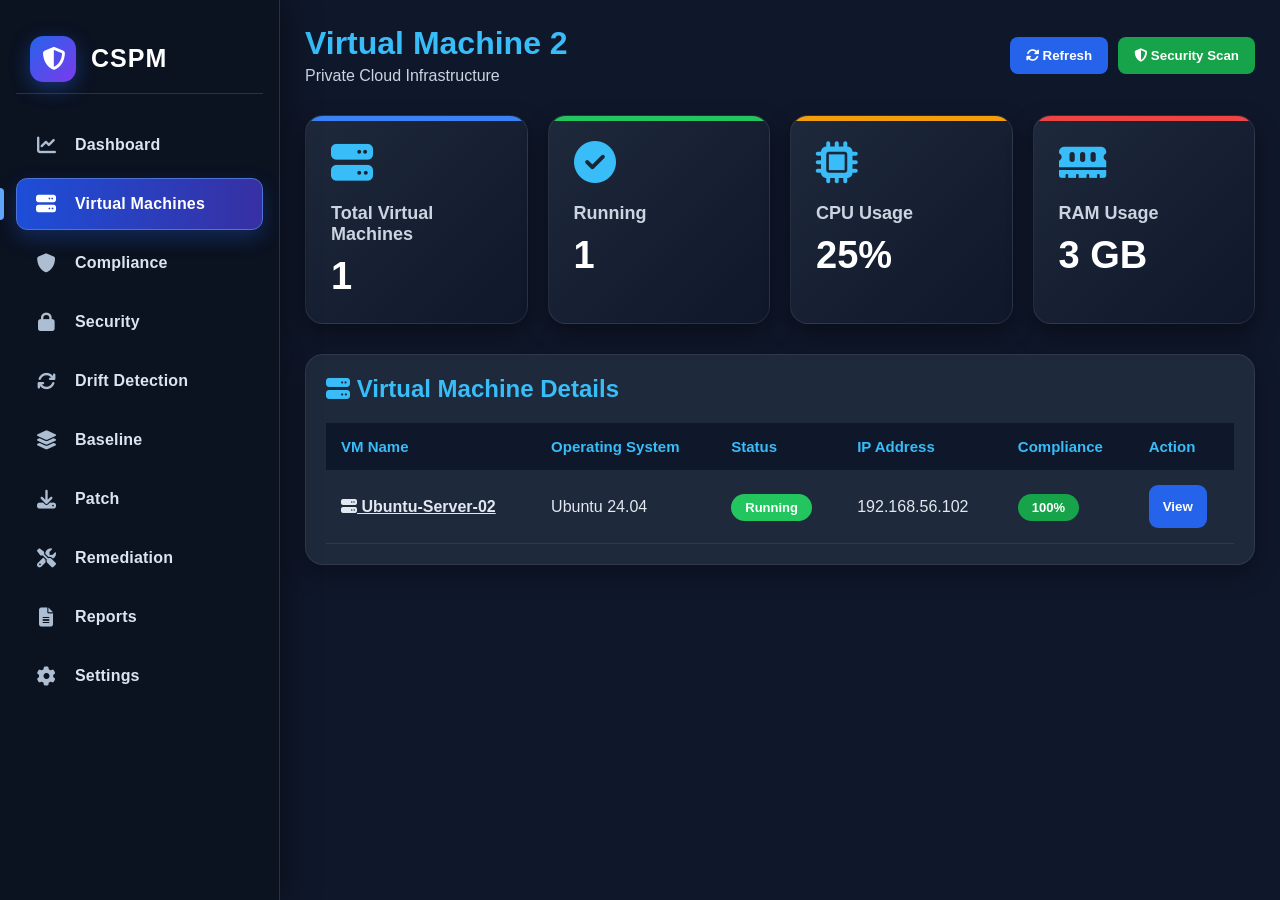
<file: sem5-project/dashboard/vm2.html>
<!DOCTYPE html>
<html lang="en">

<head>

<meta charset="UTF-8">
<meta name="viewport" content="width=device-width, initial-scale=1.0">

<title>Virtual Machine 2 | Advanced Private Cloud CSPM</title>

<link rel="stylesheet" href="css/style.css">
<link rel="stylesheet" href="css/sidebar.css">
<link rel="stylesheet" href="css/cards.css">
<link rel="stylesheet" href="css/tables.css">
<link rel="stylesheet" href="css/animations.css">
<link rel="stylesheet" href="css/responsive.css">

<link rel="stylesheet"
href="https://cdnjs.cloudflare.com/ajax/libs/font-awesome/6.7.2/css/all.min.css">

<style>

/* ===============================
   VM PAGE
================================ */

.vm-name {
    cursor: pointer;
    font-weight: 700;
    text-decoration: underline;
}

.vm-name:hover {
    opacity: 0.8;
}


/* ===============================
   HEADER ACTIONS
================================ */

.header-actions {
    display: flex;
    gap: 10px;
    align-items: center;
}

.action-btn {
    border: none;
    padding: 11px 16px;
    border-radius: 8px;
    cursor: pointer;
    font-weight: 600;
    transition: 0.2s;
}

.action-btn:hover {
    transform: translateY(-2px);
    opacity: 0.9;
}

.refresh-btn {
    background: #2563eb;
    color: white;
}

.scan-btn {
    background: #16a34a;
    color: white;
}


/* ===============================
   VM DETAILS
================================ */

#vmDetails {
    display: none;
}

#vmDetails.show {
    display: block;
    animation: fadeIn 0.3s ease;
}

.vm-detail-header {
    display: flex;
    justify-content: space-between;
    align-items: center;
    gap: 15px;
    flex-wrap: wrap;
}

.close-button {
    border: none;
    padding: 8px 14px;
    border-radius: 6px;
    cursor: pointer;
    font-weight: bold;
}


/* ===============================
   DETAIL GRID
================================ */

.detail-grid {
    display: grid;
    grid-template-columns: repeat(3, 1fr);
    gap: 15px;
    margin-top: 20px;
}

.detail-card {
    padding: 20px;
    border-radius: 12px;
    background: rgba(255,255,255,0.05);
    border: 1px solid rgba(255,255,255,0.07);
    transition: 0.25s;
}

.detail-card:hover {
    transform: translateY(-3px);
    background: rgba(255,255,255,0.08);
}

.detail-card h4 {
    margin-bottom: 10px;
    opacity: 0.8;
}

.detail-card p {
    font-size: 20px;
    font-weight: 700;
    margin: 0;
}


/* ===============================
   QUICK ACTIONS
================================ */

.quick-actions {
    display: grid;
    grid-template-columns: repeat(4, 1fr);
    gap: 12px;
    margin-top: 20px;
}

.quick-btn {
    padding: 14px;
    border: none;
    border-radius: 9px;
    cursor: pointer;
    font-weight: 600;
    transition: 0.2s;
}

.quick-btn:hover {
    transform: translateY(-2px);
}

.btn-start {
    background: #16a34a;
    color: white;
}

.btn-stop {
    background: #dc2626;
    color: white;
}

.btn-restart {
    background: #f59e0b;
    color: white;
}

.btn-scan {
    background: #2563eb;
    color: white;
}


/* ===============================
   PROGRESS
================================ */

.progress-container {
    width: 100%;
    height: 9px;
    background: rgba(255,255,255,0.1);
    border-radius: 20px;
    overflow: hidden;
    margin-top: 8px;
}

.progress-bar {
    height: 100%;
    width: 0%;
    transition: width 0.5s ease;
}


/* ===============================
   STATUS
================================ */

.status-dot {
    display: inline-block;
    width: 9px;
    height: 9px;
    border-radius: 50%;
    margin-right: 6px;
    background: #22c55e;
}

.status-online {
    color: #22c55e;
}

.status-offline {
    color: #ef4444;
}


/* ===============================
   ACTIVITY LOG
================================ */

.activity-log {
    max-height: 250px;
    overflow-y: auto;
}

.log-item {
    padding: 12px;
    border-bottom: 1px solid rgba(255,255,255,0.08);
    font-size: 14px;
}

.log-time {
    opacity: 0.6;
    margin-right: 10px;
}


/* ===============================
   TOAST
================================ */

#toastContainer {
    position: fixed;
    right: 25px;
    bottom: 25px;
    z-index: 9999;
}

.toast {
    min-width: 280px;
    padding: 15px 18px;
    margin-top: 10px;
    border-radius: 9px;
    background: #1f2937;
    color: white;
    box-shadow: 0 10px 30px rgba(0,0,0,0.3);
    animation: toastIn 0.3s ease;
}

.toast.success {
    border-left: 4px solid #22c55e;
}

.toast.warning {
    border-left: 4px solid #f59e0b;
}

.toast.info {
    border-left: 4px solid #3b82f6;
}


/* ===============================
   ANIMATIONS
================================ */

@keyframes fadeIn {

    from {
        opacity: 0;
        transform: translateY(10px);
    }

    to {
        opacity: 1;
        transform: translateY(0);
    }

}

@keyframes toastIn {

    from {
        opacity: 0;
        transform: translateX(30px);
    }

    to {
        opacity: 1;
        transform: translateX(0);
    }

}


/* ===============================
   RESPONSIVE
================================ */

@media (max-width: 1000px) {

    .detail-grid {
        grid-template-columns: repeat(2, 1fr);
    }

    .quick-actions {
        grid-template-columns: repeat(2, 1fr);
    }

}

@media (max-width: 600px) {

    .detail-grid {
        grid-template-columns: 1fr;
    }

    .quick-actions {
        grid-template-columns: 1fr;
    }

}

</style>

</head>


<body>


<!-- ==========================================
     SIDEBAR
========================================== -->

<aside class="sidebar">

<div class="logo">

<i class="fa-solid fa-shield-halved"></i>

<h2>CSPM</h2>

</div>


<ul>

<li>
<a href="index.html">
<i class="fa-solid fa-chart-line"></i>
Dashboard
</a>
</li>


<li class="active">
<a href="vm.html">
<i class="fa-solid fa-server"></i>
Virtual Machines
</a>
</li>


<li>
<a href="compliance.html">
<i class="fa-solid fa-shield"></i>
Compliance
</a>
</li>


<li>
<a href="security.html">
<i class="fa-solid fa-lock"></i>
Security
</a>
</li>


<li>
<a href="drift.html">
<i class="fa-solid fa-arrows-rotate"></i>
Drift Detection
</a>
</li>


<li>
<a href="baseline.html">
<i class="fa-solid fa-layer-group"></i>
Baseline
</a>
</li>


<li>
<a href="patch.html">
<i class="fa-solid fa-download"></i>
Patch
</a>
</li>


<li>
<a href="remediation.html">
<i class="fa-solid fa-screwdriver-wrench"></i>
Remediation
</a>
</li>


<li>
<a href="reports.html">
<i class="fa-solid fa-file-lines"></i>
Reports
</a>
</li>


<li>
<a href="settings.html">
<i class="fa-solid fa-gear"></i>
Settings
</a>
</li>

</ul>

</aside>



<!-- ==========================================
     MAIN CONTENT
========================================== -->

<main class="content">


<!-- HEADER -->

<header class="header">

<div>

<h1>
Virtual Machine 2
</h1>

<p>
Private Cloud Infrastructure
</p>

</div>


<div class="header-actions">

<button class="action-btn refresh-btn"
onclick="refreshVM()">

<i class="fa-solid fa-rotate"></i>
Refresh

</button>


<button class="action-btn scan-btn"
onclick="securityScan()">

<i class="fa-solid fa-shield-halved"></i>
Security Scan

</button>

</div>

</header>



<!-- ==========================================
     SUMMARY CARDS
========================================== -->

<section class="cards">


<div class="card"
onclick="showVM()"
style="cursor:pointer;">

<i class="fa-solid fa-server"></i>

<h3>
Total Virtual Machines
</h3>

<h1 id="totalVM">
1
</h1>

</div>



<div class="card"
onclick="showVM()"
style="cursor:pointer;">

<i class="fa-solid fa-circle-check"></i>

<h3>
Running
</h3>

<h1 id="runningVM">
1
</h1>

</div>



<div class="card"
onclick="showResourceDetails()"
style="cursor:pointer;">

<i class="fa-solid fa-microchip"></i>

<h3>
CPU Usage
</h3>

<h1 id="cpuUsage">
25%
</h1>

</div>



<div class="card"
onclick="showResourceDetails()"
style="cursor:pointer;">

<i class="fa-solid fa-memory"></i>

<h3>
RAM Usage
</h3>

<h1 id="ramUsage">
3 GB
</h1>

</div>


</section>



<!-- ==========================================
     VM INVENTORY
========================================== -->

<div class="panel">

<h2>

<i class="fa-solid fa-server"></i>

Virtual Machine Details

</h2>


<table>

<thead>

<tr>

<th>VM Name</th>

<th>Operating System</th>

<th>Status</th>

<th>IP Address</th>

<th>Compliance</th>

<th>Action</th>

</tr>

</thead>


<tbody>

<tr>

<td>

<span class="vm-name"
onclick="showVM()">

<i class="fa-solid fa-server"></i>

Ubuntu-Server-02

</span>

</td>


<td>
Ubuntu 24.04
</td>


<td>

<span id="vmStatusBadge"
class="badge running">

Running

</span>

</td>


<td>
192.168.56.102
</td>


<td>

<span class="badge pass">

100%

</span>

</td>


<td>

<button class="quick-btn btn-scan"
onclick="showVM()">

View

</button>

</td>

</tr>

</tbody>

</table>

</div>



<!-- ==========================================
     VM DETAILS
========================================== -->

<div class="panel"
id="vmDetails">


<div class="vm-detail-header">

<div>

<h2>

<i class="fa-solid fa-server"></i>

Ubuntu-Server-02

</h2>

<p>
Ubuntu 24.04 • 192.168.56.102
</p>

</div>


<button class="close-button"
onclick="closeVM()">

<i class="fa-solid fa-xmark"></i>

Close

</button>

</div>



<!-- DETAILS -->

<div class="detail-grid">


<div class="detail-card">

<h4>
<i class="fa-solid fa-circle-check"></i>
Status
</h4>

<p id="detailStatus">
Running
</p>

</div>


<div class="detail-card">

<h4>
<i class="fa-solid fa-microchip"></i>
CPU Usage
</h4>

<p id="detailCPU">
25%
</p>

</div>


<div class="detail-card">

<h4>
<i class="fa-solid fa-memory"></i>
RAM Usage
</h4>

<p id="detailRAM">
3 GB
</p>

</div>


<div class="detail-card">

<h4>
<i class="fa-solid fa-hard-drive"></i>
Disk Usage
</h4>

<p>
42%
</p>

</div>


<div class="detail-card">

<h4>
<i class="fa-solid fa-network-wired"></i>
IP Address
</h4>

<p>
192.168.56.102
</p>

</div>


<div class="detail-card">

<h4>
<i class="fa-solid fa-clock"></i>
Uptime
</h4>

<p id="uptime">
1 Day 8 Hours
</p>

</div>


<div class="detail-card">

<h4>
<i class="fa-solid fa-fire"></i>
Firewall
</h4>

<p>
Active
</p>

</div>


<div class="detail-card">

<h4>
<i class="fa-solid fa-key"></i>
SSH
</h4>

<p>
Enabled
</p>

</div>


<div class="detail-card">

<h4>
<i class="fa-solid fa-shield"></i>
CIS Compliance
</h4>

<p>
100%
</p>

</div>


</div>



<!-- ==========================================
     QUICK ACTIONS
========================================== -->

<div class="panel">

<h2>

<i class="fa-solid fa-bolt"></i>

Quick Actions

</h2>


<div class="quick-actions">


<button class="quick-btn btn-start"
onclick="startVM()">

<i class="fa-solid fa-play"></i>

Start VM

</button>


<button class="quick-btn btn-stop"
onclick="stopVM()">

<i class="fa-solid fa-stop"></i>

Stop VM

</button>


<button class="quick-btn btn-restart"
onclick="restartVM()">

<i class="fa-solid fa-rotate"></i>

Restart VM

</button>


<button class="quick-btn btn-scan"
onclick="securityScan()">

<i class="fa-solid fa-shield-halved"></i>

Run Scan

</button>

</div>

</div>



<!-- ==========================================
     RESOURCE MONITOR
========================================== -->

<div class="panel">

<h2>

<i class="fa-solid fa-chart-line"></i>

Resource Monitoring

</h2>


<p>
CPU Usage
</p>

<div class="progress-container">

<div id="cpuProgress"
class="progress-bar"
style="width:25%;">

</div>

</div>



<p style="margin-top:20px;">
Memory Usage
</p>

<div class="progress-container">

<div id="ramProgress"
class="progress-bar"
style="width:50%;">

</div>

</div>



<p style="margin-top:20px;">
Disk Usage
</p>

<div class="progress-container">

<div class="progress-bar"
style="width:42%;">

</div>

</div>

</div>



<!-- ==========================================
     SECURITY STATUS
========================================== -->

<div class="panel">

<h2>

<i class="fa-solid fa-shield-halved"></i>

Security Status

</h2>


<table>

<thead>

<tr>

<th>Component</th>

<th>Status</th>

<th>Details</th>

</tr>

</thead>


<tbody>


<tr>

<td>
Firewall
</td>

<td>

<span class="badge pass">
PASS
</span>

</td>

<td>
UFW firewall is active
</td>

</tr>



<tr>

<td>
SSH Service
</td>

<td>

<span class="badge pass">
RUNNING
</span>

</td>

<td>
SSH service available on port 22
</td>

</tr>



<tr>

<td>
Root Login
</td>

<td>

<span class="badge info">
RESTRICTED
</span>

</td>

<td>
Root SSH login requires configuration verification
</td>

</tr>



<tr>

<td>
Password Authentication
</td>

<td>

<span class="badge info">
CHECK
</span>

</td>

<td>
Configuration monitored by CSPM scanner
</td>

</tr>


</tbody>

</table>

</div>



<!-- ==========================================
     ACTIVITY LOG
========================================== -->

<div class="panel">

<h2>

<i class="fa-solid fa-clock-rotate-left"></i>

VM Activity

</h2>


<div class="activity-log"
id="activityLog">


<div class="log-item">

<span class="log-time">
Today
</span>

VM 2 inventory loaded successfully.

</div>



<div class="log-item">

<span class="log-time">
Today
</span>

Ubuntu-Server-02 detected as Running.

</div>



<div class="log-item">

<span class="log-time">
Today
</span>

CIS security status available.

</div>


</div>

</div>


</div>


</main>



<!-- ==========================================
     TOAST CONTAINER
========================================== -->

<div id="toastContainer"></div>



<script>


/* ==========================================
   VM 2 STATE
========================================== */

let vmRunning = true;

let cpu = 25;

let ram = 3;


/* ==========================================
   SHOW VM
========================================== */

function showVM() {

    document
    .getElementById("vmDetails")
    .classList.add("show");

    addLog("VM 2 details opened.");

}


/* ==========================================
   CLOSE VM
========================================== */

function closeVM() {

    document
    .getElementById("vmDetails")
    .classList.remove("show");

}


/* ==========================================
   TOAST
========================================== */

function showToast(message, type = "info") {

    const container =
        document.getElementById("toastContainer");

    const toast =
        document.createElement("div");

    toast.className =
        "toast " + type;

    toast.innerHTML =
        message;

    container.appendChild(toast);

    setTimeout(function() {

        toast.remove();

    }, 3500);

}


/* ==========================================
   ACTIVITY LOG
========================================== */

function addLog(message) {

    const log =
        document.getElementById("activityLog");

    const item =
        document.createElement("div");

    item.className =
        "log-item";

    item.innerHTML =
        '<span class="log-time">' +
        new Date().toLocaleTimeString() +
        '</span>' +
        message;

    log.prepend(item);

}


/* ==========================================
   UPDATE VM STATUS
========================================== */

function updateVMStatus() {

    const statusBadge =
        document.getElementById("vmStatusBadge");

    const detailStatus =
        document.getElementById("detailStatus");

    const runningVM =
        document.getElementById("runningVM");


    if (vmRunning) {

        statusBadge.innerText =
            "Running";

        statusBadge.className =
            "badge running";

        detailStatus.innerText =
            "Running";

        runningVM.innerText =
            "1";

    } else {

        statusBadge.innerText =
            "Stopped";

        statusBadge.className =
            "badge";

        detailStatus.innerText =
            "Stopped";

        runningVM.innerText =
            "0";

    }

}


/* ==========================================
   START VM
========================================== */

function startVM() {

    if (vmRunning) {

        showToast(
            "Ubuntu-Server-02 is already running.",
            "info"
        );

        return;

    }


    showToast(
        "Starting Ubuntu-Server-02...",
        "info"
    );


    addLog(
        "Start operation initiated."
    );


    setTimeout(function() {

        vmRunning = true;

        updateVMStatus();

        showToast(
            "Ubuntu-Server-02 started successfully.",
            "success"
        );

        addLog(
            "VM 2 started successfully."
        );

    }, 1500);

}


/* ==========================================
   STOP VM
========================================== */

function stopVM() {

    if (!vmRunning) {

        showToast(
            "Ubuntu-Server-02 is already stopped.",
            "warning"
        );

        return;

    }


    if (!confirm(
        "Are you sure you want to stop Ubuntu-Server-02?"
    )) {

        return;

    }


    showToast(
        "Stopping Ubuntu-Server-02...",
        "warning"
    );


    addLog(
        "Stop operation initiated."
    );


    setTimeout(function() {

        vmRunning = false;

        updateVMStatus();

        showToast(
            "Ubuntu-Server-02 stopped.",
            "success"
        );

        addLog(
            "VM 2 stopped successfully."
        );

    }, 1500);

}


/* ==========================================
   RESTART VM
========================================== */

function restartVM() {

    showToast(
        "Restarting Ubuntu-Server-02...",
        "info"
    );


    addLog(
        "Restart operation initiated."
    );


    vmRunning = false;

    updateVMStatus();


    setTimeout(function() {

        vmRunning = true;

        updateVMStatus();

        showToast(
            "Ubuntu-Server-02 restarted successfully.",
            "success"
        );

        addLog(
            "VM 2 restart completed."
        );

    }, 2500);

}


/* ==========================================
   SECURITY SCAN
========================================== */

function securityScan() {

    showToast(
        "Security scan started for Ubuntu-Server-02...",
        "info"
    );


    addLog(
        "CSPM security scan started for VM 2."
    );


    setTimeout(function() {

        addLog(
            "Firewall check: PASS."
        );

    }, 700);


    setTimeout(function() {

        addLog(
            "SSH configuration check completed."
        );

    }, 1400);


    setTimeout(function() {

        addLog(
            "CIS compliance verification completed."
        );


        showToast(
            "Security scan completed successfully.",
            "success"
        );

    }, 2200);

}


/* ==========================================
   RESOURCE DETAILS
========================================== */

function showResourceDetails() {

    showVM();

    showToast(
        "VM 2 resource monitoring details displayed.",
        "info"
    );

}


/* ==========================================
   REFRESH VM
========================================== */

function refreshVM() {

    showToast(
        "Refreshing Ubuntu-Server-02 information...",
        "info"
    );


    addLog(
        "VM 2 information refresh requested."
    );


    setTimeout(function() {

        if (vmRunning) {

            cpu =
                Math.floor(
                    Math.random() * 15
                ) + 20;

            ram =
                (
                    Math.random() * 1 +
                    2.5
                ).toFixed(1);

        } else {

            cpu = 0;

            ram = 0;

        }


        document.getElementById("cpuUsage")
            .innerText =
            cpu + "%";


        document.getElementById("ramUsage")
            .innerText =
            ram + " GB";


        document.getElementById("detailCPU")
            .innerText =
            cpu + "%";


        document.getElementById("detailRAM")
            .innerText =
            ram + " GB";


        document.getElementById("cpuProgress")
            .style.width =
            cpu + "%";


        document.getElementById("ramProgress")
            .style.width =
            Math.min(
                parseFloat(ram) * 20,
                100
            ) + "%";


        updateVMStatus();


        addLog(
            "VM 2 information refreshed."
        );


        showToast(
            "VM 2 information updated.",
            "success"
        );

    }, 1000);

}


/* ==========================================
   AUTO RESOURCE UPDATE
========================================== */

setInterval(function() {

    if (!vmRunning) {

        return;

    }


    cpu =
        Math.floor(
            Math.random() * 12
        ) + 20;


    document.getElementById("cpuUsage")
        .innerText =
        cpu + "%";


    document.getElementById("detailCPU")
        .innerText =
        cpu + "%";


    document.getElementById("cpuProgress")
        .style.width =
        cpu + "%";


}, 5000);


/* ==========================================
   INITIALIZATION
========================================== */

updateVMStatus();

</script>


</body>

</html>
</file>
<file: sem5-project/dashboard/css/style.css>
*{
    margin:0;
    padding:0;
    box-sizing:border-box;
    font-family:Arial, Helvetica, sans-serif;
}

body{
    background:#0f172a;
    color:white;
    overflow-x:hidden;
}

.container{
    display:flex;
    min-height:100vh;
}

.content{
    flex:1;
    margin-left:250px;
    padding:25px;
}

.header{
    display:flex;
    justify-content:space-between;
    align-items:center;
    margin-bottom:30px;
}

.header h1{
    font-size:32px;
    color:#38bdf8;
}

.header p{
    color:#cbd5e1;
    margin-top:5px;
}

.header-icons i{
    font-size:22px;
    margin-left:20px;
    cursor:pointer;
    transition:.3s;
}

.header-icons i:hover{
    color:#38bdf8;
}

.dashboard-grid{
    display:grid;
    grid-template-columns:repeat(2,1fr);
    gap:20px;
    margin-top:30px;
}

.panel{
    background:#1e293b;
    border-radius:15px;
    padding:20px;
    box-shadow:0 0 20px rgba(0,0,0,.3);
}

.panel-header{
    display:flex;
    justify-content:space-between;
    align-items:center;
    margin-bottom:20px;
}

.panel-header h2{
    font-size:22px;
}

.status{
    padding:6px 15px;
    border-radius:20px;
    font-size:14px;
}

.success{
    background:#22c55e;
}

.progress-container{
    display:flex;
    align-items:center;
    justify-content:center;
    gap:30px;
    margin-top:20px;
}

.progress-circle{
    width:150px;
    height:150px;
    border-radius:50%;
    border:10px solid #22c55e;
    display:flex;
    align-items:center;
    justify-content:center;
    font-size:30px;
    font-weight:bold;
}
</file>
<file: sem5-project/dashboard/css/sidebar.css>
/* =====================================================
   ADVANCED PRIVATE CLOUD CSPM
   MODERN SIDEBAR
   ===================================================== */

* {
    box-sizing: border-box;
}

.sidebar {
    position: fixed;
    top: 0;
    left: 0;

    width: 280px;
    height: 100vh;

    padding: 24px 16px;

    background: #0b1220;

    border-right: 1px solid #263449;

    box-shadow: 8px 0 30px rgba(0, 0, 0, 0.35);

    z-index: 9999;

    overflow-y: auto;

    font-family: "Segoe UI", Arial, sans-serif;
}


/* =====================================================
   LOGO
   ===================================================== */

.sidebar .logo {
    height: 70px;

    display: flex;
    align-items: center;

    gap: 15px;

    padding: 0 14px;

    margin-bottom: 25px;

    border-bottom: 1px solid #263449;
}

.sidebar .logo i {
    width: 46px;
    height: 46px;

    display: flex;
    align-items: center;
    justify-content: center;

    background: linear-gradient(
        135deg,
        #2563eb,
        #7c3aed
    );

    color: #ffffff;

    border-radius: 13px;

    font-size: 23px;

    box-shadow:
        0 6px 20px rgba(37, 99, 235, 0.40);
}

.sidebar .logo h2 {
    margin: 0;

    color: #ffffff;

    font-size: 25px;

    font-weight: 800;

    letter-spacing: 1px;
}


/* =====================================================
   NAVIGATION
   ===================================================== */

.sidebar ul {
    list-style: none;

    margin: 0;
    padding: 0;
}

.sidebar li {
    margin-bottom: 7px;
}


/* =====================================================
   NAVIGATION LINK
   ===================================================== */

.sidebar li a {
    min-height: 52px;

    display: flex;

    align-items: center;

    gap: 16px;

    padding: 0 17px;

    border-radius: 11px;

    color: #dbe4f0;

    text-decoration: none;

    font-size: 16px;

    font-weight: 600;

    letter-spacing: 0.2px;

    border: 1px solid transparent;

    transition:
        all 0.20s ease;
}


/* =====================================================
   ICON
   ===================================================== */

.sidebar li a i {
    width: 25px;

    text-align: center;

    color: #aebed2;

    font-size: 19px;

    transition: all 0.20s ease;
}


/* =====================================================
   HOVER
   ===================================================== */

.sidebar li a:hover {

    color: #ffffff;

    background: #17243a;

    border-color: #2c405f;

    transform: translateX(4px);

    box-shadow:
        0 5px 15px rgba(0, 0, 0, 0.20);
}

.sidebar li a:hover i {
    color: #60a5fa;

    transform: scale(1.10);
}


/* =====================================================
   ACTIVE PAGE
   ===================================================== */

.sidebar li.active a {

    color: #ffffff;

    background:
        linear-gradient(
            90deg,
            #1d4ed8,
            #3730a3
        );

    border-color: #4f72d8;

    box-shadow:
        0 8px 20px rgba(37, 99, 235, 0.28);
}

.sidebar li.active a i {

    color: #ffffff;

    font-size: 20px;
}


/* =====================================================
   ACTIVE LEFT INDICATOR
   ===================================================== */

.sidebar li.active a::before {

    content: "";

    position: absolute;

    left: 0;

    width: 4px;

    height: 32px;

    background: #60a5fa;

    border-radius: 0 5px 5px 0;
}


/* =====================================================
   SIDEBAR SCROLLBAR
   ===================================================== */

.sidebar::-webkit-scrollbar {
    width: 6px;
}

.sidebar::-webkit-scrollbar-track {
    background: transparent;
}

.sidebar::-webkit-scrollbar-thumb {

    background: #34445c;

    border-radius: 10px;
}

.sidebar::-webkit-scrollbar-thumb:hover {
    background: #4b6080;
}


/* =====================================================
   MAIN CONTENT
   ===================================================== */

.content {

    margin-left: 280px;

    min-height: 100vh;

    width: calc(100% - 280px);
}


/* =====================================================
   TABLET
   ===================================================== */

@media (max-width: 1000px) {

    .sidebar {
        width: 240px;
    }

    .content {

        margin-left: 240px;

        width: calc(100% - 240px);
    }

    .sidebar li a {
        font-size: 15px;
    }
}


/* =====================================================
   MOBILE
   ===================================================== */

@media (max-width: 700px) {

    .sidebar {

        width: 78px;

        padding: 18px 9px;
    }

    .sidebar .logo {

        justify-content: center;

        padding: 0;

        margin-bottom: 20px;

        border-bottom: 0;
    }

    .sidebar .logo h2 {
        display: none;
    }

    .sidebar .logo i {

        width: 46px;
        height: 46px;
    }

    .sidebar li a {

        justify-content: center;

        padding: 0;

        gap: 0;
    }

    .sidebar li a span {
        display: none;
    }

    .sidebar li a i {
        font-size: 19px;
    }

    .content {

        margin-left: 78px;

        width: calc(100% - 78px);
    }
}
</file>
<file: sem5-project/dashboard/css/cards.css>
.cards{
    display:grid;
    grid-template-columns:repeat(4,1fr);
    gap:20px;
    margin-bottom:30px;
}

.card{
    background:linear-gradient(135deg,#1e293b,#0f172a);
    border-radius:18px;
    padding:25px;
    box-shadow:0 10px 25px rgba(0,0,0,.4);
    transition:0.4s;
    border:1px solid rgba(255,255,255,.08);
    position:relative;
    overflow:hidden;
}

.card:hover{
    transform:translateY(-8px);
    box-shadow:0 20px 40px rgba(56,189,248,.3);
}

.card::before{
    content:"";
    position:absolute;
    top:0;
    left:0;
    width:100%;
    height:5px;
    background:#38bdf8;
}

.card i{
    font-size:42px;
    color:#38bdf8;
    margin-bottom:20px;
}

.card h3{
    color:#cbd5e1;
    font-size:18px;
    margin-bottom:10px;
}

.card h1{
    font-size:38px;
    color:white;
}

.card:nth-child(1)::before{
    background:#3b82f6;
}

.card:nth-child(2)::before{
    background:#22c55e;
}

.card:nth-child(3)::before{
    background:#f59e0b;
}

.card:nth-child(4)::before{
    background:#ef4444;
}
</file>
<file: sem5-project/dashboard/css/tables.css>
/* ============================= */
/* PANEL */
/* ============================= */

.panel{
    background:#1e293b;
    border-radius:18px;
    padding:20px;
    margin-top:25px;
    box-shadow:0 10px 25px rgba(0,0,0,.3);
    border:1px solid rgba(255,255,255,.08);
}

.panel h2{
    color:#38bdf8;
    margin-bottom:20px;
}

/* ============================= */
/* TABLE */
/* ============================= */

table{
    width:100%;
    border-collapse:collapse;
}

table thead{
    background:#0f172a;
}

table th{
    padding:15px;
    text-align:left;
    color:#38bdf8;
    font-size:15px;
}

table td{
    padding:15px;
    border-bottom:1px solid rgba(255,255,255,.08);
    color:#e2e8f0;
}

table tbody tr{
    transition:.3s;
}

table tbody tr:hover{
    background:#334155;
}

/* ============================= */
/* BADGES */
/* ============================= */

.badge{
    padding:6px 14px;
    border-radius:30px;
    font-size:13px;
    font-weight:bold;
}

.pass{
    background:#16a34a;
    color:white;
}

.fail{
    background:#dc2626;
    color:white;
}

.info{
    background:#2563eb;
    color:white;
}

.running{
    background:#22c55e;
    color:white;
}

.warning{
    background:#f59e0b;
    color:white;
}
</file>
<file: sem5-project/dashboard/css/animations.css>
/* ============================= */
/* Fade In Animation */
/* ============================= */

@keyframes fadeIn{
    from{
        opacity:0;
        transform:translateY(20px);
    }
    to{
        opacity:1;
        transform:translateY(0);
    }
}

.card,
.panel{
    animation:fadeIn 0.8s ease-in-out;
}

/* ============================= */
/* Pulse Animation */
/* ============================= */

@keyframes pulse{

    0%{
        transform:scale(1);
    }

    50%{
        transform:scale(1.05);
    }

    100%{
        transform:scale(1);
    }

}

.card:hover i{

    animation:pulse 1s infinite;

}

/* ============================= */
/* Scanner Line */
/* ============================= */

.scanner{

    position:relative;
    width:100%;
    height:220px;
    background:#0f172a;
    border-radius:15px;
    overflow:hidden;
    border:2px solid #38bdf8;

}

.scan-line{

    position:absolute;
    left:0;
    width:100%;
    height:4px;
    background:#00ffff;
    box-shadow:0 0 20px cyan;

    animation:scan 3s linear infinite;

}

@keyframes scan{

    0%{
        top:0;
    }

    100%{
        top:100%;
    }

}

/* ============================= */
/* Glow Effect */
/* ============================= */

.card:hover{

    box-shadow:0 0 25px #38bdf8;

}

.panel:hover{

    box-shadow:0 0 25px #22c55e;

}

/* ============================= */
/* Status Blink */
/* ============================= */

@keyframes blink{

    50%{
        opacity:.4;
    }

}

.pass {
    animation: none;
}
</file>
<file: sem5-project/dashboard/css/responsive.css>
/* ============================= */
/* Tablet */
/* ============================= */

@media (max-width:1200px){

.cards{
    grid-template-columns:repeat(2,1fr);
}

.dashboard-grid{
    grid-template-columns:1fr;
}

}

/* ============================= */
/* Mobile */
/* ============================= */

@media (max-width:768px){

.sidebar{
    width:80px;
}

.sidebar .logo h2{
    display:none;
}

.sidebar ul li span{
    display:none;
}

.content{
    margin-left:80px;
}

.cards{
    grid-template-columns:1fr;
}

.header{
    flex-direction:column;
    align-items:flex-start;
    gap:20px;
}

.header-icons{
    width:100%;
    display:flex;
    justify-content:flex-end;
}

table{
    display:block;
    overflow-x:auto;
}

.progress-container{
    flex-direction:column;
}

}

/* ============================= */
/* Small Mobile */
/* ============================= */

@media (max-width:480px){

.content{
    padding:15px;
}

.header h1{
    font-size:22px;
}

.card h1{
    font-size:28px;
}

.card{
    padding:20px;
}

.panel{
    padding:15px;
}

}
</file>
